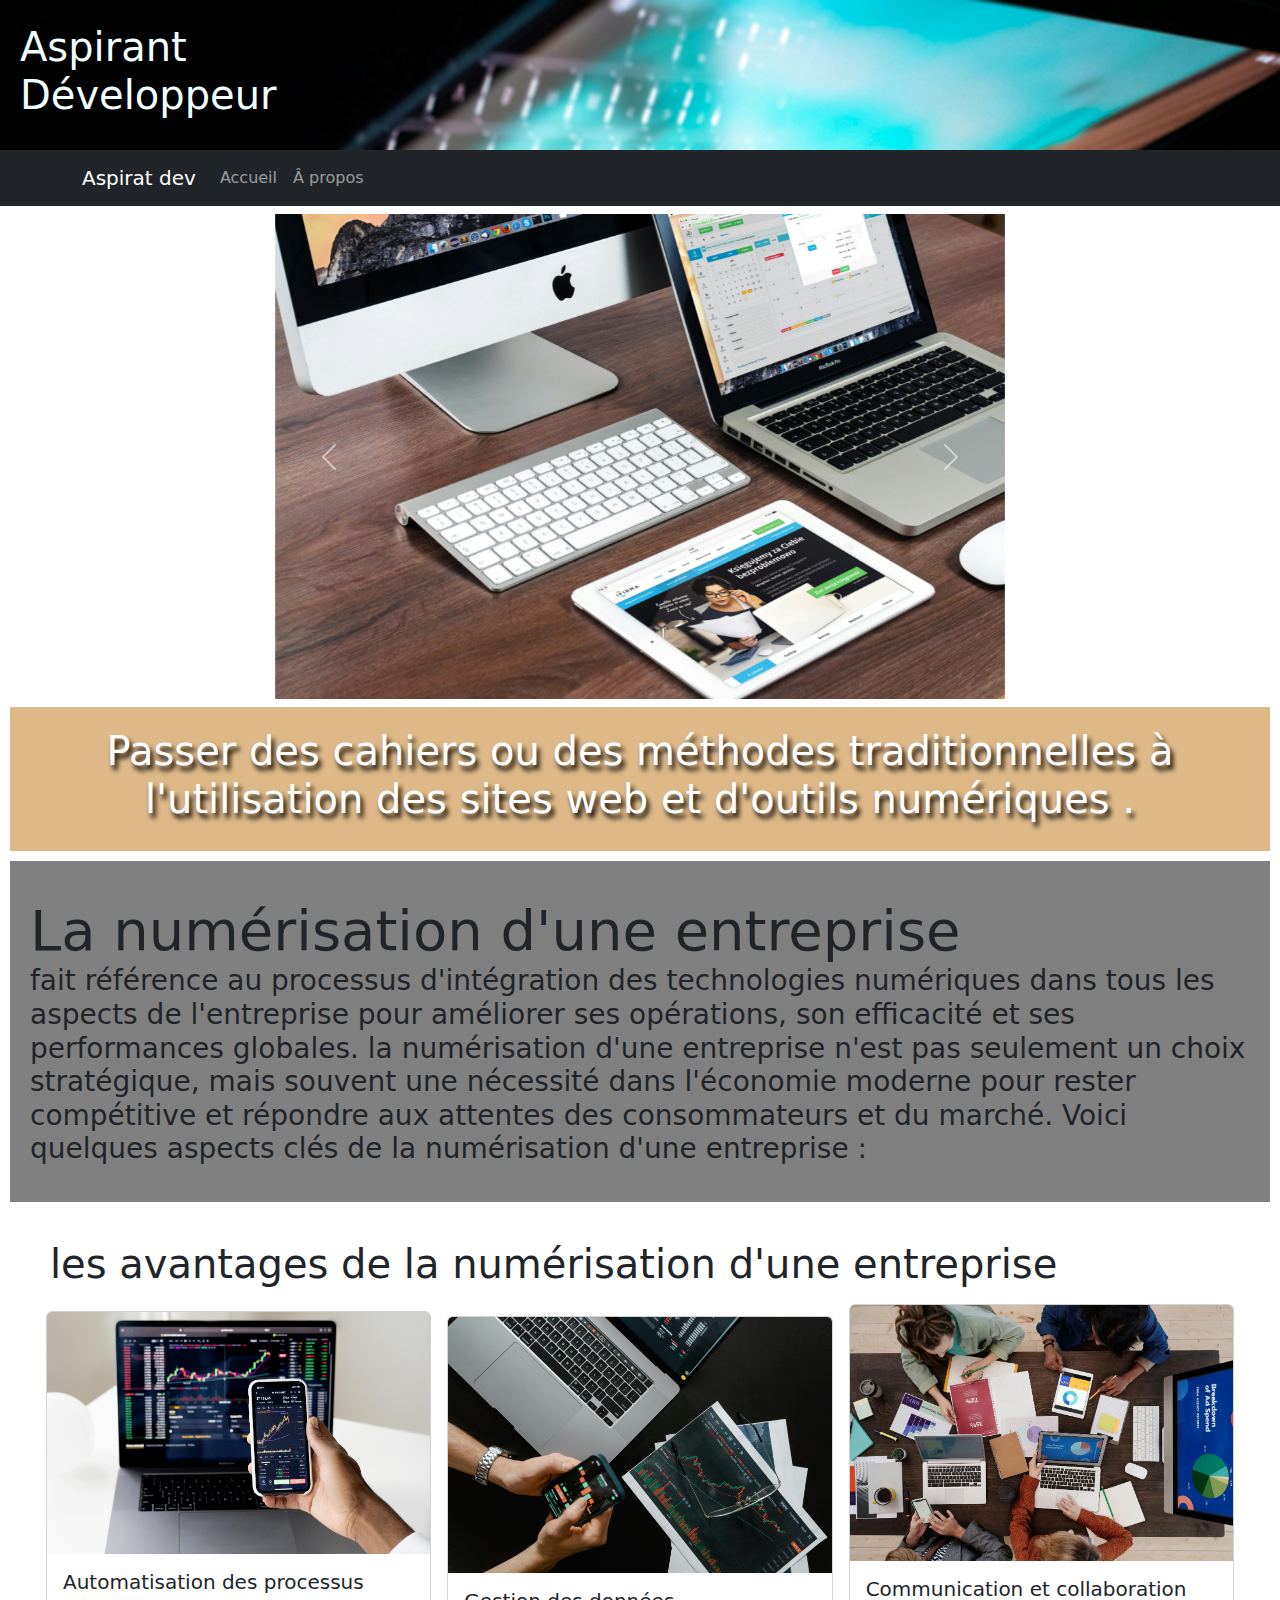
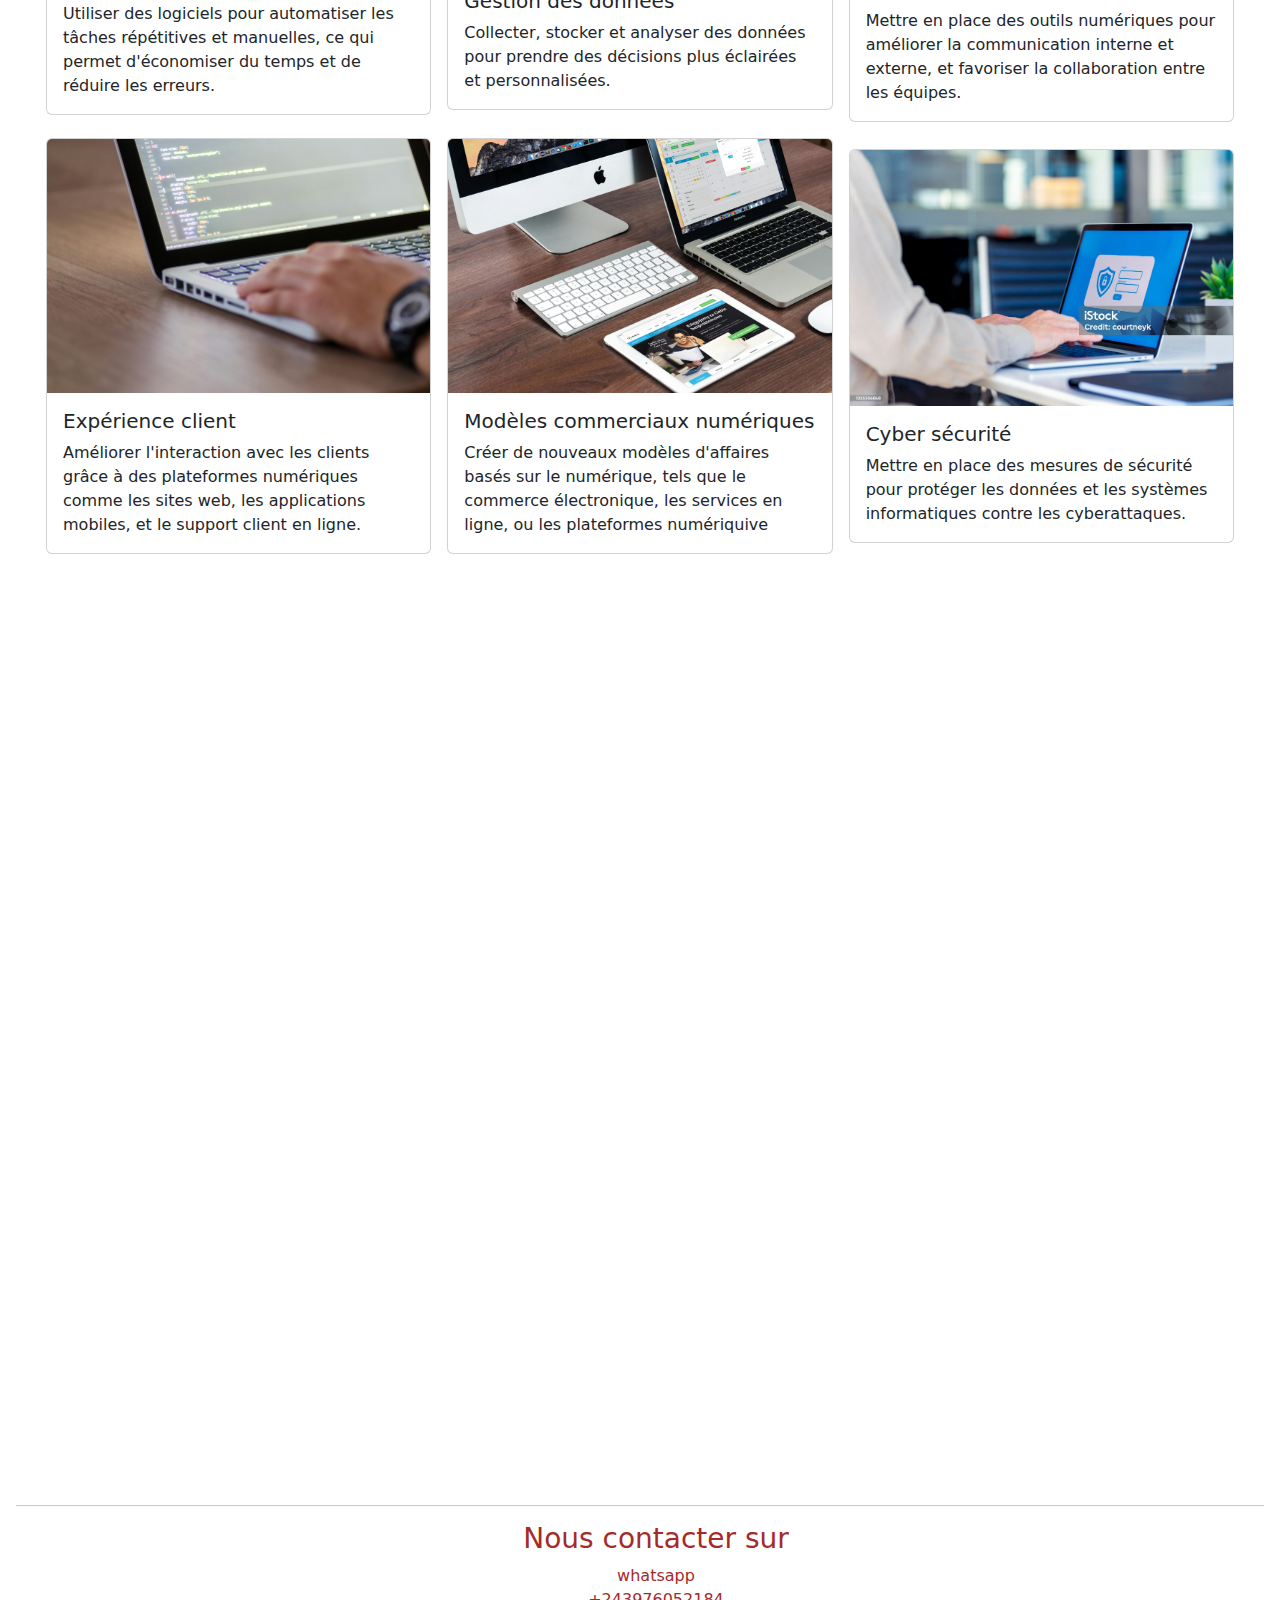
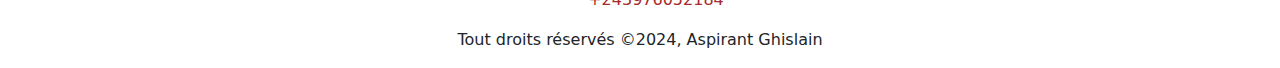
<file: index.html>
<!DOCTYPE html>
<html lang="fr">
<head>
    <meta charset="UTF-8">
    <meta name="viewport" content="width=device-width, initial-scale=1.0">
    <title>accueil</title>
    <link rel="stylesheet" href="bootstrap/bootstrap-5.3.3-dist/css/bootstrap.css">
    <link rel="stylesheet" href="styles.css">
    
</head>
<body>
    <header>
        <div id="image">
            <h1 class="aspirant">Aspirant <br> Développeur</h1>
        </div>
        <header>
            <nav class="navbar navbar-expand-lg navbar-dark bg-dark" aria-label="Eighth navbar example">
            <div class="container">
              <a class="navbar-brand" href="#">Aspirat dev</a>
              <button class="navbar-toggler" type="button" data-bs-toggle="collapse" data-bs-target="#navbarsExample07" aria-controls="navbarsExample07" aria-expanded="false" aria-label="Toggle navigation">
                <span class="navbar-toggler-icon"></span>
              </button>
        
              <div class="collapse navbar-collapse" id="navbarsExample07">
                <ul class="navbar-nav me-auto mb-2 mb-lg-0">
                  <li class="nav-item">
                    <a class="nav-link >" aria-current="page" href="index.php">Accueil</a>
                  </li>
                  <li class="nav-item">
                    <a class="nav-link " href="apropos.php">Â propos</a>
                  </li>
                  
                  
                
              </div>
            </div>
          </nav>
                 
        </header>
    </header>
    <main>
            <section class="carousel">
                <div class="col-md-7 p-2  ">
                    <div id="carouselExampleInterval justify-content-center" class="carousel slide" data-bs-ride="carousel">
                        <div class="carousel-inner">
                        <div class="carousel-item active" data-bs-interval="3000">
                            <img src="image/titre.jpg" class="d-block w-100"  alt="...">
                        </div>
                        <div class="carousel-item" data-bs-interval="3000">
                            <img src="image/un.jpg" class="d-block w-100" alt="...">
                        </div>
                        <div class="carousel-item">
                            <img src="image/deux.jpg" class="d-block w-100" alt="...">
                        </div>
                        <div class="carousel-item">
                            <img src="image/deux.jpg" class="d-block w-100" alt="...">
                        </div>
                        </div>
                        <button class="carousel-control-prev" type="button" data-bs-target="#carouselExampleInterval" data-bs-slide="prev">
                        <span class="carousel-control-prev-icon" aria-hidden="true"></span>
                        <span class="visually-hidden">Previous</span>
                        </button>
                        <button class="carousel-control-next" type="button" data-bs-target="#carouselExampleInterval" data-bs-slide="next">
                        <span class="carousel-control-next-icon" aria-hidden="true"></span>
                        <span class="visually-hidden">Next</span>
                        </button>
                    </div>
                </div>
            </section>
            <section id="photo1A">
                <h1 id="titre1A">Passer des cahiers ou des méthodes traditionnelles à   l'utilisation des sites web et d'outils numériques .</h1>
            </section>
            <section id="num">
                <p>
                    <h3> <span id="numérisation">La numérisation d'une entreprise </span><br>fait référence au processus d'intégration des technologies numériques dans tous les aspects de l'entreprise pour améliorer ses opérations, son efficacité et ses performances globales.
                    la numérisation d'une entreprise n'est pas seulement un choix stratégique, mais souvent une nécessité dans l'économie moderne pour rester compétitive et répondre aux attentes des consommateurs et du marché.
                    Voici quelques aspects clés de la numérisation d'une entreprise :</h3>
                </p> 
            </section>
            <div class="row m-2">
                <h1>les avantages de la numérisation d'une entreprise </h1>
                <div class="col-lg-4 p-2">
                    <div class="card" width="auto">
                        <img src="image/image/premier.jpg" class="card-img-top" alt="...">
                            <div class="card-body">
                                <h5 class="card-title">Automatisation des processus</h5>
                                <p class="card-text"> Utiliser des logiciels pour automatiser les tâches répétitives et manuelles, ce qui permet d'économiser du temps et de réduire les erreurs.</p>
                            </div>      
                    </div>
                </div>
                <div class="col-lg-4 p-2">
                    <div class="card" width="auto">
                        <img src="image/image/stock.jpg" class="card-img-top" alt="...">
                            <div class="card-body">
                                <h5 class="card-title">Gestion des données</h5>
                                <p class="card-text">Collecter, stocker et analyser des données pour prendre des décisions plus    éclairées et personnalisées.</p>
                            </div>
                    </div>
                </div>
                <div class="col-lg-4 p-2">
                    <div class="card" width="auto">
                        <img src="image/image/coll.jpg" class="card-img-top" alt="...">
                            <div class="card-body">
                                <h5 class="card-title">Communication et collaboration</h5>
                                <p class="card-text"> Mettre en place des outils numériques pour améliorer la communication interne et externe, et favoriser la collaboration entre les équipes.</p>
                            </div>
                    </div>
                </div>
                <div class="col-lg-4 p-2">
                    <div class="card" width="auto">
                        <img src="image/image/client.jpg" class="card-img-top" alt="...">
                            <div class="card-body">
                                <h5 class="card-title">Expérience client</h5>
                                <p class="card-text">Améliorer l'interaction avec les clients grâce à des plateformes numériques comme les sites web, les applications mobiles, et le support client en ligne.</p>
                            </div>
                    </div>
                </div>
                <div class="col-lg-4 p-2">
                    <div class="card" width="auto">
                        <img src="image/image/ooo.jpg" class="card-img-top" alt="...">
                            <div class="card-body">
                                <h5 class="card-title">Modèles commerciaux numériques</h5>
                                <p class="card-text"> Créer de nouveaux modèles d'affaires basés sur le numérique, tels que le commerce électronique, les services en ligne, ou les plateformes numériquive</p>
                            </div>
                    </div>
                </div>
                <div class="col-lg-4 p-2">
                    <div class="card" width="auto">
                        <img src="image/image/securiter.jpg" class="card-img-top" alt="...">
                            <div class="card-body">
                                <h5 class="card-title">Cyber sécurité</h5>
                                <p class="card-text">Mettre en place des mesures de sécurité pour protéger les données et les systèmes informatiques contre les cyberattaques.</p>
                            </div>
                    </div>
                </div>
            </div>
            <!-- <section id="avantage">
                <div class="row m-3">
                    <div class="card-md-6">
                        <div class="accordion" id="accordionExample">
                            <div class="accordion-item">
                                <h2 class="accordion-header" id="headingOne">
                                <button class="accordion-button" type="button" data-bs-toggle="collapse" data-bs-target="#collapseOne" aria-expanded="true" aria-controls="collapseOne">
                                    Automatisation des processus
                                </button>
                                </h2>
                                <div id="collapseOne" class="accordion-collapse collapse show" aria-labelledby="headingOne" data-bs-parent="#accordionExample">
                                <div class="accordion-body">
                                Utiliser des logiciels pour automatiser les tâches répétitives et manuelles, ce qui permet d'économiser du temps et de réduire les erreurs.
                                </div>
                                </div>
                            </div>
                            <div class="accordion-item">
                                <h2 class="accordion-header" id="headingTwo">
                                <button class="accordion-button collapsed" type="button" data-bs-toggle="collapse" data-bs-target="#collapseTwo" aria-expanded="false" aria-controls="collapseTwo">
                                    Gestion des données
                                </button>
                                </h2>
                                <div id="collapseTwo" class="accordion-collapse collapse" aria-labelledby="headingTwo" data-bs-parent="#accordionExample">
                                <div class="accordion-body">
                                    Collecter, stocker et analyser des données pour prendre des décisions plus    éclairées et personnalisées.
                                </div>
                                </div>
                            </div>
                            <div class="accordion-item">
                                <h2 class="accordion-header" id="headingThree">
                                <button class="accordion-button collapsed" type="button" data-bs-toggle="collapse" data-bs-target="#collapseThree" aria-expanded="false" aria-controls="collapseThree">
                                    Communication et collaboration
                                </button>
                                </h2>
                                <div id="collapseThree" class="accordion-collapse collapse" aria-labelledby="headingThree" data-bs-parent="#accordionExample">
                                <div class="accordion-body">
                                    Mettre en place des outils numériques pour améliorer la communication     interne et externe, et favoriser la collaboration entre les équipes.
                                </div>
                                </div>
                            </div>

                            <div class="accordion-item">
                                <h2 class="accordion-header" id="headingFour">
                                <button class="accordion-button collapsed" type="button" data-bs-toggle="collapse" data-bs-target="#collapseFour" aria-expanded="false" aria-controls="collapseFour">
                                    Expérience client
                                </button>
                                </h2>
                                <div id="collapseFour" class="accordion-collapse collapse" aria-labelledby="headingFour" data-bs-parent="#accordionExample">
                                <div class="accordion-body">
                                Améliorer l'interaction avec les clients grâce à des plateformes numériques comme les sites web, les applications mobiles, et le support client en ligne.
                                </div>
                                </div>
                            </div>

                            <div class="accordion-item">
                                <h2 class="accordion-header" id="headingFive">
                                <button class="accordion-button collapsed" type="button" data-bs-toggle="collapse" data-bs-target="#collapseFive" aria-expanded="false" aria-controls="collapseFive">
                                    Modèles commerciaux numériques
                                </button>
                                </h2>
                                <div id="collapseFive" class="accordion-collapse collapse" aria-labelledby="headingFive" data-bs-parent="#accordionExample">
                                <div class="accordion-body">
                                Créer de nouveaux modèles d'affaires basés sur le numérique, tels que le commerce électronique, les services en ligne, ou les plateformes numériquive
                                </div>
                                </div>
                            </div>

                            <div class="accordion-item">
                                <h2 class="accordion-header" id="headingSixe">
                                <button class="accordion-button collapsed" type="button" data-bs-toggle="collapse" data-bs-target="#collapseSixe" aria-expanded="false" aria-controls="collapseSixe">
                                    Cybersécurité
                                </button>
                                </h2>
                                <div id="collapseSixe" class="accordion-collapse collapse" aria-labelledby="headingSixe" data-bs-parent="#accordionExample">
                                <div class="accordion-body">
                                Mettre en place des mesures de sécurité pour protéger les données et les systèmes informatiques contre les cyberattaques.
                                </div>
                                </div>
                            </div>
                        </div>
                    </div>
                </div>
            </section> -->
            <center>
                <iframe src="https://docs.google.com/forms/d/e/1FAIpQLSfTiYYpoD9YL-UG-7HKyXA_aPn_OBRLWpnw07OHlhWHd93rjg/viewform?embedded=true" width="640" height="882" frameborder="0" marginheight="0" marginwidth="0">Chargement…</iframe>
            </center>
            
    </main>    
    <footer>
        <footer class="footer m-3 ">
            <hr> 
             
                  <div class="footercontact"> 
                      
                          
                      <ul>
                          <li><h3>Nous contacter sur</h3>  </li>
                          <li><a class="bi bi-whatsapp" href="https://wa.me/+243976052184">whatsapp</a></li>
                          <li><a class="bi bi-facebook" href="tel:+243976052184">+243976052184</a></li> 
                          
                          
                          
                      </ul>
                  </div>
             
              <div class="titrefooter text text-center">
                <p>Tout droits réservés &copy;2024, Aspirant Ghislain</p>
             </div>
      </footer>
    </footer>
    <script src="bootstrap/bootstrap-5.3.3-dist/js/bootstrap.js"></script>
</body>
</html>
</file>
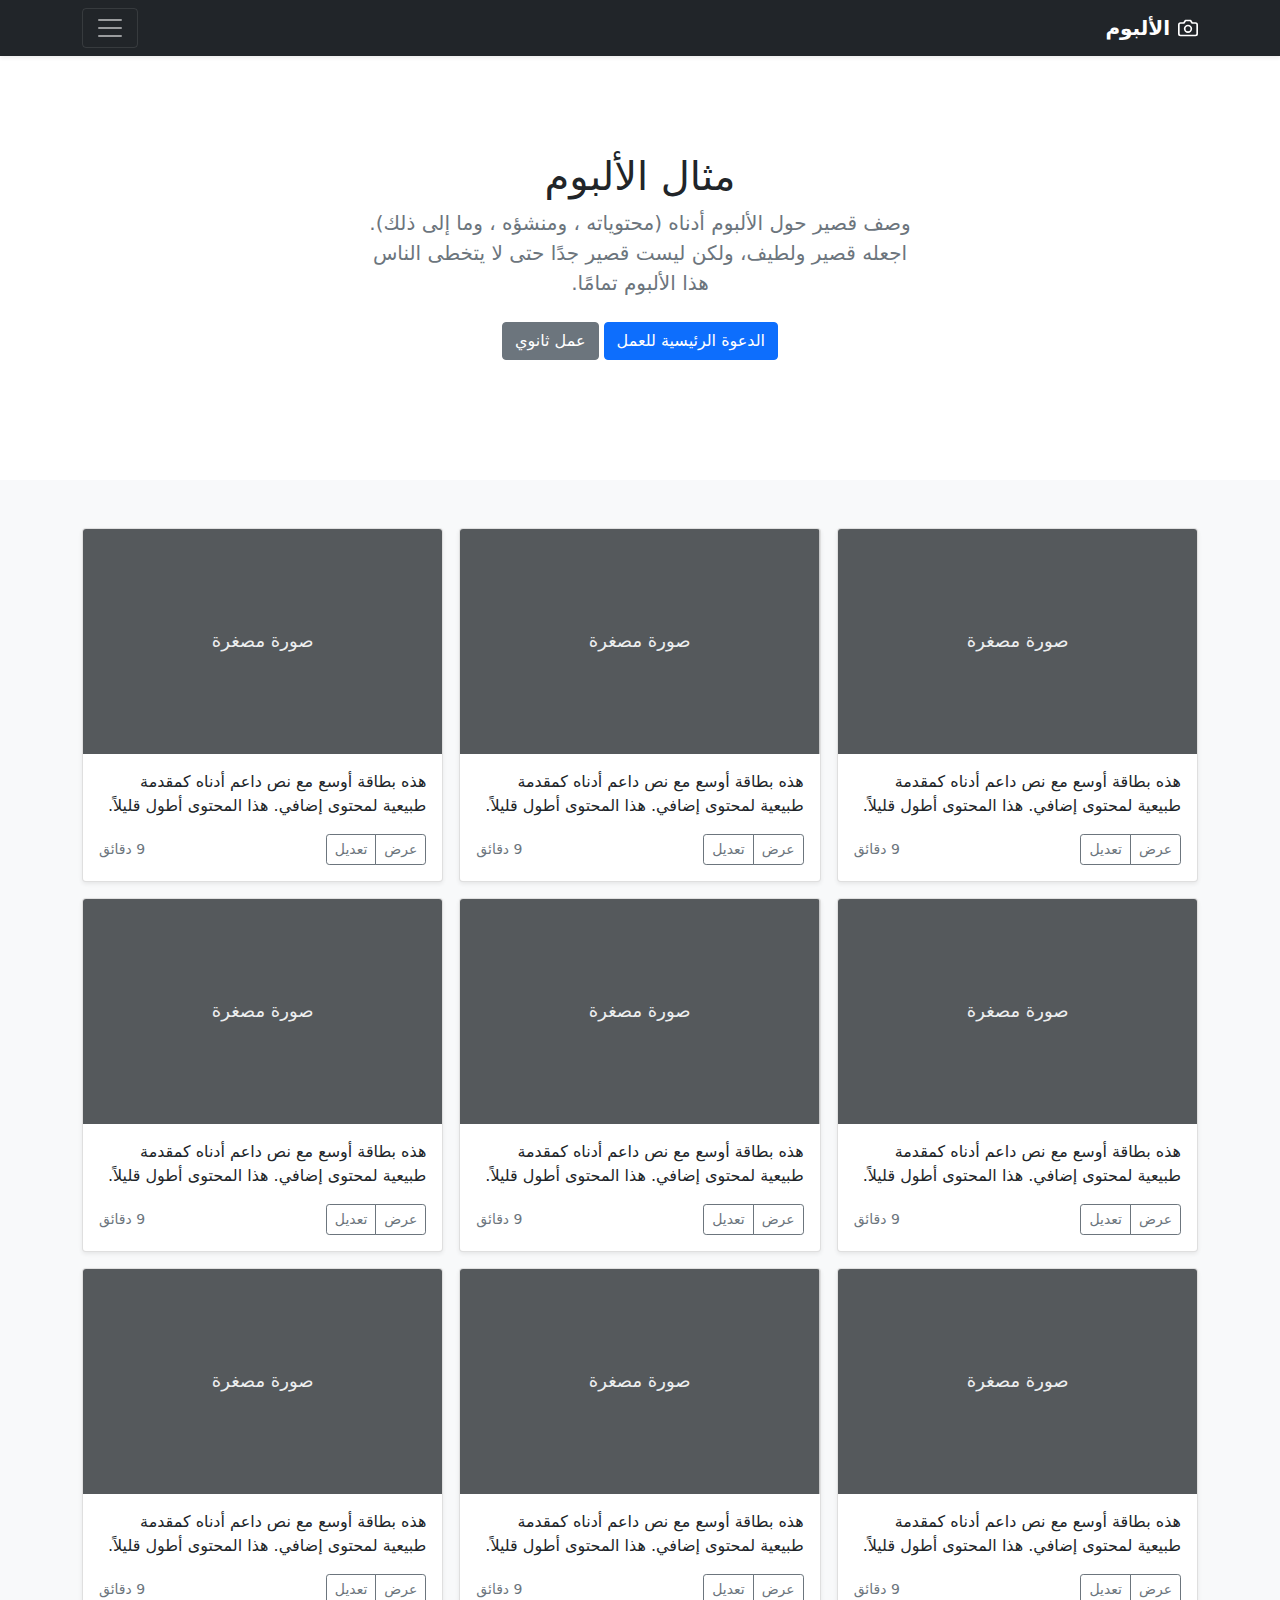
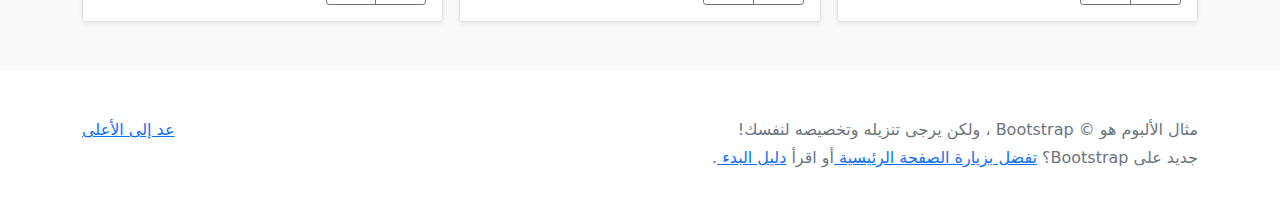
<file: bootstrap/bootstrap-5.0.2-examples/bootstrap-5.0.2-examples/album-rtl/index.html>
<!doctype html>
<html lang="ar" dir="rtl">
  <head>
    <meta charset="utf-8">
    <meta name="viewport" content="width=device-width, initial-scale=1">
    <meta name="description" content="">
    <meta name="author" content="Mark Otto, Jacob Thornton, and Bootstrap contributors">
    <meta name="generator" content="Hugo 0.84.0">
    <title>مثال الألبوم · Bootstrap v5.0</title>

    <link rel="canonical" href="https://getbootstrap.com/docs/5.0/examples/album-rtl/">

    

    <!-- Bootstrap core CSS -->
<link href="../assets/dist/css/bootstrap.rtl.min.css" rel="stylesheet">

    <style>
      .bd-placeholder-img {
        font-size: 1.125rem;
        text-anchor: middle;
        -webkit-user-select: none;
        -moz-user-select: none;
        user-select: none;
      }

      @media (min-width: 768px) {
        .bd-placeholder-img-lg {
          font-size: 3.5rem;
        }
      }
    </style>

    
  </head>
  <body>
    
<header>
  <div class="collapse bg-dark" id="navbarHeader">
    <div class="container">
      <div class="row">
        <div class="col-sm-8 col-md-7 py-4">
          <h4 class="text-white">حول</h4>
          <p class="text-muted">أضف بعض المعلومات حول الألبوم، المؤلف، أو أي سياق خلفية آخر. اجعلها بضع جمل حتى يتمكن الزوار من التقاط بعض التلميحات المفيدة. ثم اربطها ببعض مواقع التواصل الاجتماعي أو معلومات الاتصال.</p>
        </div>
        <div class="col-sm-4 offset-md-1 py-4">
          <h4 class="text-white">تواصل معي</h4>
          <ul class="list-unstyled">
            <li><a href="#" class="text-white">تابعني على تويتر</a></li>
            <li><a href="#" class="text-white">شاركني الإعجاب في فيسبوك</a></li>
            <li><a href="#" class="text-white">راسلني على البريد الإلكتروني</a></li>
          </ul>
        </div>
      </div>
    </div>
  </div>
  <div class="navbar navbar-dark bg-dark shadow-sm">
    <div class="container">
      <a href="#" class="navbar-brand d-flex align-items-center">
        <svg xmlns="http://www.w3.org/2000/svg" width="20" height="20" fill="none" stroke="currentColor" stroke-linecap="round" stroke-linejoin="round" stroke-width="2" aria-hidden="true" class="me-2" viewBox="0 0 24 24"><path d="M23 19a2 2 0 0 1-2 2H3a2 2 0 0 1-2-2V8a2 2 0 0 1 2-2h4l2-3h6l2 3h4a2 2 0 0 1 2 2z"/><circle cx="12" cy="13" r="4"/></svg>
        <strong>الألبوم</strong>
      </a>
      <button class="navbar-toggler" type="button" data-bs-toggle="collapse" data-bs-target="#navbarHeader" aria-controls="navbarHeader" aria-expanded="false" aria-label="تبديل التنقل">
        <span class="navbar-toggler-icon"></span>
      </button>
    </div>
  </div>
</header>

<main>

  <section class="py-5 text-center container">
    <div class="row py-lg-5">
      <div class="col-lg-6 col-md-8 mx-auto">
        <h1 class="fw-light">مثال الألبوم</h1>
        <p class="lead text-muted">وصف قصير حول الألبوم أدناه (محتوياته ، ومنشؤه ، وما إلى ذلك). اجعله قصير ولطيف، ولكن ليست قصير جدًا حتى لا يتخطى الناس هذا الألبوم تمامًا.</p>
        <p>
          <a href="#" class="btn btn-primary my-2">الدعوة الرئيسية للعمل</a>
          <a href="#" class="btn btn-secondary my-2">عمل ثانوي</a>
        </p>
      </div>
    </div>
  </section>

  <div class="album py-5 bg-light">
    <div class="container">

      <div class="row row-cols-1 row-cols-sm-2 row-cols-md-3 g-3">
        <div class="col">
          <div class="card shadow-sm">
            <svg class="bd-placeholder-img card-img-top" width="100%" height="225" xmlns="http://www.w3.org/2000/svg" role="img" aria-label="Placeholder: صورة مصغرة" preserveAspectRatio="xMidYMid slice" focusable="false"><title>Placeholder</title><rect width="100%" height="100%" fill="#55595c"/><text x="50%" y="50%" fill="#eceeef" dy=".3em">صورة مصغرة</text></svg>

            <div class="card-body">
              <p class="card-text">هذه بطاقة أوسع مع نص داعم أدناه كمقدمة طبيعية لمحتوى إضافي. هذا المحتوى أطول قليلاً.</p>
              <div class="d-flex justify-content-between align-items-center">
                <div class="btn-group">
                  <button type="button" class="btn btn-sm btn-outline-secondary">عرض</button>
                  <button type="button" class="btn btn-sm btn-outline-secondary">تعديل</button>
                </div>
                <small class="text-muted">9 دقائق</small>
              </div>
            </div>
          </div>
        </div>
        <div class="col">
          <div class="card shadow-sm">
            <svg class="bd-placeholder-img card-img-top" width="100%" height="225" xmlns="http://www.w3.org/2000/svg" role="img" aria-label="Placeholder: صورة مصغرة" preserveAspectRatio="xMidYMid slice" focusable="false"><title>Placeholder</title><rect width="100%" height="100%" fill="#55595c"/><text x="50%" y="50%" fill="#eceeef" dy=".3em">صورة مصغرة</text></svg>

            <div class="card-body">
              <p class="card-text">هذه بطاقة أوسع مع نص داعم أدناه كمقدمة طبيعية لمحتوى إضافي. هذا المحتوى أطول قليلاً.</p>
              <div class="d-flex justify-content-between align-items-center">
                <div class="btn-group">
                  <button type="button" class="btn btn-sm btn-outline-secondary">عرض</button>
                  <button type="button" class="btn btn-sm btn-outline-secondary">تعديل</button>
                </div>
                <small class="text-muted">9 دقائق</small>
              </div>
            </div>
          </div>
        </div>
        <div class="col">
          <div class="card shadow-sm">
            <svg class="bd-placeholder-img card-img-top" width="100%" height="225" xmlns="http://www.w3.org/2000/svg" role="img" aria-label="Placeholder: صورة مصغرة" preserveAspectRatio="xMidYMid slice" focusable="false"><title>Placeholder</title><rect width="100%" height="100%" fill="#55595c"/><text x="50%" y="50%" fill="#eceeef" dy=".3em">صورة مصغرة</text></svg>

            <div class="card-body">
              <p class="card-text">هذه بطاقة أوسع مع نص داعم أدناه كمقدمة طبيعية لمحتوى إضافي. هذا المحتوى أطول قليلاً.</p>
              <div class="d-flex justify-content-between align-items-center">
                <div class="btn-group">
                  <button type="button" class="btn btn-sm btn-outline-secondary">عرض</button>
                  <button type="button" class="btn btn-sm btn-outline-secondary">تعديل</button>
                </div>
                <small class="text-muted">9 دقائق</small>
              </div>
            </div>
          </div>
        </div>

        <div class="col">
          <div class="card shadow-sm">
            <svg class="bd-placeholder-img card-img-top" width="100%" height="225" xmlns="http://www.w3.org/2000/svg" role="img" aria-label="Placeholder: صورة مصغرة" preserveAspectRatio="xMidYMid slice" focusable="false"><title>Placeholder</title><rect width="100%" height="100%" fill="#55595c"/><text x="50%" y="50%" fill="#eceeef" dy=".3em">صورة مصغرة</text></svg>

            <div class="card-body">
              <p class="card-text">هذه بطاقة أوسع مع نص داعم أدناه كمقدمة طبيعية لمحتوى إضافي. هذا المحتوى أطول قليلاً.</p>
              <div class="d-flex justify-content-between align-items-center">
                <div class="btn-group">
                  <button type="button" class="btn btn-sm btn-outline-secondary">عرض</button>
                  <button type="button" class="btn btn-sm btn-outline-secondary">تعديل</button>
                </div>
                <small class="text-muted">9 دقائق</small>
              </div>
            </div>
          </div>
        </div>
        <div class="col">
          <div class="card shadow-sm">
            <svg class="bd-placeholder-img card-img-top" width="100%" height="225" xmlns="http://www.w3.org/2000/svg" role="img" aria-label="Placeholder: صورة مصغرة" preserveAspectRatio="xMidYMid slice" focusable="false"><title>Placeholder</title><rect width="100%" height="100%" fill="#55595c"/><text x="50%" y="50%" fill="#eceeef" dy=".3em">صورة مصغرة</text></svg>

            <div class="card-body">
              <p class="card-text">هذه بطاقة أوسع مع نص داعم أدناه كمقدمة طبيعية لمحتوى إضافي. هذا المحتوى أطول قليلاً.</p>
              <div class="d-flex justify-content-between align-items-center">
                <div class="btn-group">
                  <button type="button" class="btn btn-sm btn-outline-secondary">عرض</button>
                  <button type="button" class="btn btn-sm btn-outline-secondary">تعديل</button>
                </div>
                <small class="text-muted">9 دقائق</small>
              </div>
            </div>
          </div>
        </div>
        <div class="col">
          <div class="card shadow-sm">
            <svg class="bd-placeholder-img card-img-top" width="100%" height="225" xmlns="http://www.w3.org/2000/svg" role="img" aria-label="Placeholder: صورة مصغرة" preserveAspectRatio="xMidYMid slice" focusable="false"><title>Placeholder</title><rect width="100%" height="100%" fill="#55595c"/><text x="50%" y="50%" fill="#eceeef" dy=".3em">صورة مصغرة</text></svg>

            <div class="card-body">
              <p class="card-text">هذه بطاقة أوسع مع نص داعم أدناه كمقدمة طبيعية لمحتوى إضافي. هذا المحتوى أطول قليلاً.</p>
              <div class="d-flex justify-content-between align-items-center">
                <div class="btn-group">
                  <button type="button" class="btn btn-sm btn-outline-secondary">عرض</button>
                  <button type="button" class="btn btn-sm btn-outline-secondary">تعديل</button>
                </div>
                <small class="text-muted">9 دقائق</small>
              </div>
            </div>
          </div>
        </div>

        <div class="col">
          <div class="card shadow-sm">
            <svg class="bd-placeholder-img card-img-top" width="100%" height="225" xmlns="http://www.w3.org/2000/svg" role="img" aria-label="Placeholder: صورة مصغرة" preserveAspectRatio="xMidYMid slice" focusable="false"><title>Placeholder</title><rect width="100%" height="100%" fill="#55595c"/><text x="50%" y="50%" fill="#eceeef" dy=".3em">صورة مصغرة</text></svg>

            <div class="card-body">
              <p class="card-text">هذه بطاقة أوسع مع نص داعم أدناه كمقدمة طبيعية لمحتوى إضافي. هذا المحتوى أطول قليلاً.</p>
              <div class="d-flex justify-content-between align-items-center">
                <div class="btn-group">
                  <button type="button" class="btn btn-sm btn-outline-secondary">عرض</button>
                  <button type="button" class="btn btn-sm btn-outline-secondary">تعديل</button>
                </div>
                <small class="text-muted">9 دقائق</small>
              </div>
            </div>
          </div>
        </div>
        <div class="col">
          <div class="card shadow-sm">
            <svg class="bd-placeholder-img card-img-top" width="100%" height="225" xmlns="http://www.w3.org/2000/svg" role="img" aria-label="Placeholder: صورة مصغرة" preserveAspectRatio="xMidYMid slice" focusable="false"><title>Placeholder</title><rect width="100%" height="100%" fill="#55595c"/><text x="50%" y="50%" fill="#eceeef" dy=".3em">صورة مصغرة</text></svg>

            <div class="card-body">
              <p class="card-text">هذه بطاقة أوسع مع نص داعم أدناه كمقدمة طبيعية لمحتوى إضافي. هذا المحتوى أطول قليلاً.</p>
              <div class="d-flex justify-content-between align-items-center">
                <div class="btn-group">
                  <button type="button" class="btn btn-sm btn-outline-secondary">عرض</button>
                  <button type="button" class="btn btn-sm btn-outline-secondary">تعديل</button>
                </div>
                <small class="text-muted">9 دقائق</small>
              </div>
            </div>
          </div>
        </div>
        <div class="col">
          <div class="card shadow-sm">
            <svg class="bd-placeholder-img card-img-top" width="100%" height="225" xmlns="http://www.w3.org/2000/svg" role="img" aria-label="Placeholder: صورة مصغرة" preserveAspectRatio="xMidYMid slice" focusable="false"><title>Placeholder</title><rect width="100%" height="100%" fill="#55595c"/><text x="50%" y="50%" fill="#eceeef" dy=".3em">صورة مصغرة</text></svg>

            <div class="card-body">
              <p class="card-text">هذه بطاقة أوسع مع نص داعم أدناه كمقدمة طبيعية لمحتوى إضافي. هذا المحتوى أطول قليلاً.</p>
              <div class="d-flex justify-content-between align-items-center">
                <div class="btn-group">
                  <button type="button" class="btn btn-sm btn-outline-secondary">عرض</button>
                  <button type="button" class="btn btn-sm btn-outline-secondary">تعديل</button>
                </div>
                <small class="text-muted">9 دقائق</small>
              </div>
            </div>
          </div>
        </div>
      </div>
    </div>
  </div>

</main>

<footer class="text-muted py-5">
  <div class="container">
    <p class="float-end mb-1">
      <a href="#">عد إلى الأعلى</a>
    </p>
    <p class="mb-1">مثال الألبوم هو © Bootstrap ، ولكن يرجى تنزيله وتخصيصه لنفسك!</p>
    <p class="mb-0">جديد على Bootstrap؟ <a href="/"> تفضل بزيارة الصفحة الرئيسية </a> أو اقرأ <a href="../getting-started/introduction/ "> دليل البدء </a>.</p>
  </div>
</footer>


    <script src="../assets/dist/js/bootstrap.bundle.min.js"></script>

      
  </body>
</html>
</file>
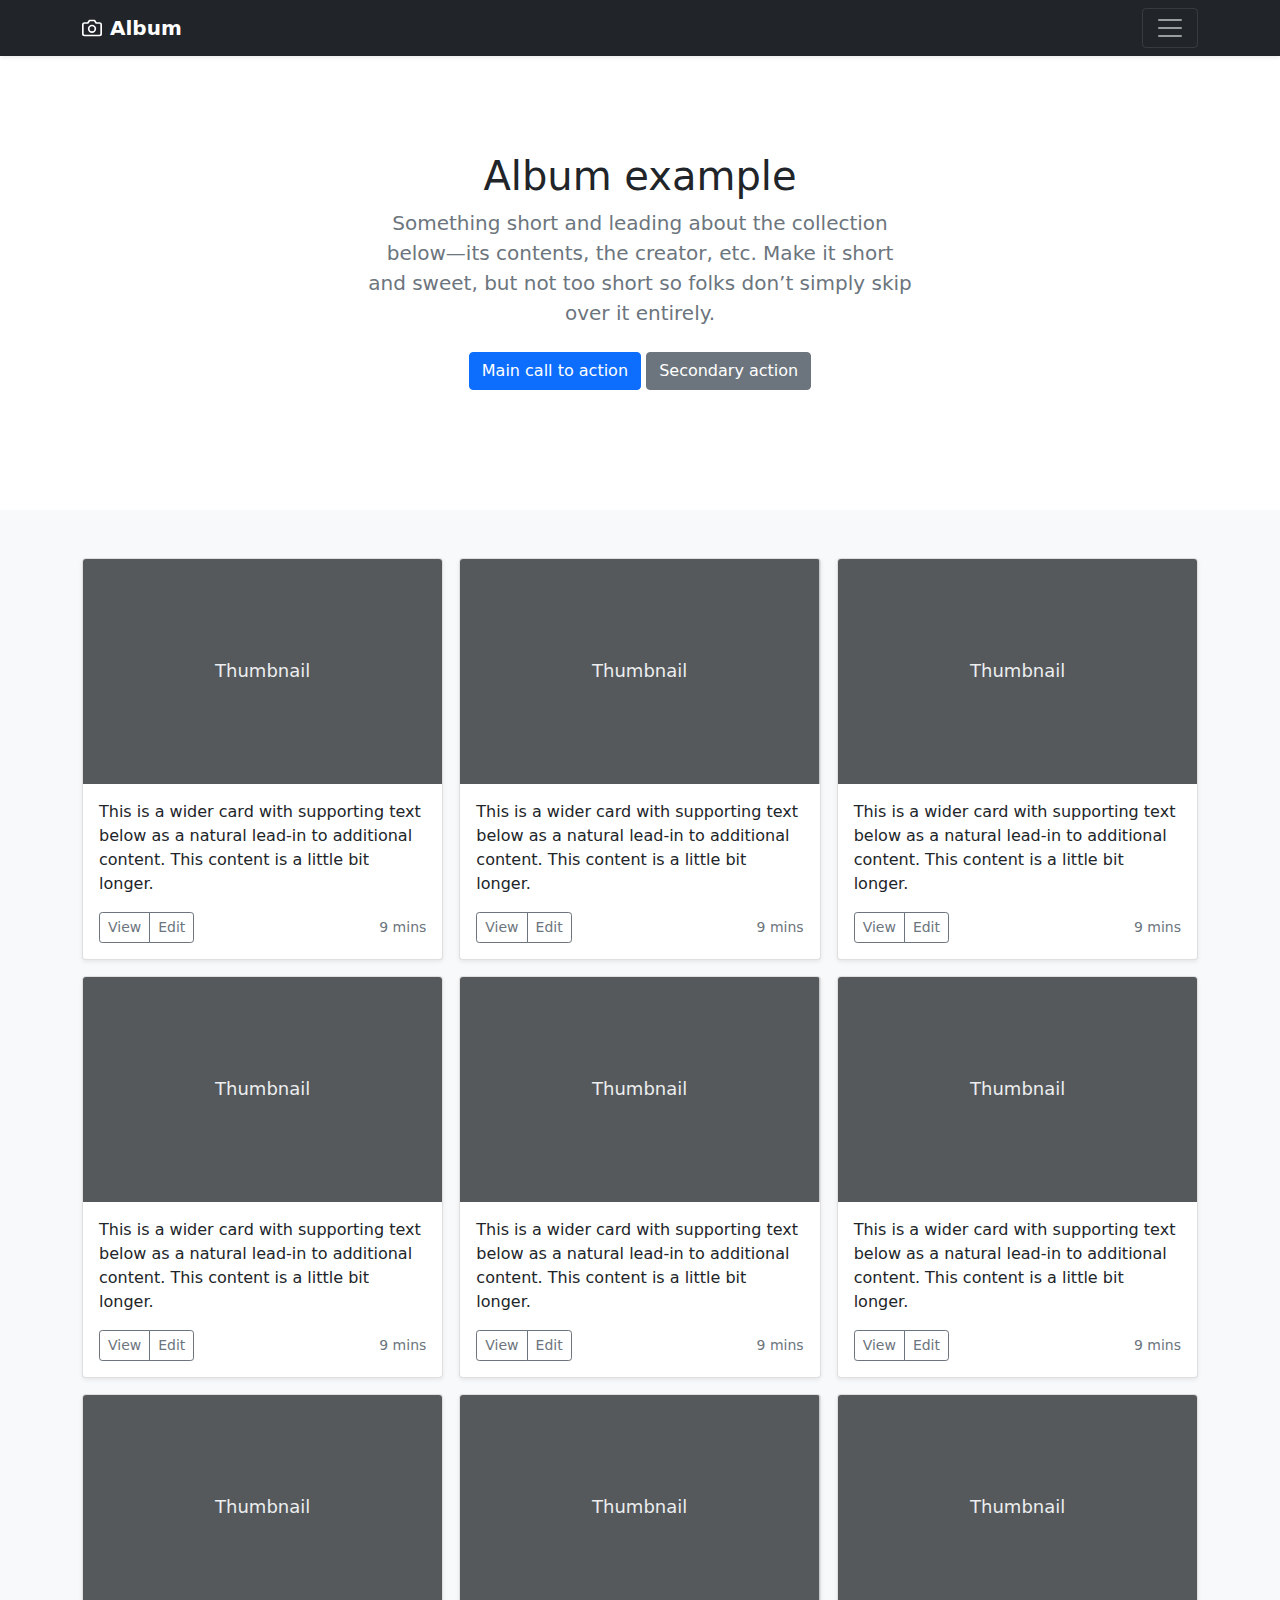
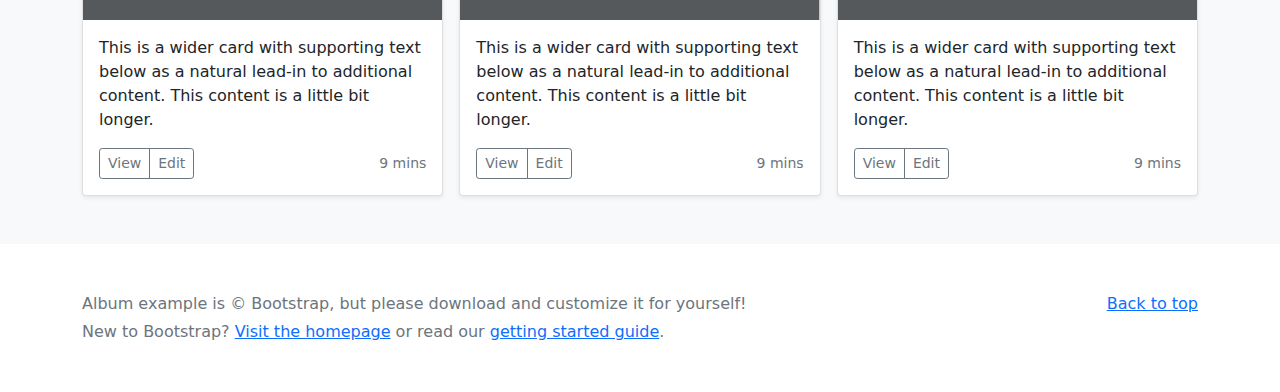
<file: bootstrap/bootstrap-5.0.2-examples/bootstrap-5.0.2-examples/album/index.html>
<!doctype html>
<html lang="en">
  <head>
    <meta charset="utf-8">
    <meta name="viewport" content="width=device-width, initial-scale=1">
    <meta name="description" content="">
    <meta name="author" content="Mark Otto, Jacob Thornton, and Bootstrap contributors">
    <meta name="generator" content="Hugo 0.84.0">
    <title>Album example · Bootstrap v5.0</title>

    <link rel="canonical" href="https://getbootstrap.com/docs/5.0/examples/album/">

    

    <!-- Bootstrap core CSS -->
<link href="../assets/dist/css/bootstrap.min.css" rel="stylesheet">

    <style>
      .bd-placeholder-img {
        font-size: 1.125rem;
        text-anchor: middle;
        -webkit-user-select: none;
        -moz-user-select: none;
        user-select: none;
      }

      @media (min-width: 768px) {
        .bd-placeholder-img-lg {
          font-size: 3.5rem;
        }
      }
    </style>

    
  </head>
  <body>
    
<header>
  <div class="collapse bg-dark" id="navbarHeader">
    <div class="container">
      <div class="row">
        <div class="col-sm-8 col-md-7 py-4">
          <h4 class="text-white">About</h4>
          <p class="text-muted">Add some information about the album below, the author, or any other background context. Make it a few sentences long so folks can pick up some informative tidbits. Then, link them off to some social networking sites or contact information.</p>
        </div>
        <div class="col-sm-4 offset-md-1 py-4">
          <h4 class="text-white">Contact</h4>
          <ul class="list-unstyled">
            <li><a href="#" class="text-white">Follow on Twitter</a></li>
            <li><a href="#" class="text-white">Like on Facebook</a></li>
            <li><a href="#" class="text-white">Email me</a></li>
          </ul>
        </div>
      </div>
    </div>
  </div>
  <div class="navbar navbar-dark bg-dark shadow-sm">
    <div class="container">
      <a href="#" class="navbar-brand d-flex align-items-center">
        <svg xmlns="http://www.w3.org/2000/svg" width="20" height="20" fill="none" stroke="currentColor" stroke-linecap="round" stroke-linejoin="round" stroke-width="2" aria-hidden="true" class="me-2" viewBox="0 0 24 24"><path d="M23 19a2 2 0 0 1-2 2H3a2 2 0 0 1-2-2V8a2 2 0 0 1 2-2h4l2-3h6l2 3h4a2 2 0 0 1 2 2z"/><circle cx="12" cy="13" r="4"/></svg>
        <strong>Album</strong>
      </a>
      <button class="navbar-toggler" type="button" data-bs-toggle="collapse" data-bs-target="#navbarHeader" aria-controls="navbarHeader" aria-expanded="false" aria-label="Toggle navigation">
        <span class="navbar-toggler-icon"></span>
      </button>
    </div>
  </div>
</header>

<main>

  <section class="py-5 text-center container">
    <div class="row py-lg-5">
      <div class="col-lg-6 col-md-8 mx-auto">
        <h1 class="fw-light">Album example</h1>
        <p class="lead text-muted">Something short and leading about the collection below—its contents, the creator, etc. Make it short and sweet, but not too short so folks don’t simply skip over it entirely.</p>
        <p>
          <a href="#" class="btn btn-primary my-2">Main call to action</a>
          <a href="#" class="btn btn-secondary my-2">Secondary action</a>
        </p>
      </div>
    </div>
  </section>

  <div class="album py-5 bg-light">
    <div class="container">

      <div class="row row-cols-1 row-cols-sm-2 row-cols-md-3 g-3">
        <div class="col">
          <div class="card shadow-sm">
            <svg class="bd-placeholder-img card-img-top" width="100%" height="225" xmlns="http://www.w3.org/2000/svg" role="img" aria-label="Placeholder: Thumbnail" preserveAspectRatio="xMidYMid slice" focusable="false"><title>Placeholder</title><rect width="100%" height="100%" fill="#55595c"/><text x="50%" y="50%" fill="#eceeef" dy=".3em">Thumbnail</text></svg>

            <div class="card-body">
              <p class="card-text">This is a wider card with supporting text below as a natural lead-in to additional content. This content is a little bit longer.</p>
              <div class="d-flex justify-content-between align-items-center">
                <div class="btn-group">
                  <button type="button" class="btn btn-sm btn-outline-secondary">View</button>
                  <button type="button" class="btn btn-sm btn-outline-secondary">Edit</button>
                </div>
                <small class="text-muted">9 mins</small>
              </div>
            </div>
          </div>
        </div>
        <div class="col">
          <div class="card shadow-sm">
            <svg class="bd-placeholder-img card-img-top" width="100%" height="225" xmlns="http://www.w3.org/2000/svg" role="img" aria-label="Placeholder: Thumbnail" preserveAspectRatio="xMidYMid slice" focusable="false"><title>Placeholder</title><rect width="100%" height="100%" fill="#55595c"/><text x="50%" y="50%" fill="#eceeef" dy=".3em">Thumbnail</text></svg>

            <div class="card-body">
              <p class="card-text">This is a wider card with supporting text below as a natural lead-in to additional content. This content is a little bit longer.</p>
              <div class="d-flex justify-content-between align-items-center">
                <div class="btn-group">
                  <button type="button" class="btn btn-sm btn-outline-secondary">View</button>
                  <button type="button" class="btn btn-sm btn-outline-secondary">Edit</button>
                </div>
                <small class="text-muted">9 mins</small>
              </div>
            </div>
          </div>
        </div>
        <div class="col">
          <div class="card shadow-sm">
            <svg class="bd-placeholder-img card-img-top" width="100%" height="225" xmlns="http://www.w3.org/2000/svg" role="img" aria-label="Placeholder: Thumbnail" preserveAspectRatio="xMidYMid slice" focusable="false"><title>Placeholder</title><rect width="100%" height="100%" fill="#55595c"/><text x="50%" y="50%" fill="#eceeef" dy=".3em">Thumbnail</text></svg>

            <div class="card-body">
              <p class="card-text">This is a wider card with supporting text below as a natural lead-in to additional content. This content is a little bit longer.</p>
              <div class="d-flex justify-content-between align-items-center">
                <div class="btn-group">
                  <button type="button" class="btn btn-sm btn-outline-secondary">View</button>
                  <button type="button" class="btn btn-sm btn-outline-secondary">Edit</button>
                </div>
                <small class="text-muted">9 mins</small>
              </div>
            </div>
          </div>
        </div>

        <div class="col">
          <div class="card shadow-sm">
            <svg class="bd-placeholder-img card-img-top" width="100%" height="225" xmlns="http://www.w3.org/2000/svg" role="img" aria-label="Placeholder: Thumbnail" preserveAspectRatio="xMidYMid slice" focusable="false"><title>Placeholder</title><rect width="100%" height="100%" fill="#55595c"/><text x="50%" y="50%" fill="#eceeef" dy=".3em">Thumbnail</text></svg>

            <div class="card-body">
              <p class="card-text">This is a wider card with supporting text below as a natural lead-in to additional content. This content is a little bit longer.</p>
              <div class="d-flex justify-content-between align-items-center">
                <div class="btn-group">
                  <button type="button" class="btn btn-sm btn-outline-secondary">View</button>
                  <button type="button" class="btn btn-sm btn-outline-secondary">Edit</button>
                </div>
                <small class="text-muted">9 mins</small>
              </div>
            </div>
          </div>
        </div>
        <div class="col">
          <div class="card shadow-sm">
            <svg class="bd-placeholder-img card-img-top" width="100%" height="225" xmlns="http://www.w3.org/2000/svg" role="img" aria-label="Placeholder: Thumbnail" preserveAspectRatio="xMidYMid slice" focusable="false"><title>Placeholder</title><rect width="100%" height="100%" fill="#55595c"/><text x="50%" y="50%" fill="#eceeef" dy=".3em">Thumbnail</text></svg>

            <div class="card-body">
              <p class="card-text">This is a wider card with supporting text below as a natural lead-in to additional content. This content is a little bit longer.</p>
              <div class="d-flex justify-content-between align-items-center">
                <div class="btn-group">
                  <button type="button" class="btn btn-sm btn-outline-secondary">View</button>
                  <button type="button" class="btn btn-sm btn-outline-secondary">Edit</button>
                </div>
                <small class="text-muted">9 mins</small>
              </div>
            </div>
          </div>
        </div>
        <div class="col">
          <div class="card shadow-sm">
            <svg class="bd-placeholder-img card-img-top" width="100%" height="225" xmlns="http://www.w3.org/2000/svg" role="img" aria-label="Placeholder: Thumbnail" preserveAspectRatio="xMidYMid slice" focusable="false"><title>Placeholder</title><rect width="100%" height="100%" fill="#55595c"/><text x="50%" y="50%" fill="#eceeef" dy=".3em">Thumbnail</text></svg>

            <div class="card-body">
              <p class="card-text">This is a wider card with supporting text below as a natural lead-in to additional content. This content is a little bit longer.</p>
              <div class="d-flex justify-content-between align-items-center">
                <div class="btn-group">
                  <button type="button" class="btn btn-sm btn-outline-secondary">View</button>
                  <button type="button" class="btn btn-sm btn-outline-secondary">Edit</button>
                </div>
                <small class="text-muted">9 mins</small>
              </div>
            </div>
          </div>
        </div>

        <div class="col">
          <div class="card shadow-sm">
            <svg class="bd-placeholder-img card-img-top" width="100%" height="225" xmlns="http://www.w3.org/2000/svg" role="img" aria-label="Placeholder: Thumbnail" preserveAspectRatio="xMidYMid slice" focusable="false"><title>Placeholder</title><rect width="100%" height="100%" fill="#55595c"/><text x="50%" y="50%" fill="#eceeef" dy=".3em">Thumbnail</text></svg>

            <div class="card-body">
              <p class="card-text">This is a wider card with supporting text below as a natural lead-in to additional content. This content is a little bit longer.</p>
              <div class="d-flex justify-content-between align-items-center">
                <div class="btn-group">
                  <button type="button" class="btn btn-sm btn-outline-secondary">View</button>
                  <button type="button" class="btn btn-sm btn-outline-secondary">Edit</button>
                </div>
                <small class="text-muted">9 mins</small>
              </div>
            </div>
          </div>
        </div>
        <div class="col">
          <div class="card shadow-sm">
            <svg class="bd-placeholder-img card-img-top" width="100%" height="225" xmlns="http://www.w3.org/2000/svg" role="img" aria-label="Placeholder: Thumbnail" preserveAspectRatio="xMidYMid slice" focusable="false"><title>Placeholder</title><rect width="100%" height="100%" fill="#55595c"/><text x="50%" y="50%" fill="#eceeef" dy=".3em">Thumbnail</text></svg>

            <div class="card-body">
              <p class="card-text">This is a wider card with supporting text below as a natural lead-in to additional content. This content is a little bit longer.</p>
              <div class="d-flex justify-content-between align-items-center">
                <div class="btn-group">
                  <button type="button" class="btn btn-sm btn-outline-secondary">View</button>
                  <button type="button" class="btn btn-sm btn-outline-secondary">Edit</button>
                </div>
                <small class="text-muted">9 mins</small>
              </div>
            </div>
          </div>
        </div>
        <div class="col">
          <div class="card shadow-sm">
            <svg class="bd-placeholder-img card-img-top" width="100%" height="225" xmlns="http://www.w3.org/2000/svg" role="img" aria-label="Placeholder: Thumbnail" preserveAspectRatio="xMidYMid slice" focusable="false"><title>Placeholder</title><rect width="100%" height="100%" fill="#55595c"/><text x="50%" y="50%" fill="#eceeef" dy=".3em">Thumbnail</text></svg>

            <div class="card-body">
              <p class="card-text">This is a wider card with supporting text below as a natural lead-in to additional content. This content is a little bit longer.</p>
              <div class="d-flex justify-content-between align-items-center">
                <div class="btn-group">
                  <button type="button" class="btn btn-sm btn-outline-secondary">View</button>
                  <button type="button" class="btn btn-sm btn-outline-secondary">Edit</button>
                </div>
                <small class="text-muted">9 mins</small>
              </div>
            </div>
          </div>
        </div>
      </div>
    </div>
  </div>

</main>

<footer class="text-muted py-5">
  <div class="container">
    <p class="float-end mb-1">
      <a href="#">Back to top</a>
    </p>
    <p class="mb-1">Album example is &copy; Bootstrap, but please download and customize it for yourself!</p>
    <p class="mb-0">New to Bootstrap? <a href="/">Visit the homepage</a> or read our <a href="../getting-started/introduction/">getting started guide</a>.</p>
  </div>
</footer>


    <script src="../assets/dist/js/bootstrap.bundle.min.js"></script>

      
  </body>
</html>
</file>
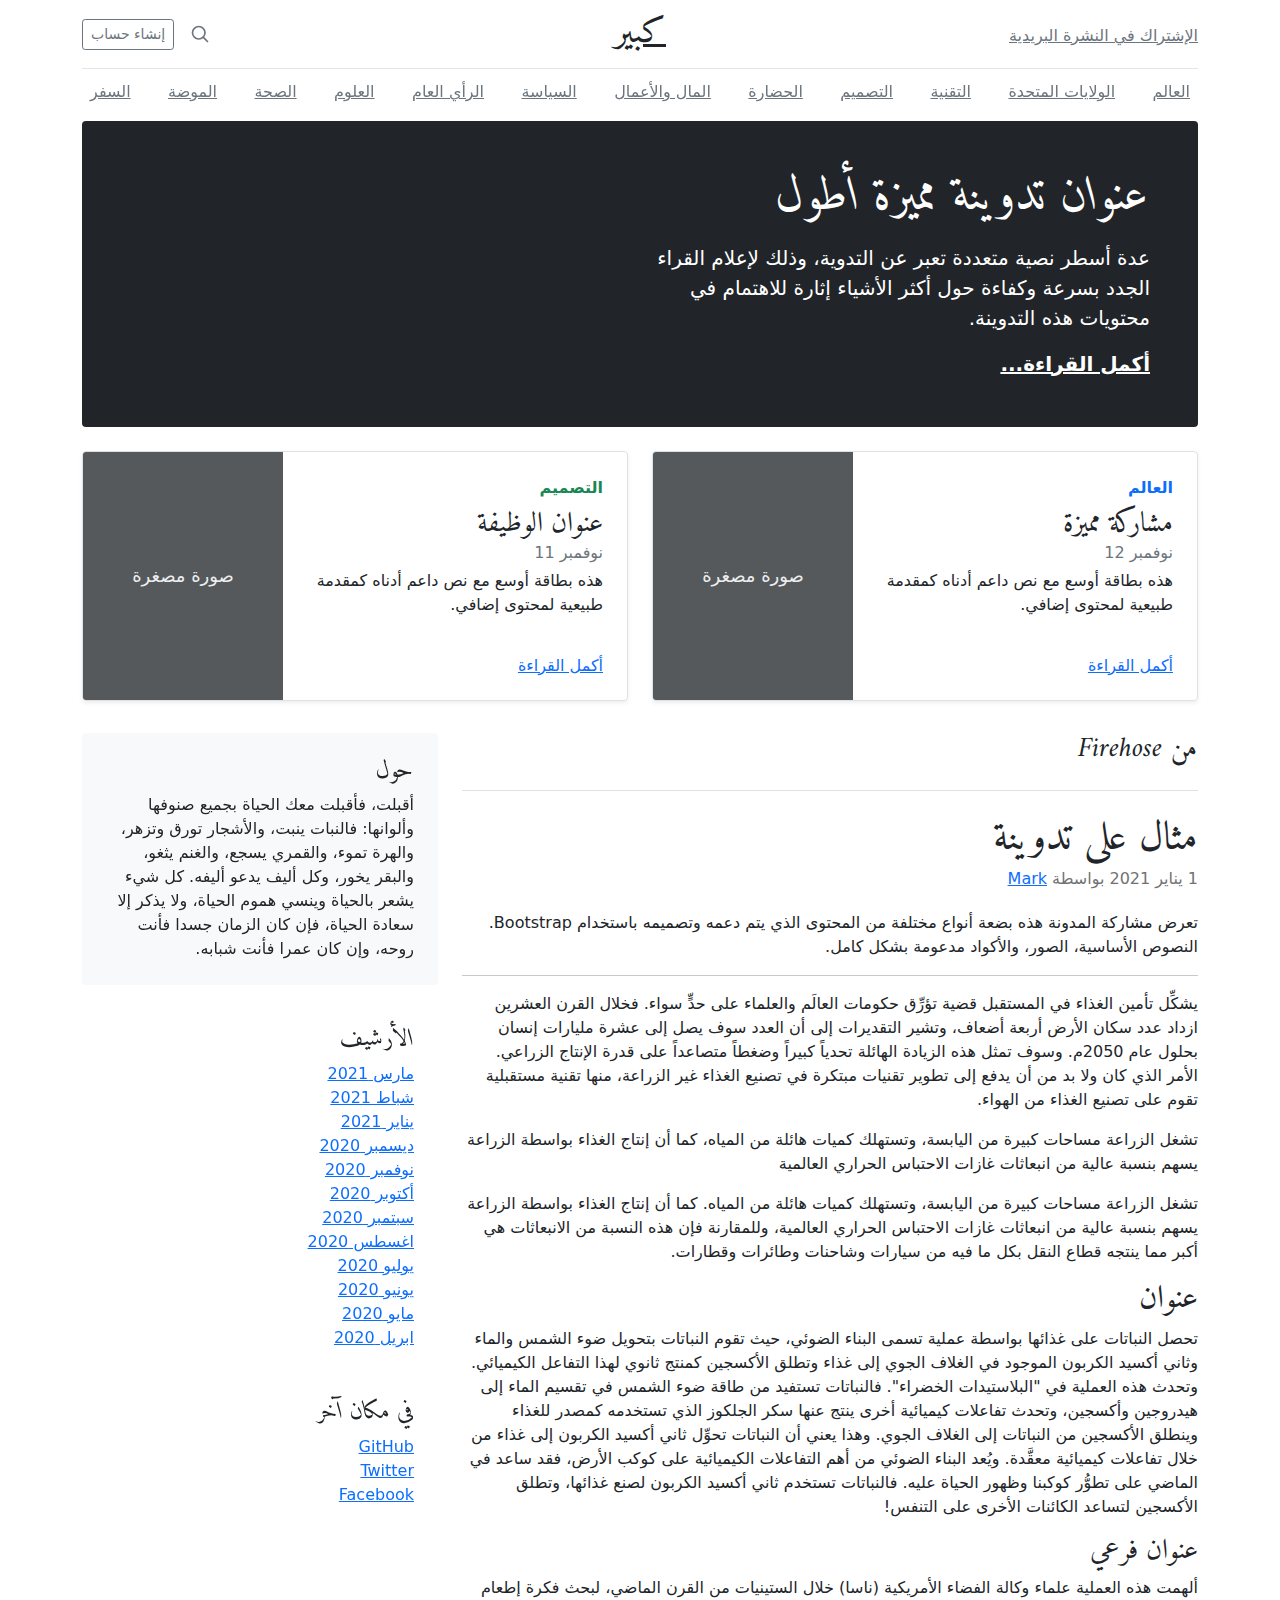
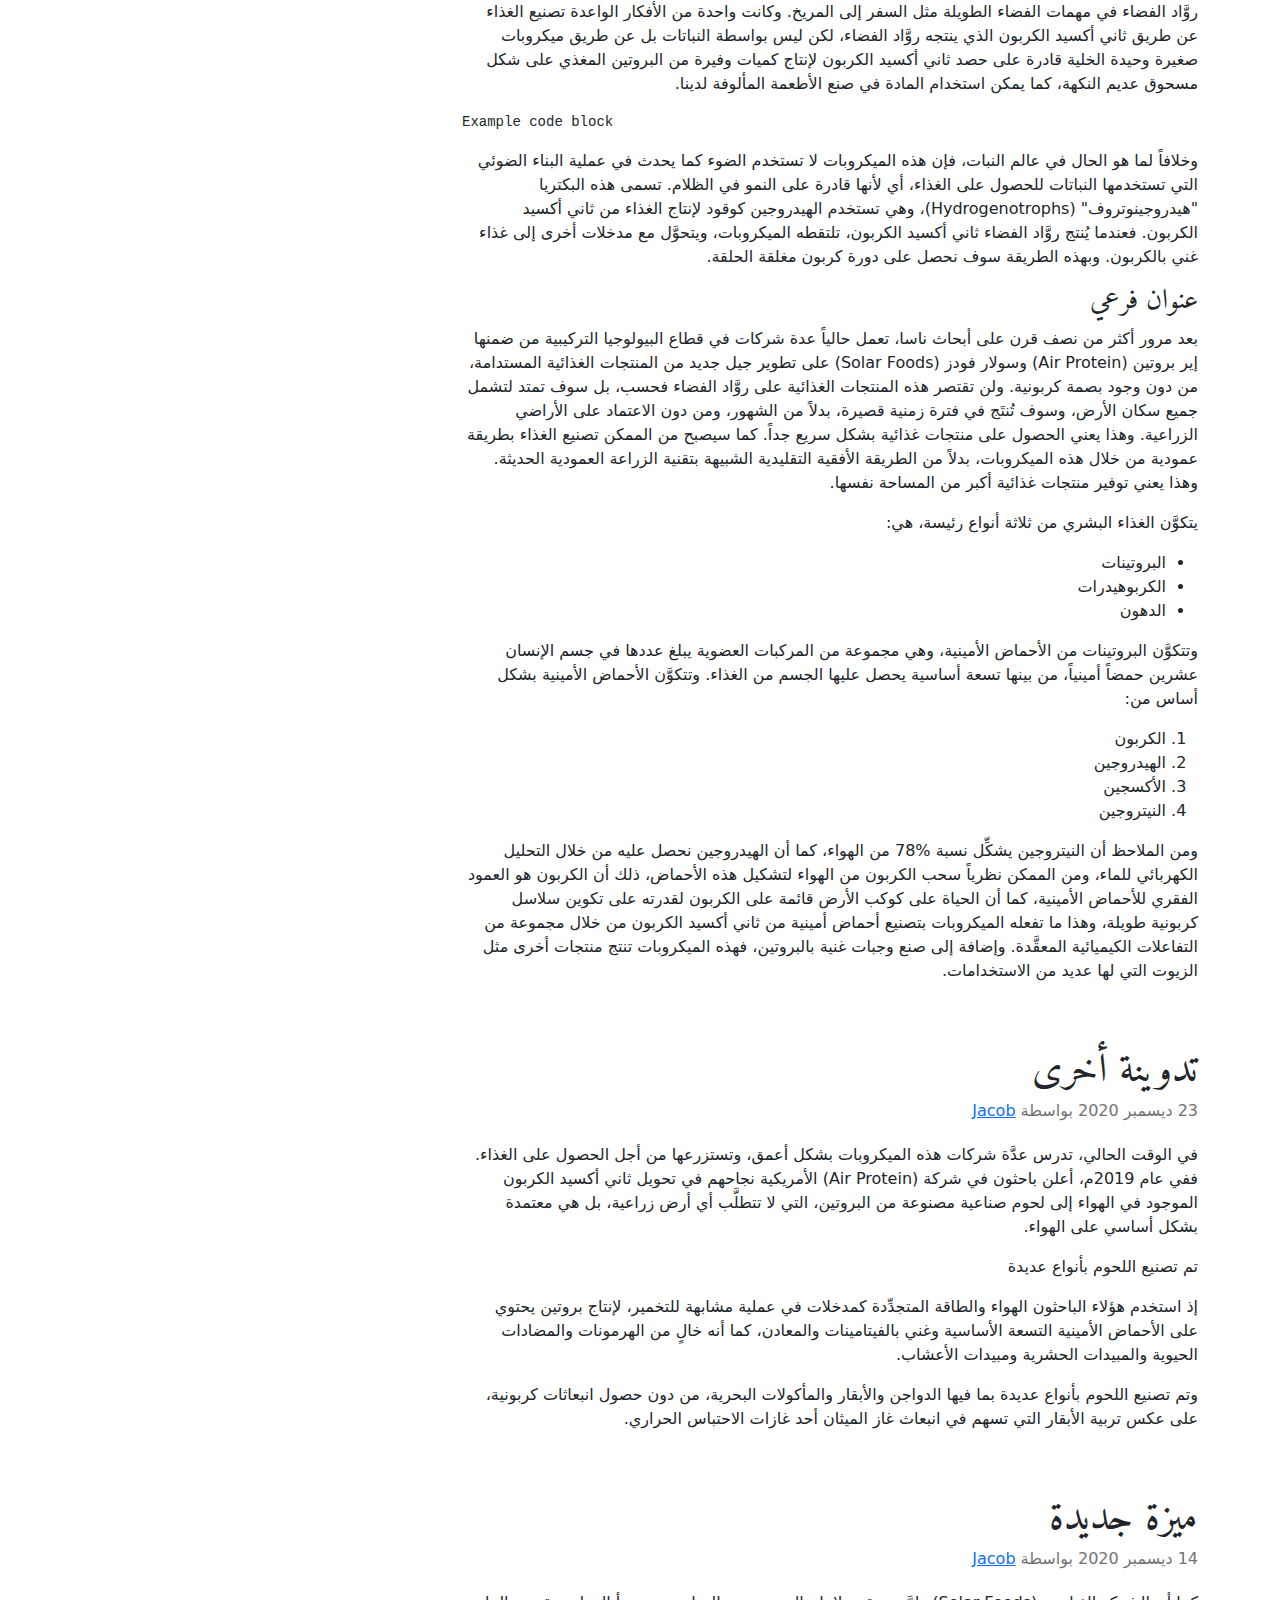
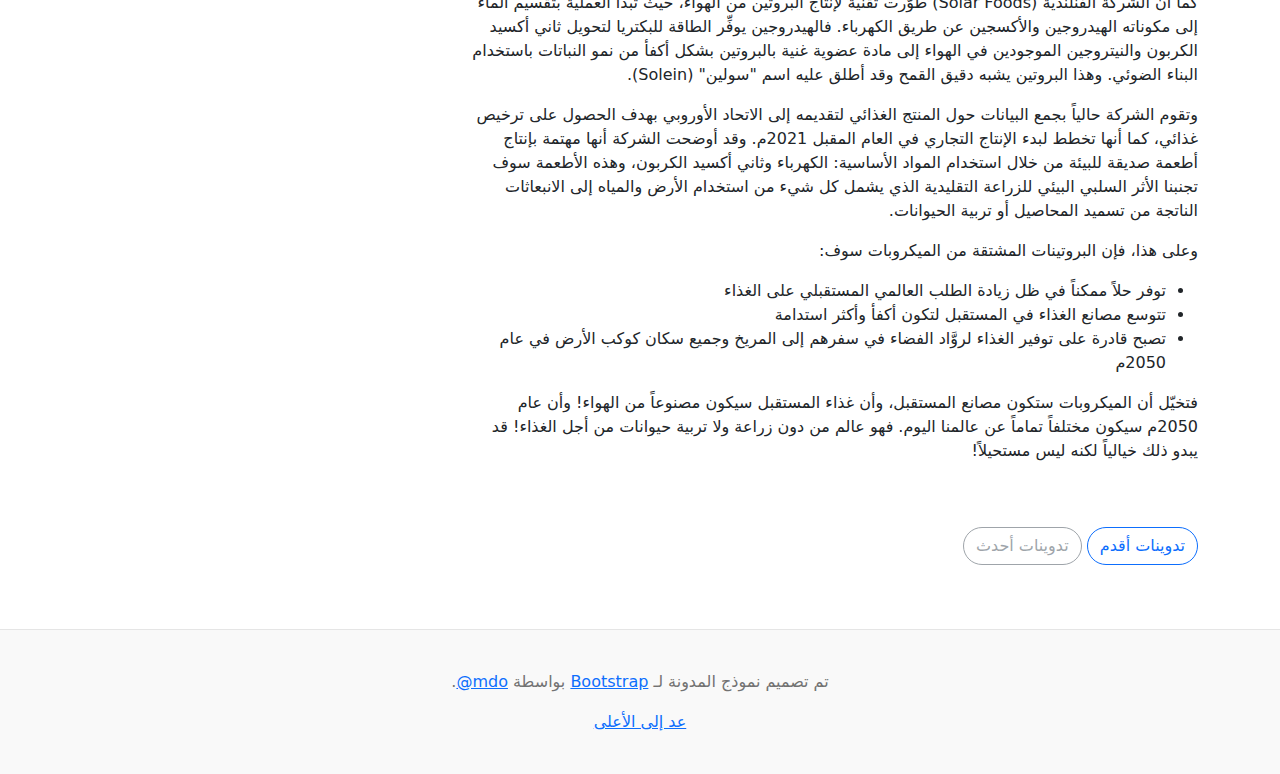
<file: bootstrap/bootstrap-5.0.2-examples/bootstrap-5.0.2-examples/blog-rtl/index.html>
<!doctype html>
<html lang="ar" dir="rtl">
  <head>
    <meta charset="utf-8">
    <meta name="viewport" content="width=device-width, initial-scale=1">
    <meta name="description" content="">
    <meta name="author" content="Mark Otto, Jacob Thornton, and Bootstrap contributors">
    <meta name="generator" content="Hugo 0.84.0">
    <title>قالب المدونة · Bootstrap v5.0</title>

    <link rel="canonical" href="https://getbootstrap.com/docs/5.0/examples/blog-rtl/">

    

    <!-- Bootstrap core CSS -->
<link href="../assets/dist/css/bootstrap.rtl.min.css" rel="stylesheet">

    <style>
      .bd-placeholder-img {
        font-size: 1.125rem;
        text-anchor: middle;
        -webkit-user-select: none;
        -moz-user-select: none;
        user-select: none;
      }

      @media (min-width: 768px) {
        .bd-placeholder-img-lg {
          font-size: 3.5rem;
        }
      }
    </style>

    
    <!-- Custom styles for this template -->
    <link href="https://fonts.googleapis.com/css?family=Amiri:wght@400;700&amp;display=swap" rel="stylesheet">
    <!-- Custom styles for this template -->
    <link href="../blog/blog.rtl.css" rel="stylesheet">
  </head>
  <body>
    
<div class="container">
  <header class="blog-header py-3">
    <div class="row flex-nowrap justify-content-between align-items-center">
      <div class="col-4 pt-1">
        <a class="link-secondary" href="#">الإشتراك في النشرة البريدية</a>
      </div>
      <div class="col-4 text-center">
        <a class="blog-header-logo text-dark" href="#">كبير</a>
      </div>
      <div class="col-4 d-flex justify-content-end align-items-center">
        <a class="link-secondary" href="#" aria-label="بحث">
          <svg xmlns="http://www.w3.org/2000/svg" width="20" height="20" fill="none" stroke="currentColor" stroke-linecap="round" stroke-linejoin="round" stroke-width="2" class="mx-3" role="img" viewBox="0 0 24 24"><title>بحث</title><circle cx="10.5" cy="10.5" r="7.5"/><path d="M21 21l-5.2-5.2"/></svg>
        </a>
        <a class="btn btn-sm btn-outline-secondary" href="#">إنشاء حساب</a>
      </div>
    </div>
  </header>

  <div class="nav-scroller py-1 mb-2">
    <nav class="nav d-flex justify-content-between">
      <a class="p-2 link-secondary" href="#">العالم</a>
      <a class="p-2 link-secondary" href="#">الولايات المتحدة</a>
      <a class="p-2 link-secondary" href="#">التقنية</a>
      <a class="p-2 link-secondary" href="#">التصميم</a>
      <a class="p-2 link-secondary" href="#">الحضارة</a>
      <a class="p-2 link-secondary" href="#">المال والأعمال</a>
      <a class="p-2 link-secondary" href="#">السياسة</a>
      <a class="p-2 link-secondary" href="#">الرأي العام</a>
      <a class="p-2 link-secondary" href="#">العلوم</a>
      <a class="p-2 link-secondary" href="#">الصحة</a>
      <a class="p-2 link-secondary" href="#">الموضة</a>
      <a class="p-2 link-secondary" href="#">السفر</a>
    </nav>
  </div>
</div>

<main class="container">
  <div class="p-4 p-md-5 mb-4 text-white rounded bg-dark">
    <div class="col-md-6 px-0">
      <h1 class="display-4 fst-italic">عنوان تدوينة مميزة أطول</h1>
      <p class="lead my-3">عدة أسطر نصية متعددة تعبر عن التدوية، وذلك لإعلام القراء الجدد بسرعة وكفاءة حول أكثر الأشياء إثارة للاهتمام في محتويات هذه التدوينة.</p>
      <p class="lead mb-0"><a href="#" class="text-white fw-bold">أكمل القراءة...</a></p>
    </div>
  </div>

  <div class="row mb-2">
    <div class="col-md-6">
      <div class="row g-0 border rounded overflow-hidden flex-md-row mb-4 shadow-sm h-md-250 position-relative">
        <div class="col p-4 d-flex flex-column position-static">
          <strong class="d-inline-block mb-2 text-primary">العالم</strong>
          <h3 class="mb-0">مشاركة مميزة</h3>
          <div class="mb-1 text-muted">نوفمبر 12</div>
          <p class="card-text mb-auto">هذه بطاقة أوسع مع نص داعم أدناه كمقدمة طبيعية لمحتوى إضافي.</p>
          <a href="#" class="stretched-link">أكمل القراءة</a>
        </div>
        <div class="col-auto d-none d-lg-block">
          <svg class="bd-placeholder-img" width="200" height="250" xmlns="http://www.w3.org/2000/svg" role="img" aria-label="Placeholder: صورة مصغرة" preserveAspectRatio="xMidYMid slice" focusable="false"><title>Placeholder</title><rect width="100%" height="100%" fill="#55595c"/><text x="50%" y="50%" fill="#eceeef" dy=".3em">صورة مصغرة</text></svg>

        </div>
      </div>
    </div>
    <div class="col-md-6">
      <div class="row g-0 border rounded overflow-hidden flex-md-row mb-4 shadow-sm h-md-250 position-relative">
        <div class="col p-4 d-flex flex-column position-static">
          <strong class="d-inline-block mb-2 text-success">التصميم</strong>
          <h3 class="mb-0">عنوان الوظيفة</h3>
          <div class="mb-1 text-muted">نوفمبر 11</div>
          <p class="mb-auto">هذه بطاقة أوسع مع نص داعم أدناه كمقدمة طبيعية لمحتوى إضافي.</p>
          <a href="#" class="stretched-link">أكمل القراءة</a>
        </div>
        <div class="col-auto d-none d-lg-block">
          <svg class="bd-placeholder-img" width="200" height="250" xmlns="http://www.w3.org/2000/svg" role="img" aria-label="Placeholder: صورة مصغرة" preserveAspectRatio="xMidYMid slice" focusable="false"><title>Placeholder</title><rect width="100%" height="100%" fill="#55595c"/><text x="50%" y="50%" fill="#eceeef" dy=".3em">صورة مصغرة</text></svg>

        </div>
      </div>
    </div>
  </div>

  <div class="row">
    <div class="col-md-8">
      <h3 class="pb-4 mb-4 fst-italic border-bottom">
        من Firehose
      </h3>

      <article class="blog-post">
        <h2 class="blog-post-title">مثال على تدوينة</h2>
        <p class="blog-post-meta">1 يناير 2021 بواسطة <a href="#"> Mark </a></p>

        <p>تعرض مشاركة المدونة هذه بضعة أنواع مختلفة من المحتوى الذي يتم دعمه وتصميمه باستخدام Bootstrap. النصوص الأساسية، الصور، والأكواد مدعومة بشكل كامل.</p>
        <hr>
        <p>يشكِّل تأمين الغذاء في المستقبل قضية تؤرِّق حكومات العالَم والعلماء على حدٍّ سواء. فخلال القرن العشرين ازداد عدد سكان الأرض أربعة أضعاف، وتشير التقديرات إلى أن العدد سوف يصل إلى عشرة مليارات إنسان بحلول عام 2050م. وسوف تمثل هذه الزيادة الهائلة تحدياً كبيراً وضغطاً متصاعداً على قدرة الإنتاج الزراعي. الأمر الذي كان ولا بد من أن يدفع إلى تطوير تقنيات مبتكرة في تصنيع الغذاء غير الزراعة، منها تقنية مستقبلية تقوم على تصنيع الغذاء من الهواء.</p>
        <blockquote>
          <p>تشغل الزراعة مساحات كبيرة من اليابسة، وتستهلك كميات هائلة من المياه، كما أن إنتاج الغذاء بواسطة الزراعة يسهم بنسبة عالية من انبعاثات غازات الاحتباس الحراري العالمية</p>
        </blockquote>
        <p>تشغل الزراعة مساحات كبيرة من اليابسة، وتستهلك كميات هائلة من المياه. كما أن إنتاج الغذاء بواسطة الزراعة يسهم بنسبة عالية من انبعاثات غازات الاحتباس الحراري العالمية، وللمقارنة فإن هذه النسبة من الانبعاثات هي أكبر مما ينتجه قطاع النقل بكل ما فيه من سيارات وشاحنات وطائرات وقطارات.</p>
        <h2>عنوان</h2>
        <p>تحصل النباتات على غذائها بواسطة عملية تسمى البناء الضوئي، حيث تقوم النباتات بتحويل ضوء الشمس والماء وثاني أكسيد الكربون الموجود في الغلاف الجوي إلى غذاء وتطلق الأكسجين كمنتج ثانوي لهذا التفاعل الكيميائي. وتحدث هذه العملية في "البلاستيدات الخضراء". فالنباتات تستفيد من طاقة ضوء الشمس في تقسيم الماء إلى هيدروجين وأكسجين، وتحدث تفاعلات كيميائية أخرى ينتج عنها سكر الجلكوز الذي تستخدمه كمصدر للغذاء وينطلق الأكسجين من النباتات إلى الغلاف الجوي. وهذا يعني أن النباتات تحوِّل ثاني أكسيد الكربون إلى غذاء من خلال تفاعلات كيميائية معقَّدة. ويُعد البناء الضوئي من أهم التفاعلات الكيميائية على كوكب الأرض، فقد ساعد في الماضي على تطوُّر كوكبنا وظهور الحياة عليه. فالنباتات تستخدم ثاني أكسيد الكربون لصنع غذائها، وتطلق الأكسجين لتساعد الكائنات الأخرى على التنفس!</p>
        <h3>عنوان فرعي</h3>
        <p>ألهمت هذه العملية علماء وكالة الفضاء الأمريكية (ناسا) خلال الستينيات من القرن الماضي، لبحث فكرة إطعام روَّاد الفضاء في مهمات الفضاء الطويلة مثل السفر إلى المريخ. وكانت واحدة من الأفكار الواعدة تصنيع الغذاء عن طريق ثاني أكسيد الكربون الذي ينتجه روَّاد الفضاء، لكن ليس بواسطة النباتات بل عن طريق ميكروبات صغيرة وحيدة الخلية قادرة على حصد ثاني أكسيد الكربون لإنتاج كميات وفيرة من البروتين المغذي على شكل مسحوق عديم النكهة، كما يمكن استخدام المادة في صنع الأطعمة المألوفة لدينا.</p>
        <pre><code>Example code block</code></pre>
        <p>وخلافاً لما هو الحال في عالم النبات، فإن هذه الميكروبات لا تستخدم الضوء كما يحدث في عملية البناء الضوئي التي تستخدمها النباتات للحصول على الغذاء، أي لأنها قادرة على النمو في الظلام. تسمى هذه البكتريا "هيدروجينوتروف" (Hydrogenotrophs)، وهي تستخدم الهيدروجين كوقود لإنتاج الغذاء من ثاني أكسيد الكربون. فعندما يُنتج روَّاد الفضاء ثاني أكسيد الكربون، تلتقطه الميكروبات، ويتحوَّل مع مدخلات أخرى إلى غذاء غني بالكربون. وبهذه الطريقة سوف نحصل على دورة كربون مغلقة الحلقة.</p>
        <h3>عنوان فرعي</h3>
        <p>بعد مرور أكثر من نصف قرن على أبحاث ناسا، تعمل حالياً عدة شركات في قطاع البيولوجيا التركيبية من ضمنها إير بروتين (Air Protein) وسولار فودز (Solar Foods) على تطوير جيل جديد من المنتجات الغذائية المستدامة، من دون وجود بصمة كربونية. ولن تقتصر هذه المنتجات الغذائية على روَّاد الفضاء فحسب، بل سوف تمتد لتشمل جميع سكان الأرض، وسوف تُنتَج في فترة زمنية قصيرة، بدلاً من الشهور، ومن دون الاعتماد على الأراضي الزراعية. وهذا يعني الحصول على منتجات غذائية بشكل سريع جداً. كما سيصبح من الممكن تصنيع الغذاء بطريقة عمودية من خلال هذه الميكروبات، بدلاً من الطريقة الأفقية التقليدية الشبيهة بتقنية الزراعة العمودية الحديثة. وهذا يعني توفير منتجات غذائية أكبر من المساحة نفسها.</p>
        <p>يتكوَّن الغذاء البشري من ثلاثة أنواع رئيسة، هي:</p>
        <ul>
          <li>البروتينات</li>
          <li>الكربوهيدرات</li>
          <li>الدهون</li>
        </ul>
        <p>وتتكوَّن البروتينات من الأحماض الأمينية، وهي مجموعة من المركبات العضوية يبلغ عددها في جسم الإنسان عشرين حمضاً أمينياً، من بينها تسعة أساسية يحصل عليها الجسم من الغذاء. وتتكوَّن الأحماض الأمينية بشكل أساس من:</p>
        <ol>
          <li>الكربون</li>
          <li>الهيدروجين</li>
          <li>الأكسجين</li>
          <li>النيتروجين</li>
        </ol>
        <p>ومن الملاحظ أن النيتروجين يشكِّل نسبة %78 من الهواء، كما أن الهيدروجين نحصل عليه من خلال التحليل الكهربائي للماء، ومن الممكن نظرياً سحب الكربون من الهواء لتشكيل هذه الأحماض، ذلك أن الكربون هو العمود الفقري للأحماض الأمينية، كما أن الحياة على كوكب الأرض قائمة على الكربون لقدرته على تكوين سلاسل كربونية طويلة، وهذا ما تفعله الميكروبات بتصنيع أحماض أمينية من ثاني أكسيد الكربون من خلال مجموعة من التفاعلات الكيميائية المعقَّدة. وإضافة إلى صنع وجبات غنية بالبروتين، فهذه الميكروبات تنتج منتجات أخرى مثل الزيوت التي لها عديد من الاستخدامات.</p>
      </article>

      <article class="blog-post">
        <h2 class="blog-post-title">تدوينة أخرى</h2>
        <p class="blog-post-meta">23 ديسمبر 2020 بواسطة <a href="#">Jacob</a></p>

        <p>في الوقت الحالي، تدرس عدَّة شركات هذه الميكروبات بشكل أعمق، وتستزرعها من أجل الحصول على الغذاء. ففي عام 2019م، أعلن باحثون في شركة (Air Protein) الأمريكية نجاحهم في تحويل ثاني أكسيد الكربون الموجود في الهواء إلى لحوم صناعية مصنوعة من البروتين، التي لا تتطلَّب أي أرض زراعية، بل هي معتمدة بشكل أساسي على الهواء.</p>
        <blockquote>
          <p>تم تصنيع اللحوم بأنواع عديدة</p>
        </blockquote>
        <p>إذ استخدم هؤلاء الباحثون الهواء والطاقة المتجدِّدة كمدخلات في عملية مشابهة للتخمير، لإنتاج بروتين يحتوي على الأحماض الأمينية التسعة الأساسية وغني بالفيتامينات والمعادن، كما أنه خالٍ من الهرمونات والمضادات الحيوية والمبيدات الحشرية ومبيدات الأعشاب.</p>
        <p> وتم تصنيع اللحوم بأنواع عديدة بما فيها الدواجن والأبقار والمأكولات البحرية، من دون حصول انبعاثات كربونية، على عكس تربية الأبقار التي تسهم في انبعاث غاز الميثان أحد غازات الاحتباس الحراري.</p>
      </article>

      <article class="blog-post">
        <h2 class="blog-post-title">ميزة جديدة</h2>
        <p class="blog-post-meta">14 ديسمبر 2020 بواسطة <a href="#">Jacob</a></p>

        <p>كما أن الشركة الفنلندية (Solar Foods) طوَّرت تقنية لإنتاج البروتين من الهواء، حيث تبدأ العملية بتقسيم الماء إلى مكوناته الهيدروجين والأكسجين عن طريق الكهرباء. فالهيدروجين يوفِّر الطاقة للبكتريا لتحويل ثاني أكسيد الكربون والنيتروجين الموجودين في الهواء إلى مادة عضوية غنية بالبروتين بشكل أكفأ من نمو النباتات باستخدام البناء الضوئي. وهذا البروتين يشبه دقيق القمح وقد أطلق عليه اسم "سولين" (Solein).</p>
        <p>وتقوم الشركة حالياً بجمع البيانات حول المنتج الغذائي لتقديمه إلى الاتحاد الأوروبي بهدف الحصول على ترخيص غذائي، كما أنها تخطط لبدء الإنتاج التجاري في العام المقبل 2021م. وقد أوضحت الشركة أنها مهتمة بإنتاج أطعمة صديقة للبيئة من خلال استخدام المواد الأساسية: الكهرباء وثاني أكسيد الكربون، وهذه الأطعمة سوف تجنبنا الأثر السلبي البيئي للزراعة التقليدية الذي يشمل كل شيء من استخدام الأرض والمياه إلى الانبعاثات الناتجة من تسميد المحاصيل أو تربية الحيوانات.</p>
        <p>وعلى هذا، فإن البروتينات المشتقة من الميكروبات سوف:</p>
        <ul>
          <li>توفر حلاً ممكناً في ظل زيادة الطلب العالمي المستقبلي على الغذاء</li>
          <li>تتوسع مصانع الغذاء في المستقبل لتكون أكفأ وأكثر استدامة</li>
          <li>تصبح قادرة على توفير الغذاء لروَّاد الفضاء في سفرهم إلى المريخ وجميع سكان كوكب الأرض في عام 2050م</li>
        </ul>
        <p>فتخيّل أن الميكروبات ستكون مصانع المستقبل، وأن غذاء المستقبل سيكون مصنوعاً من الهواء! وأن عام 2050م سيكون مختلفاً تماماً عن عالمنا اليوم. فهو عالم من دون زراعة ولا تربية حيوانات من أجل الغذاء! قد يبدو ذلك خيالياً لكنه ليس مستحيلاً!</p>
      </article>

      <nav class="blog-pagination" aria-label="Pagination">
        <a class="btn btn-outline-primary" href="#">تدوينات أقدم</a>
        <a class="btn btn-outline-secondary disabled" href="#" tabindex="-1" aria-disabled="true">تدوينات أحدث</a>
      </nav>

    </div>

    <div class="col-md-4">
      <div class="position-sticky" style="top: 2rem;">
        <div class="p-4 mb-3 bg-light rounded">
          <h4 class="fst-italic">حول</h4>
          <p class="mb-0">أقبلت، فأقبلت معك الحياة بجميع صنوفها وألوانها: فالنبات ينبت، والأشجار تورق وتزهر، والهرة تموء، والقمري يسجع، والغنم يثغو، والبقر يخور، وكل أليف يدعو أليفه. كل شيء يشعر بالحياة وينسي هموم الحياة، ولا يذكر إلا سعادة الحياة، فإن كان الزمان جسدا فأنت روحه، وإن كان عمرا فأنت شبابه.</p>
        </div>

        <div class="p-4">
          <h4 class="fst-italic">الأرشيف</h4>
          <ol class="list-unstyled mb-0">
            <li><a href="#">مارس 2021</a></li>
            <li><a href="#">شباط 2021</a></li>
            <li><a href="#">يناير 2021</a></li>
            <li><a href="#">ديسمبر 2020</a></li>
            <li><a href="#">نوفمبر 2020</a></li>
            <li><a href="#">أكتوبر 2020</a></li>
            <li><a href="#">سبتمبر 2020</a></li>
            <li><a href="#">اغسطس 2020</a></li>
            <li><a href="#">يوليو 2020</a></li>
            <li><a href="#">يونيو 2020</a></li>
            <li><a href="#">مايو 2020</a></li>
            <li><a href="#">ابريل 2020</a></li>
          </ol>
        </div>

        <div class="p-4">
          <h4 class="fst-italic">في مكان آخر</h4>
          <ol class="list-unstyled">
            <li><a href="#">GitHub</a></li>
            <li><a href="#">Twitter</a></li>
            <li><a href="#">Facebook</a></li>
          </ol>
        </div>
      </div>
    </div>
  </div>

</main>

<footer class="blog-footer">
  <p>تم تصميم نموذج المدونة لـ <a href="https://getbootstrap.com/">Bootstrap</a> بواسطة <a href="https://twitter.com/mdo"><bdi lang="en" dir="ltr">@mdo</bdi></a>.</p>
  <p>
    <a href="#">عد إلى الأعلى</a>
  </p>
</footer>


    
  </body>
</html>
</file>
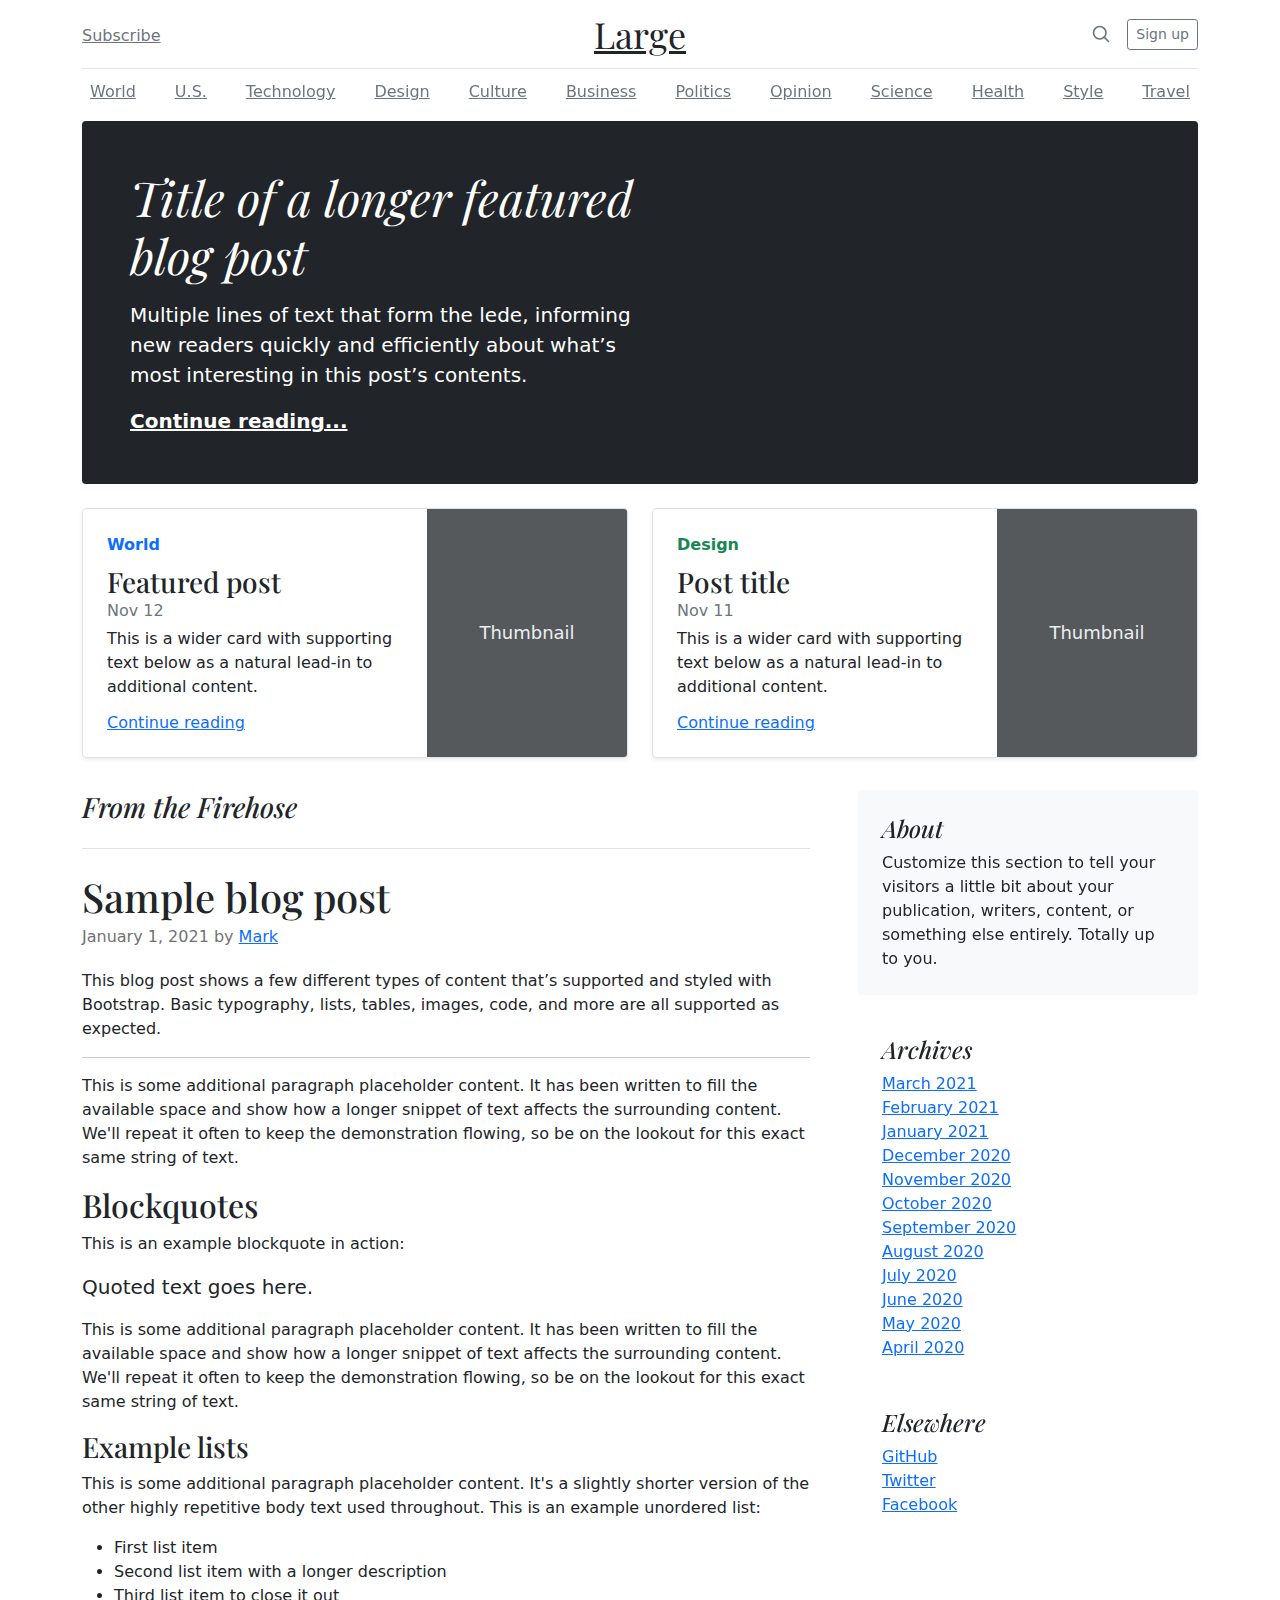
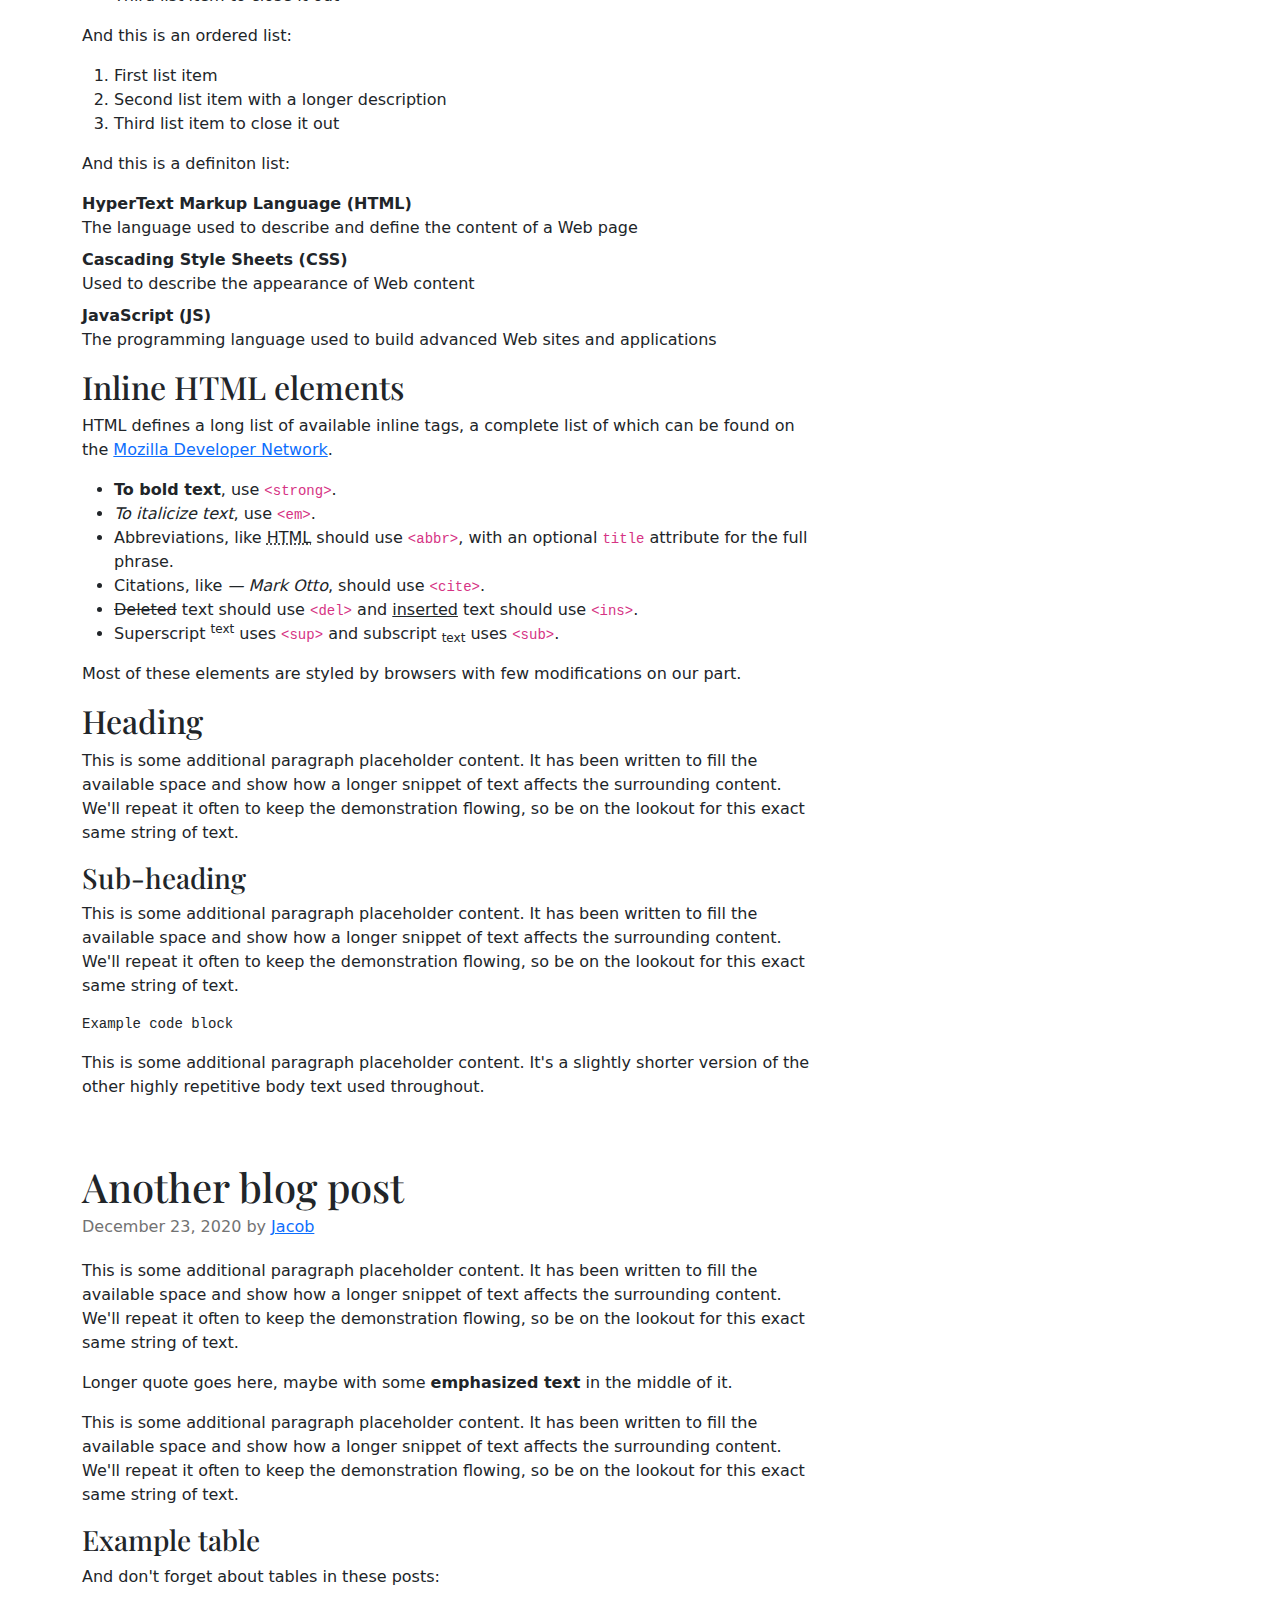
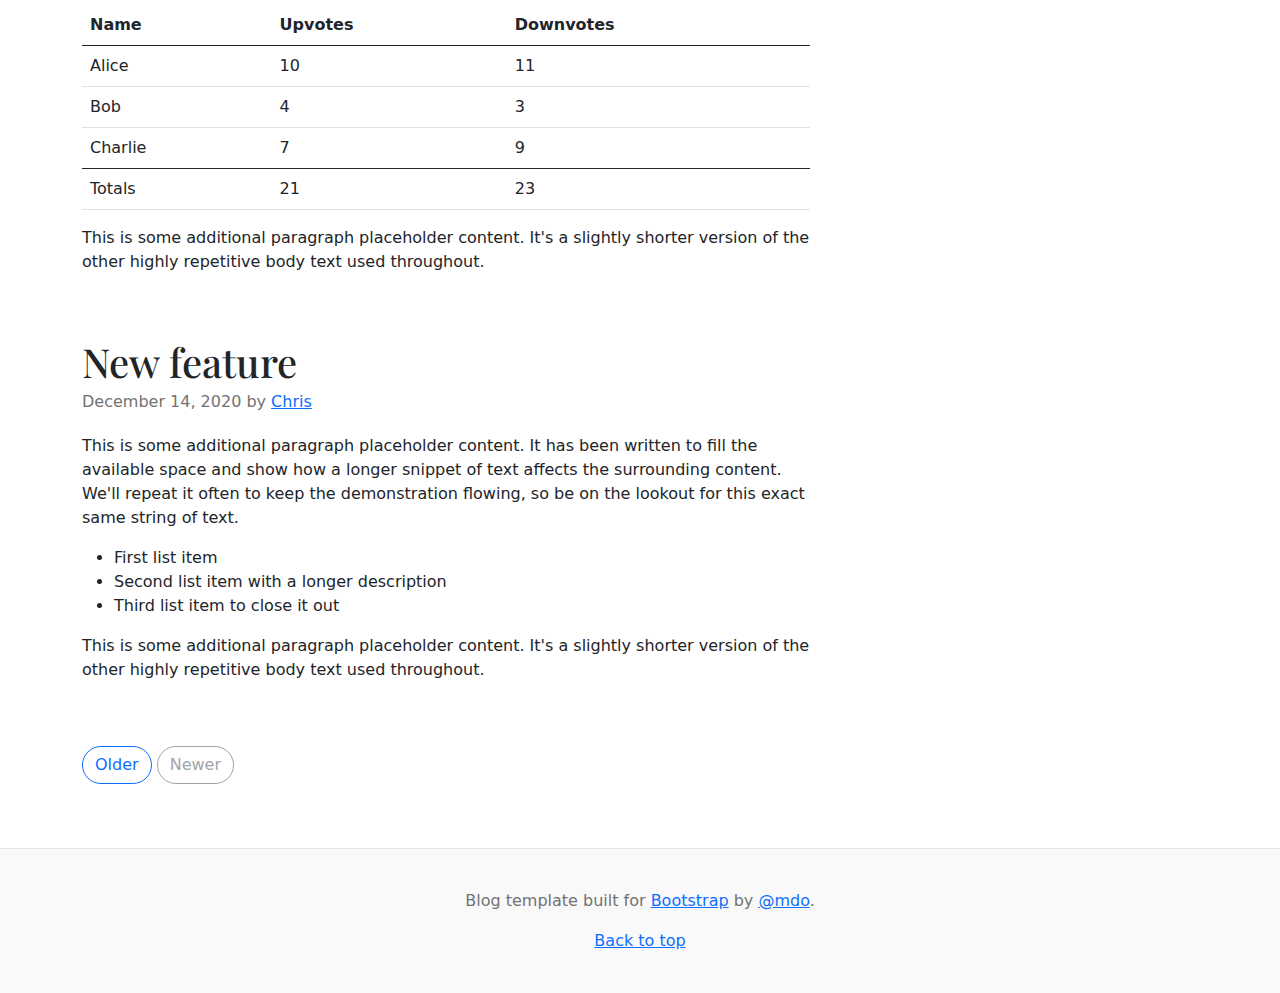
<file: bootstrap/bootstrap-5.0.2-examples/bootstrap-5.0.2-examples/blog/index.html>
<!doctype html>
<html lang="en">
  <head>
    <meta charset="utf-8">
    <meta name="viewport" content="width=device-width, initial-scale=1">
    <meta name="description" content="">
    <meta name="author" content="Mark Otto, Jacob Thornton, and Bootstrap contributors">
    <meta name="generator" content="Hugo 0.84.0">
    <title>Blog Template · Bootstrap v5.0</title>

    <link rel="canonical" href="https://getbootstrap.com/docs/5.0/examples/blog/">

    

    <!-- Bootstrap core CSS -->
<link href="../assets/dist/css/bootstrap.min.css" rel="stylesheet">

    <style>
      .bd-placeholder-img {
        font-size: 1.125rem;
        text-anchor: middle;
        -webkit-user-select: none;
        -moz-user-select: none;
        user-select: none;
      }

      @media (min-width: 768px) {
        .bd-placeholder-img-lg {
          font-size: 3.5rem;
        }
      }
    </style>

    
    <!-- Custom styles for this template -->
    <link href="https://fonts.googleapis.com/css?family=Playfair&#43;Display:700,900&amp;display=swap" rel="stylesheet">
    <!-- Custom styles for this template -->
    <link href="blog.css" rel="stylesheet">
  </head>
  <body>
    
<div class="container">
  <header class="blog-header py-3">
    <div class="row flex-nowrap justify-content-between align-items-center">
      <div class="col-4 pt-1">
        <a class="link-secondary" href="#">Subscribe</a>
      </div>
      <div class="col-4 text-center">
        <a class="blog-header-logo text-dark" href="#">Large</a>
      </div>
      <div class="col-4 d-flex justify-content-end align-items-center">
        <a class="link-secondary" href="#" aria-label="Search">
          <svg xmlns="http://www.w3.org/2000/svg" width="20" height="20" fill="none" stroke="currentColor" stroke-linecap="round" stroke-linejoin="round" stroke-width="2" class="mx-3" role="img" viewBox="0 0 24 24"><title>Search</title><circle cx="10.5" cy="10.5" r="7.5"/><path d="M21 21l-5.2-5.2"/></svg>
        </a>
        <a class="btn btn-sm btn-outline-secondary" href="#">Sign up</a>
      </div>
    </div>
  </header>

  <div class="nav-scroller py-1 mb-2">
    <nav class="nav d-flex justify-content-between">
      <a class="p-2 link-secondary" href="#">World</a>
      <a class="p-2 link-secondary" href="#">U.S.</a>
      <a class="p-2 link-secondary" href="#">Technology</a>
      <a class="p-2 link-secondary" href="#">Design</a>
      <a class="p-2 link-secondary" href="#">Culture</a>
      <a class="p-2 link-secondary" href="#">Business</a>
      <a class="p-2 link-secondary" href="#">Politics</a>
      <a class="p-2 link-secondary" href="#">Opinion</a>
      <a class="p-2 link-secondary" href="#">Science</a>
      <a class="p-2 link-secondary" href="#">Health</a>
      <a class="p-2 link-secondary" href="#">Style</a>
      <a class="p-2 link-secondary" href="#">Travel</a>
    </nav>
  </div>
</div>

<main class="container">
  <div class="p-4 p-md-5 mb-4 text-white rounded bg-dark">
    <div class="col-md-6 px-0">
      <h1 class="display-4 fst-italic">Title of a longer featured blog post</h1>
      <p class="lead my-3">Multiple lines of text that form the lede, informing new readers quickly and efficiently about what’s most interesting in this post’s contents.</p>
      <p class="lead mb-0"><a href="#" class="text-white fw-bold">Continue reading...</a></p>
    </div>
  </div>

  <div class="row mb-2">
    <div class="col-md-6">
      <div class="row g-0 border rounded overflow-hidden flex-md-row mb-4 shadow-sm h-md-250 position-relative">
        <div class="col p-4 d-flex flex-column position-static">
          <strong class="d-inline-block mb-2 text-primary">World</strong>
          <h3 class="mb-0">Featured post</h3>
          <div class="mb-1 text-muted">Nov 12</div>
          <p class="card-text mb-auto">This is a wider card with supporting text below as a natural lead-in to additional content.</p>
          <a href="#" class="stretched-link">Continue reading</a>
        </div>
        <div class="col-auto d-none d-lg-block">
          <svg class="bd-placeholder-img" width="200" height="250" xmlns="http://www.w3.org/2000/svg" role="img" aria-label="Placeholder: Thumbnail" preserveAspectRatio="xMidYMid slice" focusable="false"><title>Placeholder</title><rect width="100%" height="100%" fill="#55595c"/><text x="50%" y="50%" fill="#eceeef" dy=".3em">Thumbnail</text></svg>

        </div>
      </div>
    </div>
    <div class="col-md-6">
      <div class="row g-0 border rounded overflow-hidden flex-md-row mb-4 shadow-sm h-md-250 position-relative">
        <div class="col p-4 d-flex flex-column position-static">
          <strong class="d-inline-block mb-2 text-success">Design</strong>
          <h3 class="mb-0">Post title</h3>
          <div class="mb-1 text-muted">Nov 11</div>
          <p class="mb-auto">This is a wider card with supporting text below as a natural lead-in to additional content.</p>
          <a href="#" class="stretched-link">Continue reading</a>
        </div>
        <div class="col-auto d-none d-lg-block">
          <svg class="bd-placeholder-img" width="200" height="250" xmlns="http://www.w3.org/2000/svg" role="img" aria-label="Placeholder: Thumbnail" preserveAspectRatio="xMidYMid slice" focusable="false"><title>Placeholder</title><rect width="100%" height="100%" fill="#55595c"/><text x="50%" y="50%" fill="#eceeef" dy=".3em">Thumbnail</text></svg>

        </div>
      </div>
    </div>
  </div>

  <div class="row g-5">
    <div class="col-md-8">
      <h3 class="pb-4 mb-4 fst-italic border-bottom">
        From the Firehose
      </h3>

      <article class="blog-post">
        <h2 class="blog-post-title">Sample blog post</h2>
        <p class="blog-post-meta">January 1, 2021 by <a href="#">Mark</a></p>

        <p>This blog post shows a few different types of content that’s supported and styled with Bootstrap. Basic typography, lists, tables, images, code, and more are all supported as expected.</p>
        <hr>
        <p>This is some additional paragraph placeholder content. It has been written to fill the available space and show how a longer snippet of text affects the surrounding content. We'll repeat it often to keep the demonstration flowing, so be on the lookout for this exact same string of text.</p>
        <h2>Blockquotes</h2>
        <p>This is an example blockquote in action:</p>
        <blockquote class="blockquote">
          <p>Quoted text goes here.</p>
        </blockquote>
        <p>This is some additional paragraph placeholder content. It has been written to fill the available space and show how a longer snippet of text affects the surrounding content. We'll repeat it often to keep the demonstration flowing, so be on the lookout for this exact same string of text.</p>
        <h3>Example lists</h3>
        <p>This is some additional paragraph placeholder content. It's a slightly shorter version of the other highly repetitive body text used throughout. This is an example unordered list:</p>
        <ul>
          <li>First list item</li>
          <li>Second list item with a longer description</li>
          <li>Third list item to close it out</li>
        </ul>
        <p>And this is an ordered list:</p>
        <ol>
          <li>First list item</li>
          <li>Second list item with a longer description</li>
          <li>Third list item to close it out</li>
        </ol>
        <p>And this is a definiton list:</p>
        <dl>
          <dt>HyperText Markup Language (HTML)</dt>
          <dd>The language used to describe and define the content of a Web page</dd>
          <dt>Cascading Style Sheets (CSS)</dt>
          <dd>Used to describe the appearance of Web content</dd>
          <dt>JavaScript (JS)</dt>
          <dd>The programming language used to build advanced Web sites and applications</dd>
        </dl>
        <h2>Inline HTML elements</h2>
        <p>HTML defines a long list of available inline tags, a complete list of which can be found on the <a href="https://developer.mozilla.org/en-US/docs/Web/HTML/Element">Mozilla Developer Network</a>.</p>
        <ul>
          <li><strong>To bold text</strong>, use <code class="language-plaintext highlighter-rouge">&lt;strong&gt;</code>.</li>
          <li><em>To italicize text</em>, use <code class="language-plaintext highlighter-rouge">&lt;em&gt;</code>.</li>
          <li>Abbreviations, like <abbr title="HyperText Markup Langage">HTML</abbr> should use <code class="language-plaintext highlighter-rouge">&lt;abbr&gt;</code>, with an optional <code class="language-plaintext highlighter-rouge">title</code> attribute for the full phrase.</li>
          <li>Citations, like <cite>— Mark Otto</cite>, should use <code class="language-plaintext highlighter-rouge">&lt;cite&gt;</code>.</li>
          <li><del>Deleted</del> text should use <code class="language-plaintext highlighter-rouge">&lt;del&gt;</code> and <ins>inserted</ins> text should use <code class="language-plaintext highlighter-rouge">&lt;ins&gt;</code>.</li>
          <li>Superscript <sup>text</sup> uses <code class="language-plaintext highlighter-rouge">&lt;sup&gt;</code> and subscript <sub>text</sub> uses <code class="language-plaintext highlighter-rouge">&lt;sub&gt;</code>.</li>
        </ul>
        <p>Most of these elements are styled by browsers with few modifications on our part.</p>
        <h2>Heading</h2>
        <p>This is some additional paragraph placeholder content. It has been written to fill the available space and show how a longer snippet of text affects the surrounding content. We'll repeat it often to keep the demonstration flowing, so be on the lookout for this exact same string of text.</p>
        <h3>Sub-heading</h3>
        <p>This is some additional paragraph placeholder content. It has been written to fill the available space and show how a longer snippet of text affects the surrounding content. We'll repeat it often to keep the demonstration flowing, so be on the lookout for this exact same string of text.</p>
        <pre><code>Example code block</code></pre>
        <p>This is some additional paragraph placeholder content. It's a slightly shorter version of the other highly repetitive body text used throughout.</p>
      </article>

      <article class="blog-post">
        <h2 class="blog-post-title">Another blog post</h2>
        <p class="blog-post-meta">December 23, 2020 by <a href="#">Jacob</a></p>

        <p>This is some additional paragraph placeholder content. It has been written to fill the available space and show how a longer snippet of text affects the surrounding content. We'll repeat it often to keep the demonstration flowing, so be on the lookout for this exact same string of text.</p>
        <blockquote>
          <p>Longer quote goes here, maybe with some <strong>emphasized text</strong> in the middle of it.</p>
        </blockquote>
        <p>This is some additional paragraph placeholder content. It has been written to fill the available space and show how a longer snippet of text affects the surrounding content. We'll repeat it often to keep the demonstration flowing, so be on the lookout for this exact same string of text.</p>
        <h3>Example table</h3>
        <p>And don't forget about tables in these posts:</p>
        <table class="table">
          <thead>
            <tr>
              <th>Name</th>
              <th>Upvotes</th>
              <th>Downvotes</th>
            </tr>
          </thead>
          <tbody>
            <tr>
              <td>Alice</td>
              <td>10</td>
              <td>11</td>
            </tr>
            <tr>
              <td>Bob</td>
              <td>4</td>
              <td>3</td>
            </tr>
            <tr>
              <td>Charlie</td>
              <td>7</td>
              <td>9</td>
            </tr>
          </tbody>
          <tfoot>
            <tr>
              <td>Totals</td>
              <td>21</td>
              <td>23</td>
            </tr>
          </tfoot>
        </table>

        <p>This is some additional paragraph placeholder content. It's a slightly shorter version of the other highly repetitive body text used throughout.</p>
      </article>

      <article class="blog-post">
        <h2 class="blog-post-title">New feature</h2>
        <p class="blog-post-meta">December 14, 2020 by <a href="#">Chris</a></p>

        <p>This is some additional paragraph placeholder content. It has been written to fill the available space and show how a longer snippet of text affects the surrounding content. We'll repeat it often to keep the demonstration flowing, so be on the lookout for this exact same string of text.</p>
        <ul>
          <li>First list item</li>
          <li>Second list item with a longer description</li>
          <li>Third list item to close it out</li>
        </ul>
        <p>This is some additional paragraph placeholder content. It's a slightly shorter version of the other highly repetitive body text used throughout.</p>
      </article>

      <nav class="blog-pagination" aria-label="Pagination">
        <a class="btn btn-outline-primary" href="#">Older</a>
        <a class="btn btn-outline-secondary disabled" href="#" tabindex="-1" aria-disabled="true">Newer</a>
      </nav>

    </div>

    <div class="col-md-4">
      <div class="position-sticky" style="top: 2rem;">
        <div class="p-4 mb-3 bg-light rounded">
          <h4 class="fst-italic">About</h4>
          <p class="mb-0">Customize this section to tell your visitors a little bit about your publication, writers, content, or something else entirely. Totally up to you.</p>
        </div>

        <div class="p-4">
          <h4 class="fst-italic">Archives</h4>
          <ol class="list-unstyled mb-0">
            <li><a href="#">March 2021</a></li>
            <li><a href="#">February 2021</a></li>
            <li><a href="#">January 2021</a></li>
            <li><a href="#">December 2020</a></li>
            <li><a href="#">November 2020</a></li>
            <li><a href="#">October 2020</a></li>
            <li><a href="#">September 2020</a></li>
            <li><a href="#">August 2020</a></li>
            <li><a href="#">July 2020</a></li>
            <li><a href="#">June 2020</a></li>
            <li><a href="#">May 2020</a></li>
            <li><a href="#">April 2020</a></li>
          </ol>
        </div>

        <div class="p-4">
          <h4 class="fst-italic">Elsewhere</h4>
          <ol class="list-unstyled">
            <li><a href="#">GitHub</a></li>
            <li><a href="#">Twitter</a></li>
            <li><a href="#">Facebook</a></li>
          </ol>
        </div>
      </div>
    </div>
  </div>

</main>

<footer class="blog-footer">
  <p>Blog template built for <a href="https://getbootstrap.com/">Bootstrap</a> by <a href="https://twitter.com/mdo">@mdo</a>.</p>
  <p>
    <a href="#">Back to top</a>
  </p>
</footer>


    
  </body>
</html>
</file>
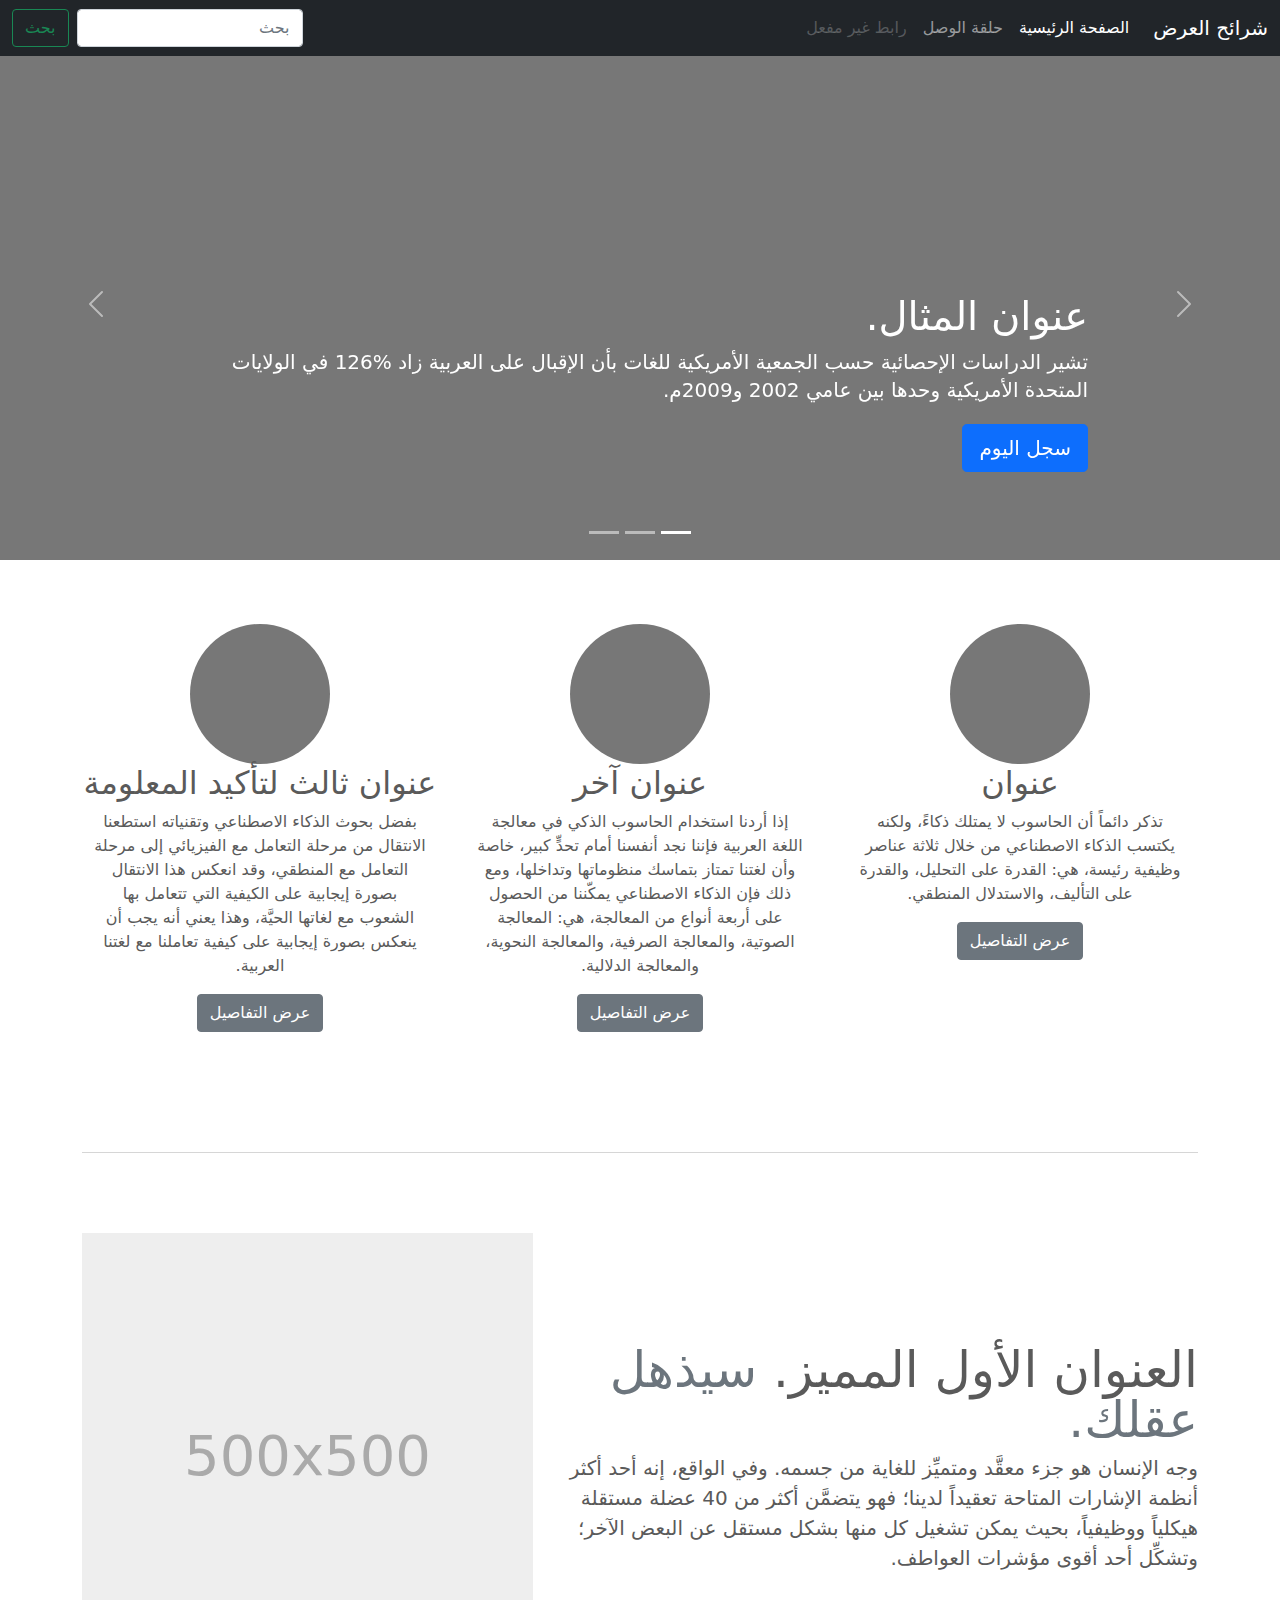
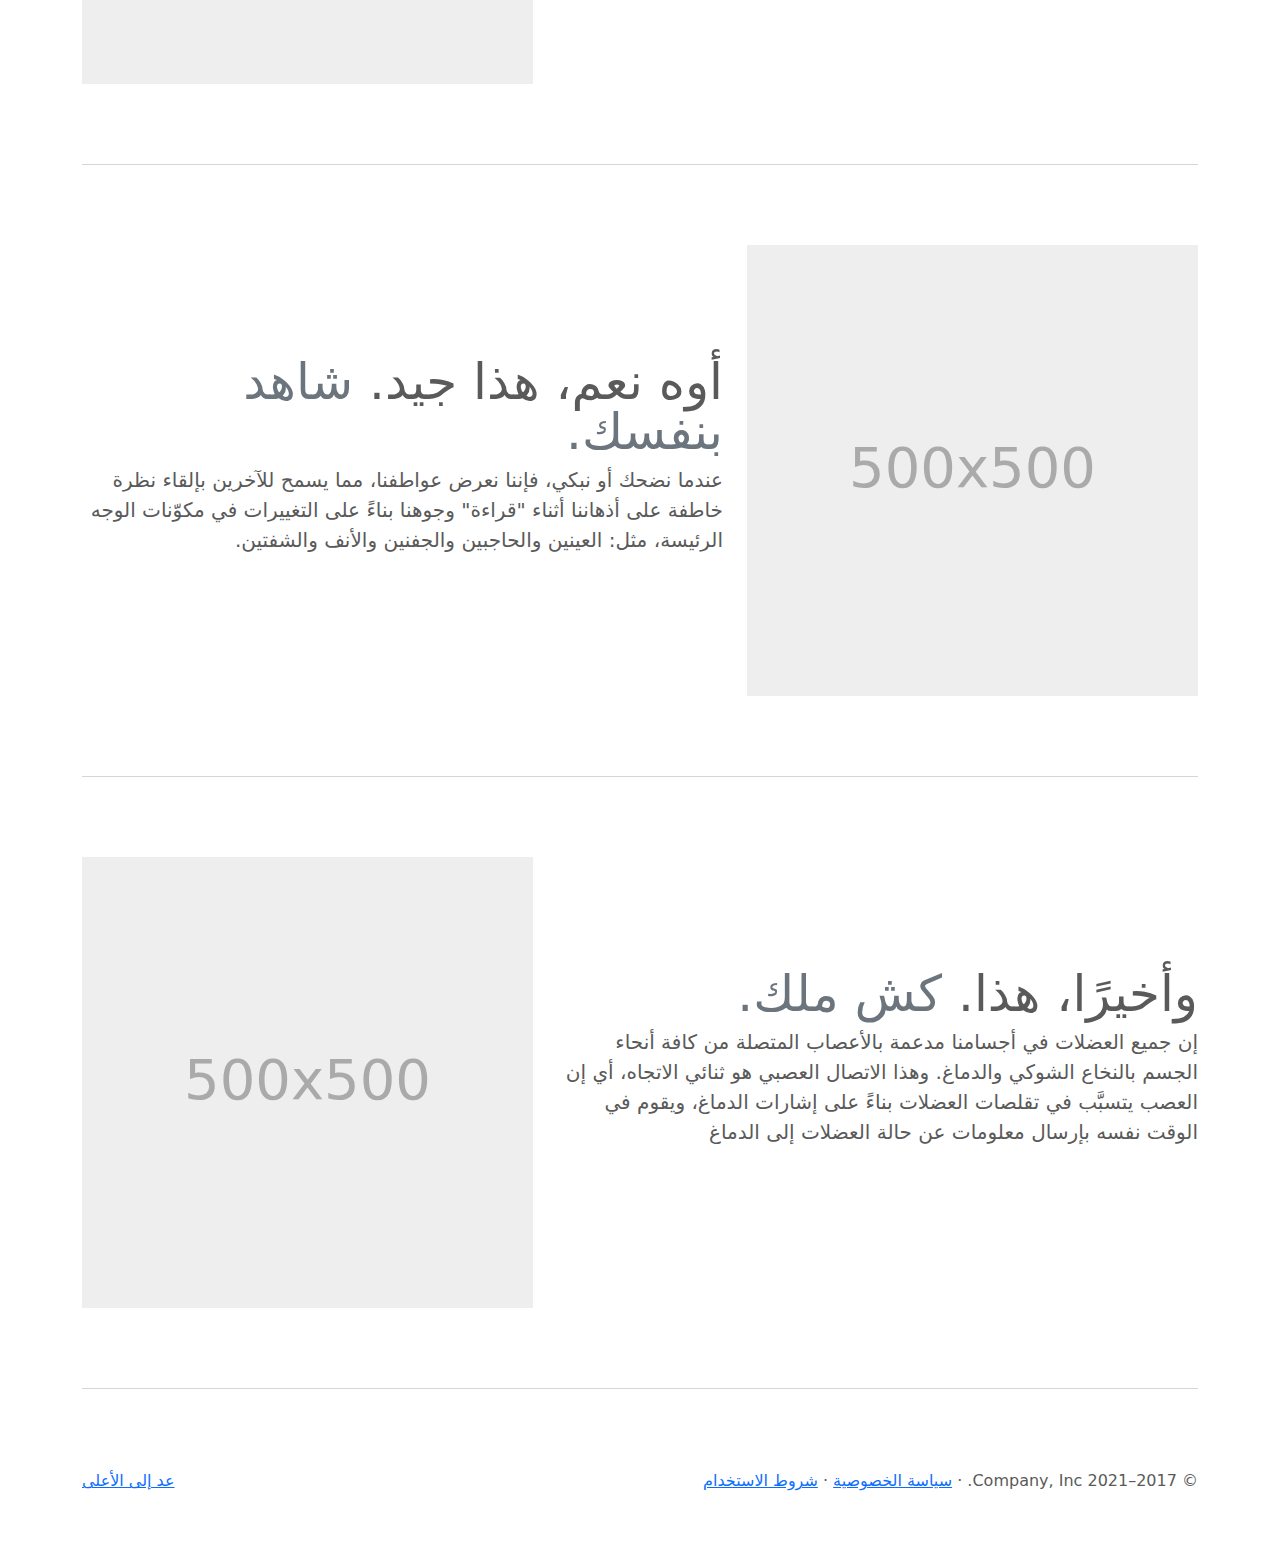
<file: bootstrap/bootstrap-5.0.2-examples/bootstrap-5.0.2-examples/carousel-rtl/index.html>
<!doctype html>
<html lang="ar" dir="rtl">
  <head>
    <meta charset="utf-8">
    <meta name="viewport" content="width=device-width, initial-scale=1">
    <meta name="description" content="">
    <meta name="author" content="Mark Otto, Jacob Thornton, and Bootstrap contributors">
    <meta name="generator" content="Hugo 0.84.0">
    <title>قالب  شرائح العرض · Bootstrap v5.0</title>

    <link rel="canonical" href="https://getbootstrap.com/docs/5.0/examples/carousel-rtl/">

    

    <!-- Bootstrap core CSS -->
<link href="../assets/dist/css/bootstrap.rtl.min.css" rel="stylesheet">

    <style>
      .bd-placeholder-img {
        font-size: 1.125rem;
        text-anchor: middle;
        -webkit-user-select: none;
        -moz-user-select: none;
        user-select: none;
      }

      @media (min-width: 768px) {
        .bd-placeholder-img-lg {
          font-size: 3.5rem;
        }
      }
    </style>

    
    <!-- Custom styles for this template -->
    <link href="../carousel/carousel.rtl.css" rel="stylesheet">
  </head>
  <body>
    
<header>
  <nav class="navbar navbar-expand-md navbar-dark fixed-top bg-dark">
    <div class="container-fluid">
      <a class="navbar-brand" href="#">شرائح العرض</a>
      <button class="navbar-toggler" type="button" data-bs-toggle="collapse" data-bs-target="#navbarCollapse" aria-controls="navbarCollapse" aria-expanded="false" aria-label="تبديل التنقل">
        <span class="navbar-toggler-icon"></span>
      </button>
      <div class="collapse navbar-collapse" id="navbarCollapse">
        <ul class="navbar-nav me-auto mb-2 mb-md-0">
          <li class="nav-item">
            <a class="nav-link active" aria-current="page" href="#">الصفحة الرئيسية</a>
          </li>
          <li class="nav-item">
            <a class="nav-link" href="#">حلقة الوصل</a>
          </li>
          <li class="nav-item">
            <a class="nav-link disabled" href="#" tabindex="-1" aria-disabled="true">رابط غير مفعل</a>
          </li>
        </ul>
        <form class="d-flex">
          <input class="form-control me-2" type="search" placeholder="بحث" aria-label="بحث">
          <button class="btn btn-outline-success" type="submit">بحث</button>
        </form>
      </div>
    </div>
  </nav>
</header>

<main>

  <div id="myCarousel" class="carousel slide" data-bs-ride="carousel">
    <div class="carousel-indicators">
      <button type="button" data-bs-target="#myCarousel" data-bs-slide-to="0" class="active" aria-current="true" aria-label="Slide 1"></button>
      <button type="button" data-bs-target="#myCarousel" data-bs-slide-to="1" aria-label="Slide 2"></button>
      <button type="button" data-bs-target="#myCarousel" data-bs-slide-to="2" aria-label="Slide 3"></button>
    </div>
    <div class="carousel-inner">
      <div class="carousel-item active">
        <svg class="bd-placeholder-img" width="100%" height="100%" xmlns="http://www.w3.org/2000/svg" aria-hidden="true" preserveAspectRatio="xMidYMid slice" focusable="false"><rect width="100%" height="100%" fill="#777"/></svg>

        <div class="container">
          <div class="carousel-caption text-start">
            <h1>عنوان المثال.</h1>
            <p>تشير الدراسات الإحصائية حسب الجمعية الأمريكية للغات بأن الإقبال على العربية زاد %126 في الولايات المتحدة الأمريكية وحدها بين عامي 2002 و2009م.</p>
            <p><a class="btn btn-lg btn-primary" href="#">سجل اليوم</a></p>
          </div>
        </div>
      </div>
      <div class="carousel-item">
        <svg class="bd-placeholder-img" width="100%" height="100%" xmlns="http://www.w3.org/2000/svg" aria-hidden="true" preserveAspectRatio="xMidYMid slice" focusable="false"><rect width="100%" height="100%" fill="#777"/></svg>

        <div class="container">
          <div class="carousel-caption">
            <h1>عنوان مثال آخر.</h1>
            <p>حسب المجلس الثقافي البريطاني فإن تعليم الإنجليزية داخل بريطانيا يسهم في تعزيز اقتصادها بما يتجاوز ملياري جنيه سنوياً، كما أنه وفر أكثر من 26 ألف وظيفة.</p>
            <p><a class="btn btn-lg btn-primary" href="#">أعرف أكثر</a></p>
          </div>
        </div>
      </div>
      <div class="carousel-item">
        <svg class="bd-placeholder-img" width="100%" height="100%" xmlns="http://www.w3.org/2000/svg" aria-hidden="true" preserveAspectRatio="xMidYMid slice" focusable="false"><rect width="100%" height="100%" fill="#777"/></svg>

        <div class="container">
          <div class="carousel-caption text-end">
            <h1>واحد أكثر لقياس جيد.</h1>
            <p>الإحصاءات لحجم الاستثمار اللغوي خارج بريطانيا تتفاوت من سنة لأخرى إلا أن المدير التنفيذي للمجلس الثقافي البريطاني إدي بايرز يرى أن استثمار تعليم الإنجليزية في الخارج لا يحسب على المستوى المالي فحسب بل على المستوى السياسي أيضاً.</p>
            <p><a class="btn btn-lg btn-primary" href="#">تصفح المعرض</a></p>
          </div>
        </div>
      </div>
    </div>
    <button class="carousel-control-prev" type="button" data-bs-target="#myCarousel" data-bs-slide="prev">
      <span class="carousel-control-prev-icon" aria-hidden="true"></span>
      <span class="visually-hidden">السابق</span>
    </button>
    <button class="carousel-control-next" type="button" data-bs-target="#myCarousel" data-bs-slide="next">
      <span class="carousel-control-next-icon" aria-hidden="true"></span>
      <span class="visually-hidden">التالي</span>
    </button>
  </div>


  <!-- Marketing messaging and featurettes
  ================================================== -->
  <!-- Wrap the rest of the page in another container to center all the content. -->

  <div class="container marketing">

    <!-- Three columns of text below the carousel -->
    <div class="row">
      <div class="col-lg-4">
        <svg class="bd-placeholder-img rounded-circle" width="140" height="140" xmlns="http://www.w3.org/2000/svg" role="img" aria-label="Placeholder: 140x140" preserveAspectRatio="xMidYMid slice" focusable="false"><title>Placeholder</title><rect width="100%" height="100%" fill="#777"/><text x="50%" y="50%" fill="#777" dy=".3em">140x140</text></svg>

        <h2>عنوان</h2>
        <p>تذكر دائماً أن الحاسوب لا يمتلك ذكاءً، ولكنه يكتسب الذكاء الاصطناعي من خلال ثلاثة عناصر وظيفية رئيسة، هي: القدرة على التحليل، والقدرة على التأليف، والاستدلال المنطقي.</p>
        <p><a class="btn btn-secondary" href="#">عرض التفاصيل</a></p>
      </div><!-- /.col-lg-4 -->
      <div class="col-lg-4">
        <svg class="bd-placeholder-img rounded-circle" width="140" height="140" xmlns="http://www.w3.org/2000/svg" role="img" aria-label="Placeholder: 140x140" preserveAspectRatio="xMidYMid slice" focusable="false"><title>Placeholder</title><rect width="100%" height="100%" fill="#777"/><text x="50%" y="50%" fill="#777" dy=".3em">140x140</text></svg>

        <h2>عنوان آخر</h2>
        <p>إذا أردنا استخدام الحاسوب الذكي في معالجة اللغة العربية فإننا نجد أنفسنا أمام تحدٍّ كبير، خاصة وأن لغتنا تمتاز بتماسك منظوماتها وتداخلها، ومع ذلك فإن الذكاء الاصطناعي يمكّننا من الحصول على أربعة أنواع من المعالجة، هي: المعالجة الصوتية، والمعالجة الصرفية، والمعالجة النحوية، والمعالجة الدلالية.</p>
        <p><a class="btn btn-secondary" href="#">عرض التفاصيل</a></p>
      </div><!-- /.col-lg-4 -->
      <div class="col-lg-4">
        <svg class="bd-placeholder-img rounded-circle" width="140" height="140" xmlns="http://www.w3.org/2000/svg" role="img" aria-label="Placeholder: 140x140" preserveAspectRatio="xMidYMid slice" focusable="false"><title>Placeholder</title><rect width="100%" height="100%" fill="#777"/><text x="50%" y="50%" fill="#777" dy=".3em">140x140</text></svg>

        <h2>عنوان ثالث لتأكيد المعلومة</h2>
        <p>بفضل بحوث الذكاء الاصطناعي وتقنياته استطعنا الانتقال من مرحلة التعامل مع الفيزيائي إلى مرحلة التعامل مع المنطقي، وقد انعكس هذا الانتقال بصورة إيجابية على الكيفية التي تتعامل بها الشعوب مع لغاتها الحيَّة، وهذا يعني أنه يجب أن ينعكس بصورة إيجابية على كيفية تعاملنا مع لغتنا العربية.</p>
        <p><a class="btn btn-secondary" href="#">عرض التفاصيل</a></p>
      </div><!-- /.col-lg-4 -->
    </div><!-- /.row -->


    <!-- START THE FEATURETTES -->

    <hr class="featurette-divider">

    <div class="row featurette">
      <div class="col-md-7">
        <h2 class="featurette-heading">العنوان الأول المميز. <span class="text-muted"> سيذهل عقلك. </span></h2>
        <p class="lead">وجه الإنسان هو جزء معقَّد ومتميِّز للغاية من جسمه. وفي الواقع، إنه أحد أكثر أنظمة الإشارات المتاحة تعقيداً لدينا؛ فهو يتضمَّن أكثر من 40 عضلة مستقلة هيكلياً ووظيفياً، بحيث يمكن تشغيل كل منها بشكل مستقل عن البعض الآخر؛ وتشكِّل أحد أقوى مؤشرات العواطف.</p>
      </div>
      <div class="col-md-5">
        <svg class="bd-placeholder-img bd-placeholder-img-lg featurette-image img-fluid mx-auto" width="500" height="500" xmlns="http://www.w3.org/2000/svg" role="img" aria-label="Placeholder: 500x500" preserveAspectRatio="xMidYMid slice" focusable="false"><title>Placeholder</title><rect width="100%" height="100%" fill="#eee"/><text x="50%" y="50%" fill="#aaa" dy=".3em">500x500</text></svg>

      </div>
    </div>

    <hr class="featurette-divider">

    <div class="row featurette">
      <div class="col-md-7 order-md-2">
        <h2 class="featurette-heading">أوه نعم، هذا جيد. <span class="text-muted"> شاهد بنفسك. </span></h2>
        <p class="lead">عندما نضحك أو نبكي، فإننا نعرض عواطفنا، مما يسمح للآخرين بإلقاء نظرة خاطفة على أذهاننا أثناء "قراءة" وجوهنا بناءً على التغييرات في مكوّنات الوجه الرئيسة، مثل: العينين والحاجبين والجفنين والأنف والشفتين.</p>
      </div>
      <div class="col-md-5 order-md-1">
        <svg class="bd-placeholder-img bd-placeholder-img-lg featurette-image img-fluid mx-auto" width="500" height="500" xmlns="http://www.w3.org/2000/svg" role="img" aria-label="Placeholder: 500x500" preserveAspectRatio="xMidYMid slice" focusable="false"><title>Placeholder</title><rect width="100%" height="100%" fill="#eee"/><text x="50%" y="50%" fill="#aaa" dy=".3em">500x500</text></svg>

      </div>
    </div>

    <hr class="featurette-divider">

    <div class="row featurette">
      <div class="col-md-7">
        <h2 class="featurette-heading">وأخيرًا، هذا. <span class="text-muted"> كش ملك. </span></h2>
        <p class="lead">إن جميع العضلات في أجسامنا مدعمة بالأعصاب المتصلة من كافة أنحاء الجسم بالنخاع الشوكي والدماغ. وهذا الاتصال العصبي هو ثنائي الاتجاه، أي إن العصب يتسبَّب في تقلصات العضلات بناءً على إشارات الدماغ، ويقوم في الوقت نفسه بإرسال معلومات عن حالة العضلات إلى الدماغ</p>
      </div>
      <div class="col-md-5">
        <svg class="bd-placeholder-img bd-placeholder-img-lg featurette-image img-fluid mx-auto" width="500" height="500" xmlns="http://www.w3.org/2000/svg" role="img" aria-label="Placeholder: 500x500" preserveAspectRatio="xMidYMid slice" focusable="false"><title>Placeholder</title><rect width="100%" height="100%" fill="#eee"/><text x="50%" y="50%" fill="#aaa" dy=".3em">500x500</text></svg>

      </div>
    </div>

    <hr class="featurette-divider">

    <!-- /END THE FEATURETTES -->

  </div><!-- /.container -->


  <!-- FOOTER -->
  <footer class="container">
    <p class="float-end"><a href="#">عد إلى الأعلى</a></p>
    <p>&copy; 2017–2021 Company, Inc. &middot; <a href="#">سياسة الخصوصية</a> &middot; <a href="#">شروط الاستخدام</a></p>
  </footer>
</main>


    <script src="../assets/dist/js/bootstrap.bundle.min.js"></script>

      
  </body>
</html>
</file>
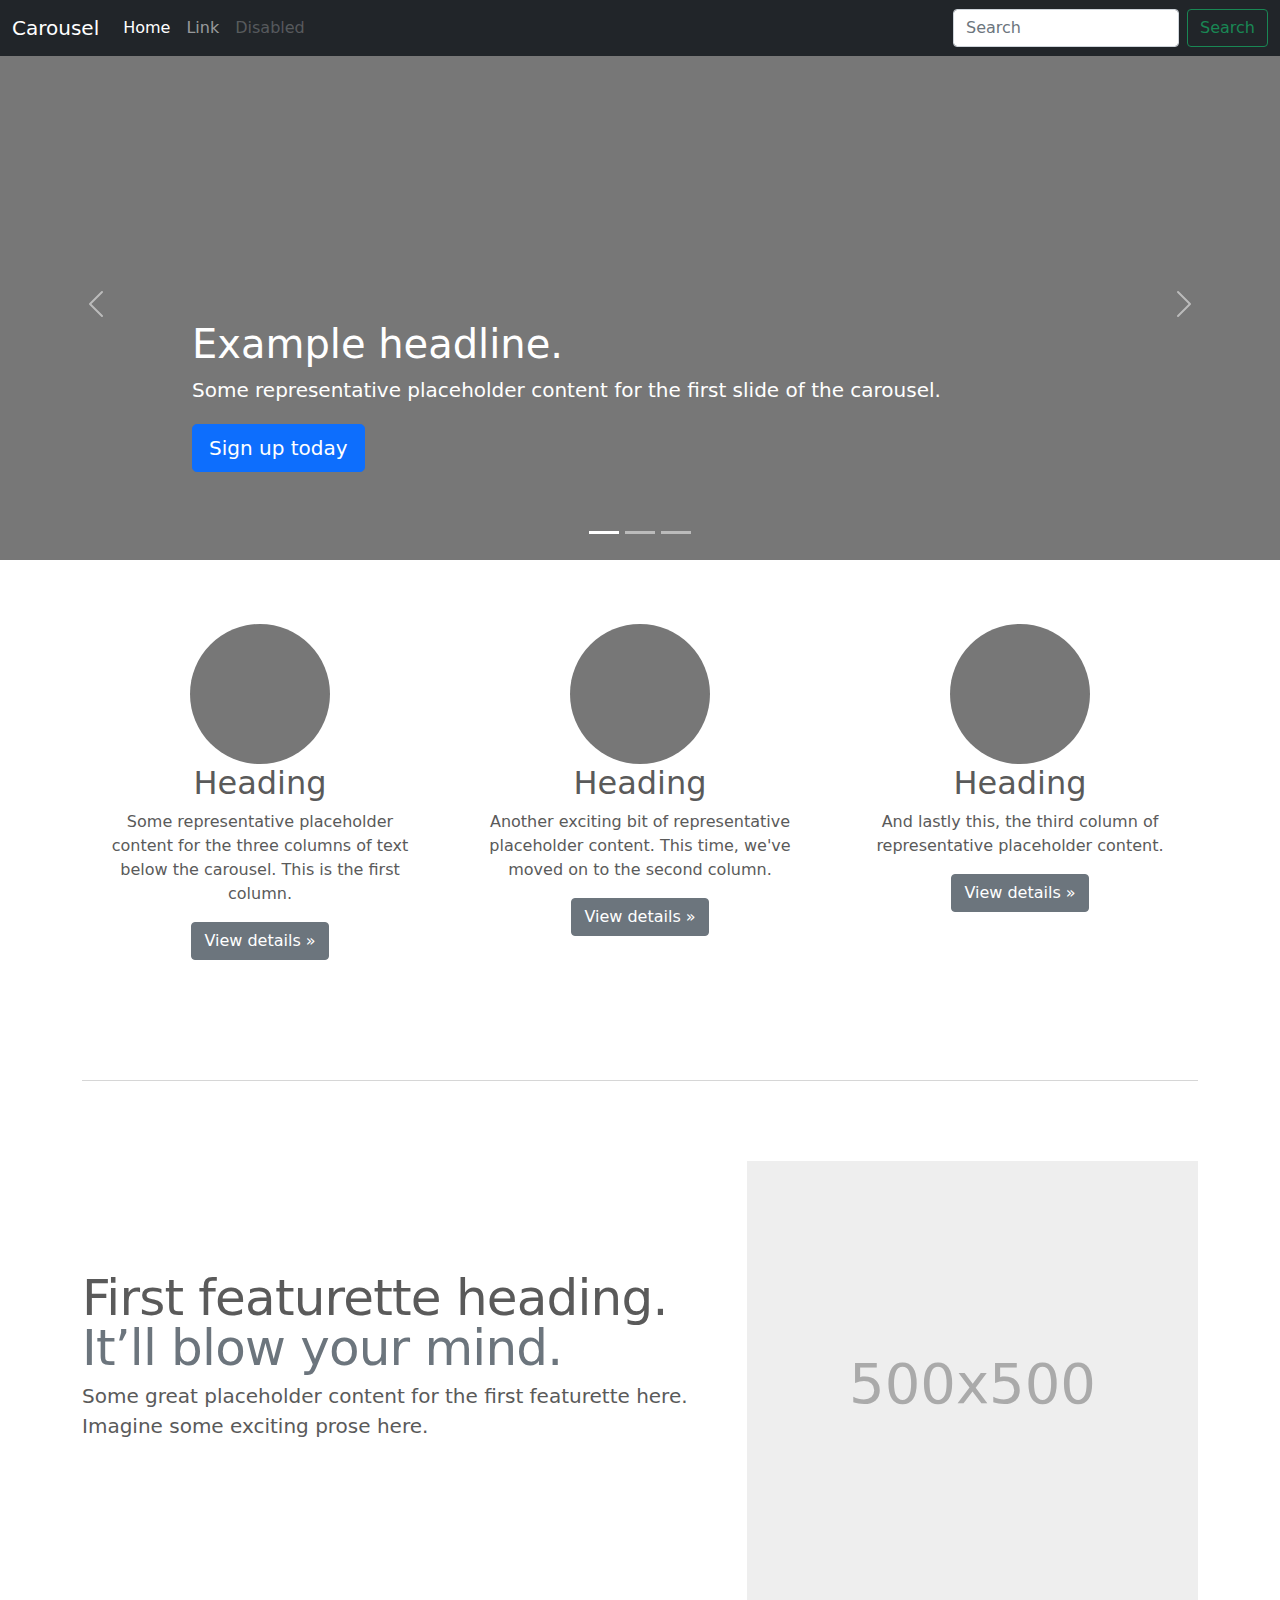
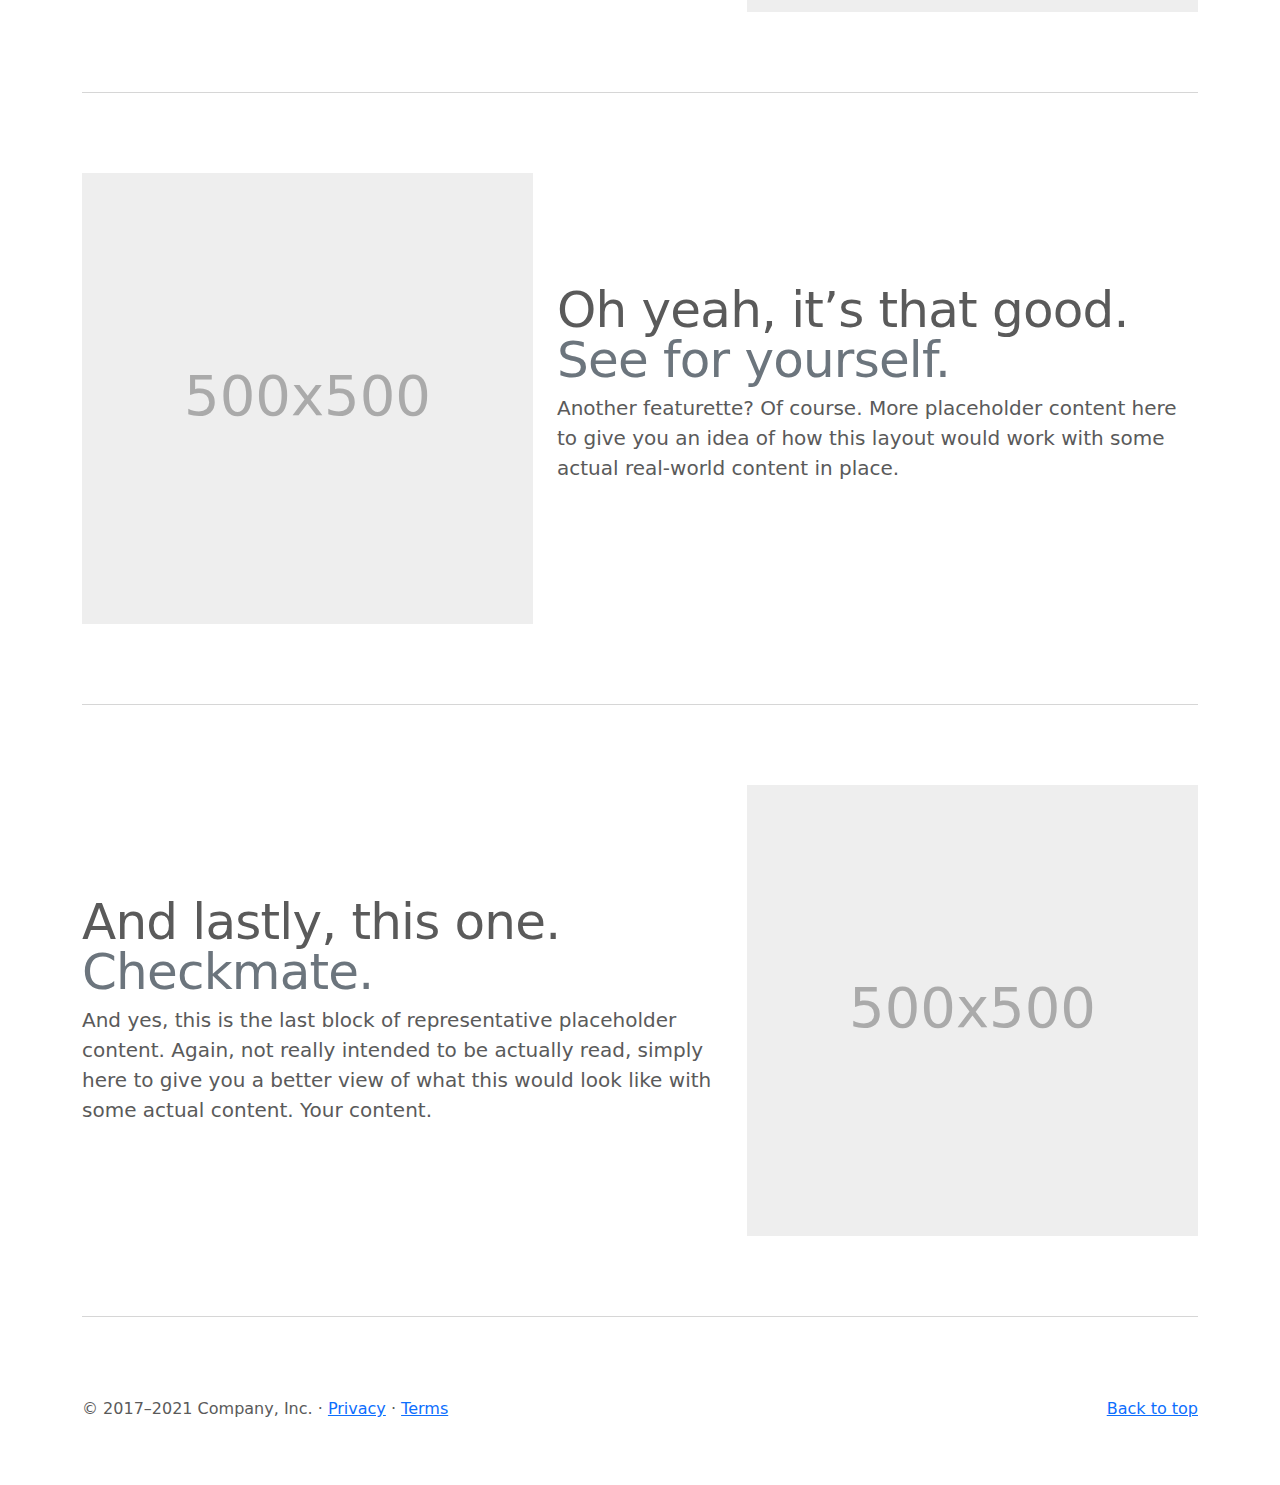
<file: bootstrap/bootstrap-5.0.2-examples/bootstrap-5.0.2-examples/carousel/index.html>
<!doctype html>
<html lang="en">
  <head>
    <meta charset="utf-8">
    <meta name="viewport" content="width=device-width, initial-scale=1">
    <meta name="description" content="">
    <meta name="author" content="Mark Otto, Jacob Thornton, and Bootstrap contributors">
    <meta name="generator" content="Hugo 0.84.0">
    <title>Carousel Template · Bootstrap v5.0</title>

    <link rel="canonical" href="https://getbootstrap.com/docs/5.0/examples/carousel/">

    

    <!-- Bootstrap core CSS -->
<link href="../assets/dist/css/bootstrap.min.css" rel="stylesheet">

    <style>
      .bd-placeholder-img {
        font-size: 1.125rem;
        text-anchor: middle;
        -webkit-user-select: none;
        -moz-user-select: none;
        user-select: none;
      }

      @media (min-width: 768px) {
        .bd-placeholder-img-lg {
          font-size: 3.5rem;
        }
      }
    </style>

    
    <!-- Custom styles for this template -->
    <link href="carousel.css" rel="stylesheet">
  </head>
  <body>
    
<header>
  <nav class="navbar navbar-expand-md navbar-dark fixed-top bg-dark">
    <div class="container-fluid">
      <a class="navbar-brand" href="#">Carousel</a>
      <button class="navbar-toggler" type="button" data-bs-toggle="collapse" data-bs-target="#navbarCollapse" aria-controls="navbarCollapse" aria-expanded="false" aria-label="Toggle navigation">
        <span class="navbar-toggler-icon"></span>
      </button>
      <div class="collapse navbar-collapse" id="navbarCollapse">
        <ul class="navbar-nav me-auto mb-2 mb-md-0">
          <li class="nav-item">
            <a class="nav-link active" aria-current="page" href="#">Home</a>
          </li>
          <li class="nav-item">
            <a class="nav-link" href="#">Link</a>
          </li>
          <li class="nav-item">
            <a class="nav-link disabled" href="#" tabindex="-1" aria-disabled="true">Disabled</a>
          </li>
        </ul>
        <form class="d-flex">
          <input class="form-control me-2" type="search" placeholder="Search" aria-label="Search">
          <button class="btn btn-outline-success" type="submit">Search</button>
        </form>
      </div>
    </div>
  </nav>
</header>

<main>

  <div id="myCarousel" class="carousel slide" data-bs-ride="carousel">
    <div class="carousel-indicators">
      <button type="button" data-bs-target="#myCarousel" data-bs-slide-to="0" class="active" aria-current="true" aria-label="Slide 1"></button>
      <button type="button" data-bs-target="#myCarousel" data-bs-slide-to="1" aria-label="Slide 2"></button>
      <button type="button" data-bs-target="#myCarousel" data-bs-slide-to="2" aria-label="Slide 3"></button>
    </div>
    <div class="carousel-inner">
      <div class="carousel-item active">
        <svg class="bd-placeholder-img" width="100%" height="100%" xmlns="http://www.w3.org/2000/svg" aria-hidden="true" preserveAspectRatio="xMidYMid slice" focusable="false"><rect width="100%" height="100%" fill="#777"/></svg>

        <div class="container">
          <div class="carousel-caption text-start">
            <h1>Example headline.</h1>
            <p>Some representative placeholder content for the first slide of the carousel.</p>
            <p><a class="btn btn-lg btn-primary" href="#">Sign up today</a></p>
          </div>
        </div>
      </div>
      <div class="carousel-item">
        <svg class="bd-placeholder-img" width="100%" height="100%" xmlns="http://www.w3.org/2000/svg" aria-hidden="true" preserveAspectRatio="xMidYMid slice" focusable="false"><rect width="100%" height="100%" fill="#777"/></svg>

        <div class="container">
          <div class="carousel-caption">
            <h1>Another example headline.</h1>
            <p>Some representative placeholder content for the second slide of the carousel.</p>
            <p><a class="btn btn-lg btn-primary" href="#">Learn more</a></p>
          </div>
        </div>
      </div>
      <div class="carousel-item">
        <svg class="bd-placeholder-img" width="100%" height="100%" xmlns="http://www.w3.org/2000/svg" aria-hidden="true" preserveAspectRatio="xMidYMid slice" focusable="false"><rect width="100%" height="100%" fill="#777"/></svg>

        <div class="container">
          <div class="carousel-caption text-end">
            <h1>One more for good measure.</h1>
            <p>Some representative placeholder content for the third slide of this carousel.</p>
            <p><a class="btn btn-lg btn-primary" href="#">Browse gallery</a></p>
          </div>
        </div>
      </div>
    </div>
    <button class="carousel-control-prev" type="button" data-bs-target="#myCarousel" data-bs-slide="prev">
      <span class="carousel-control-prev-icon" aria-hidden="true"></span>
      <span class="visually-hidden">Previous</span>
    </button>
    <button class="carousel-control-next" type="button" data-bs-target="#myCarousel" data-bs-slide="next">
      <span class="carousel-control-next-icon" aria-hidden="true"></span>
      <span class="visually-hidden">Next</span>
    </button>
  </div>


  <!-- Marketing messaging and featurettes
  ================================================== -->
  <!-- Wrap the rest of the page in another container to center all the content. -->

  <div class="container marketing">

    <!-- Three columns of text below the carousel -->
    <div class="row">
      <div class="col-lg-4">
        <svg class="bd-placeholder-img rounded-circle" width="140" height="140" xmlns="http://www.w3.org/2000/svg" role="img" aria-label="Placeholder: 140x140" preserveAspectRatio="xMidYMid slice" focusable="false"><title>Placeholder</title><rect width="100%" height="100%" fill="#777"/><text x="50%" y="50%" fill="#777" dy=".3em">140x140</text></svg>

        <h2>Heading</h2>
        <p>Some representative placeholder content for the three columns of text below the carousel. This is the first column.</p>
        <p><a class="btn btn-secondary" href="#">View details &raquo;</a></p>
      </div><!-- /.col-lg-4 -->
      <div class="col-lg-4">
        <svg class="bd-placeholder-img rounded-circle" width="140" height="140" xmlns="http://www.w3.org/2000/svg" role="img" aria-label="Placeholder: 140x140" preserveAspectRatio="xMidYMid slice" focusable="false"><title>Placeholder</title><rect width="100%" height="100%" fill="#777"/><text x="50%" y="50%" fill="#777" dy=".3em">140x140</text></svg>

        <h2>Heading</h2>
        <p>Another exciting bit of representative placeholder content. This time, we've moved on to the second column.</p>
        <p><a class="btn btn-secondary" href="#">View details &raquo;</a></p>
      </div><!-- /.col-lg-4 -->
      <div class="col-lg-4">
        <svg class="bd-placeholder-img rounded-circle" width="140" height="140" xmlns="http://www.w3.org/2000/svg" role="img" aria-label="Placeholder: 140x140" preserveAspectRatio="xMidYMid slice" focusable="false"><title>Placeholder</title><rect width="100%" height="100%" fill="#777"/><text x="50%" y="50%" fill="#777" dy=".3em">140x140</text></svg>

        <h2>Heading</h2>
        <p>And lastly this, the third column of representative placeholder content.</p>
        <p><a class="btn btn-secondary" href="#">View details &raquo;</a></p>
      </div><!-- /.col-lg-4 -->
    </div><!-- /.row -->


    <!-- START THE FEATURETTES -->

    <hr class="featurette-divider">

    <div class="row featurette">
      <div class="col-md-7">
        <h2 class="featurette-heading">First featurette heading. <span class="text-muted">It’ll blow your mind.</span></h2>
        <p class="lead">Some great placeholder content for the first featurette here. Imagine some exciting prose here.</p>
      </div>
      <div class="col-md-5">
        <svg class="bd-placeholder-img bd-placeholder-img-lg featurette-image img-fluid mx-auto" width="500" height="500" xmlns="http://www.w3.org/2000/svg" role="img" aria-label="Placeholder: 500x500" preserveAspectRatio="xMidYMid slice" focusable="false"><title>Placeholder</title><rect width="100%" height="100%" fill="#eee"/><text x="50%" y="50%" fill="#aaa" dy=".3em">500x500</text></svg>

      </div>
    </div>

    <hr class="featurette-divider">

    <div class="row featurette">
      <div class="col-md-7 order-md-2">
        <h2 class="featurette-heading">Oh yeah, it’s that good. <span class="text-muted">See for yourself.</span></h2>
        <p class="lead">Another featurette? Of course. More placeholder content here to give you an idea of how this layout would work with some actual real-world content in place.</p>
      </div>
      <div class="col-md-5 order-md-1">
        <svg class="bd-placeholder-img bd-placeholder-img-lg featurette-image img-fluid mx-auto" width="500" height="500" xmlns="http://www.w3.org/2000/svg" role="img" aria-label="Placeholder: 500x500" preserveAspectRatio="xMidYMid slice" focusable="false"><title>Placeholder</title><rect width="100%" height="100%" fill="#eee"/><text x="50%" y="50%" fill="#aaa" dy=".3em">500x500</text></svg>

      </div>
    </div>

    <hr class="featurette-divider">

    <div class="row featurette">
      <div class="col-md-7">
        <h2 class="featurette-heading">And lastly, this one. <span class="text-muted">Checkmate.</span></h2>
        <p class="lead">And yes, this is the last block of representative placeholder content. Again, not really intended to be actually read, simply here to give you a better view of what this would look like with some actual content. Your content.</p>
      </div>
      <div class="col-md-5">
        <svg class="bd-placeholder-img bd-placeholder-img-lg featurette-image img-fluid mx-auto" width="500" height="500" xmlns="http://www.w3.org/2000/svg" role="img" aria-label="Placeholder: 500x500" preserveAspectRatio="xMidYMid slice" focusable="false"><title>Placeholder</title><rect width="100%" height="100%" fill="#eee"/><text x="50%" y="50%" fill="#aaa" dy=".3em">500x500</text></svg>

      </div>
    </div>

    <hr class="featurette-divider">

    <!-- /END THE FEATURETTES -->

  </div><!-- /.container -->


  <!-- FOOTER -->
  <footer class="container">
    <p class="float-end"><a href="#">Back to top</a></p>
    <p>&copy; 2017–2021 Company, Inc. &middot; <a href="#">Privacy</a> &middot; <a href="#">Terms</a></p>
  </footer>
</main>


    <script src="../assets/dist/js/bootstrap.bundle.min.js"></script>

      
  </body>
</html>
</file>
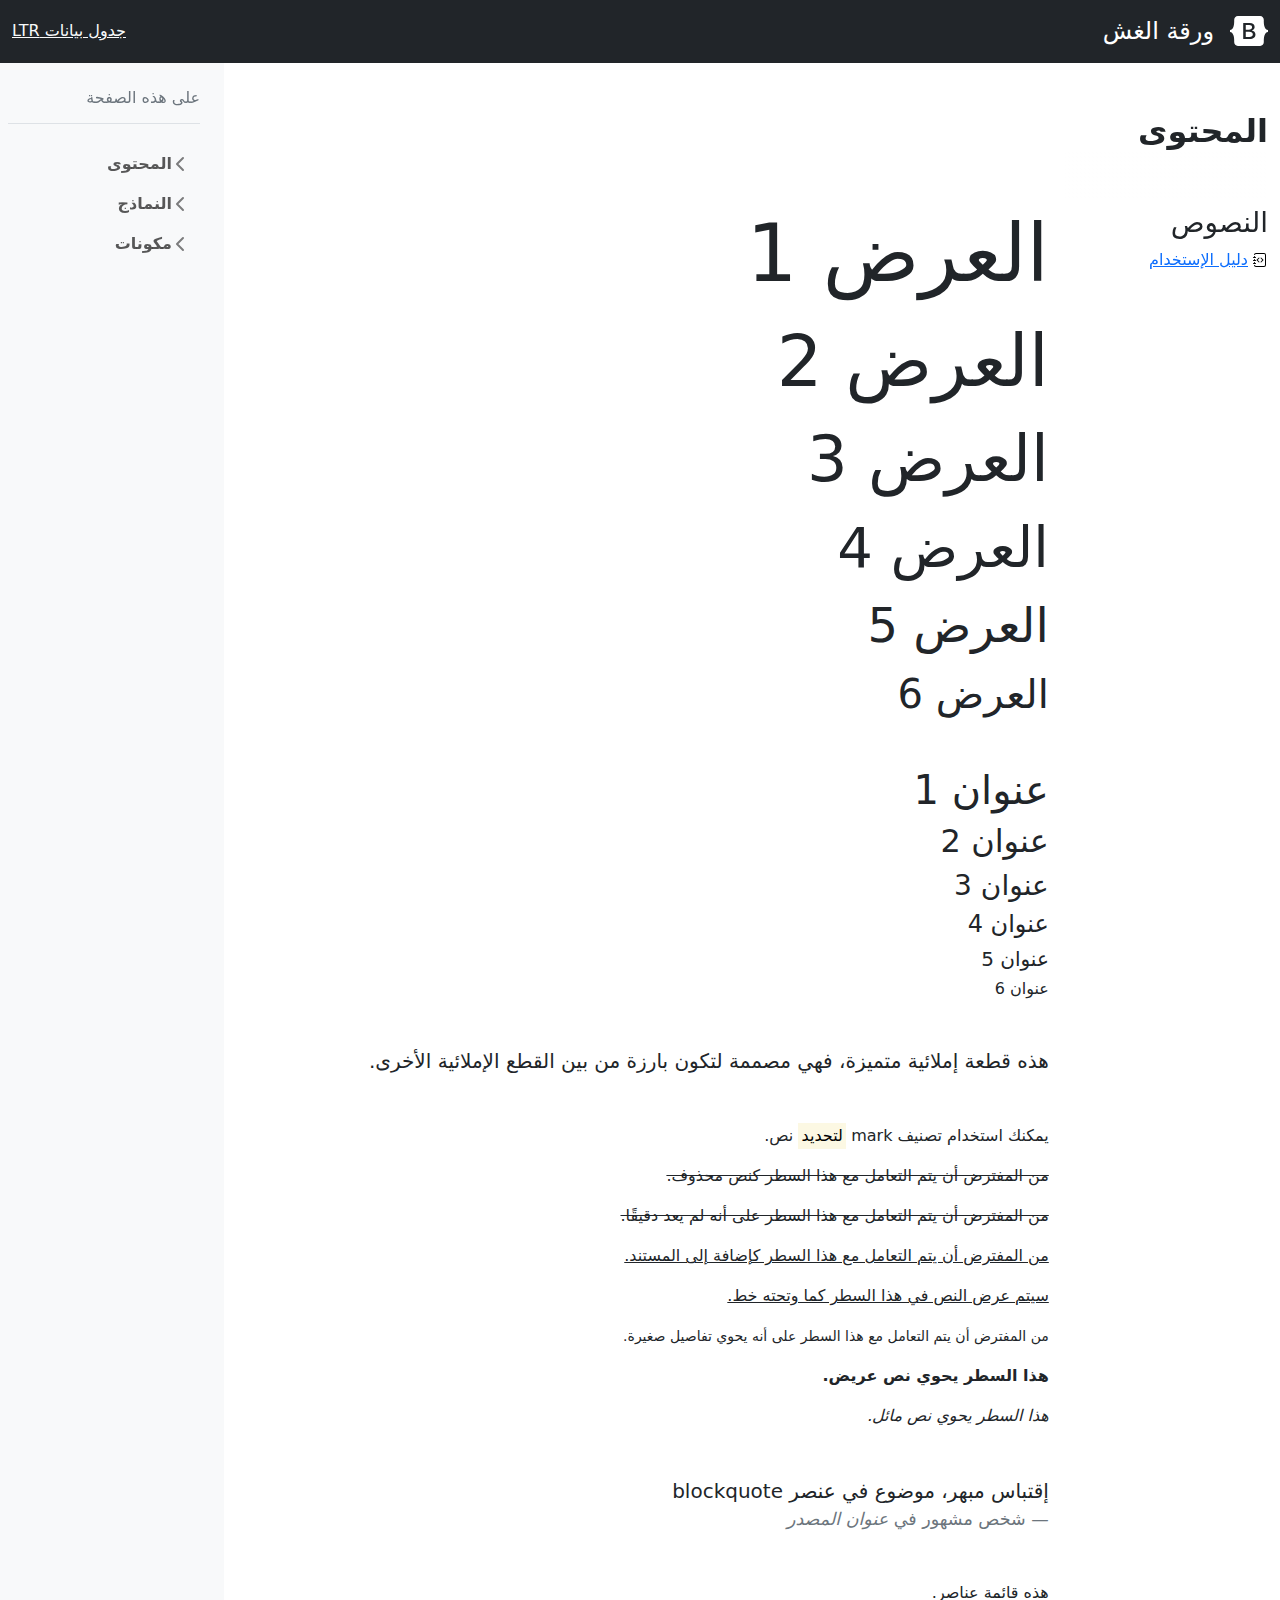
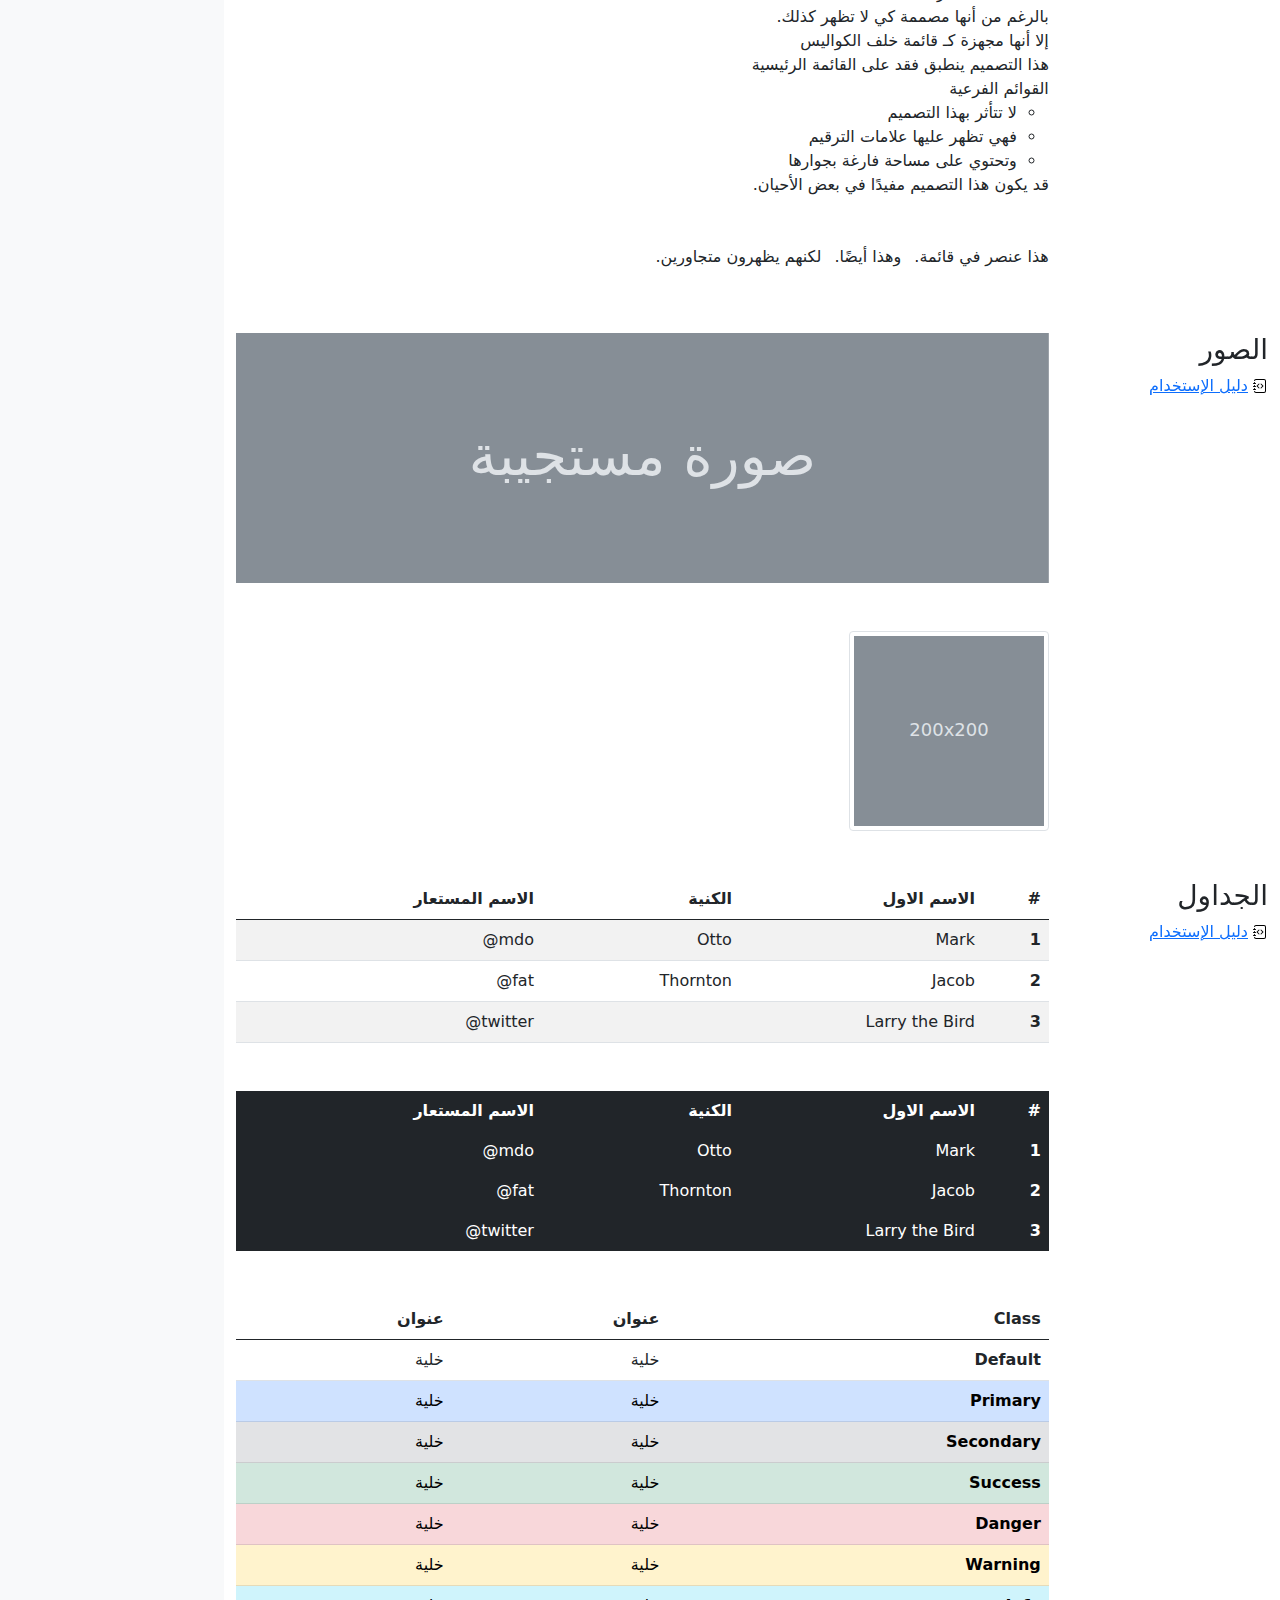
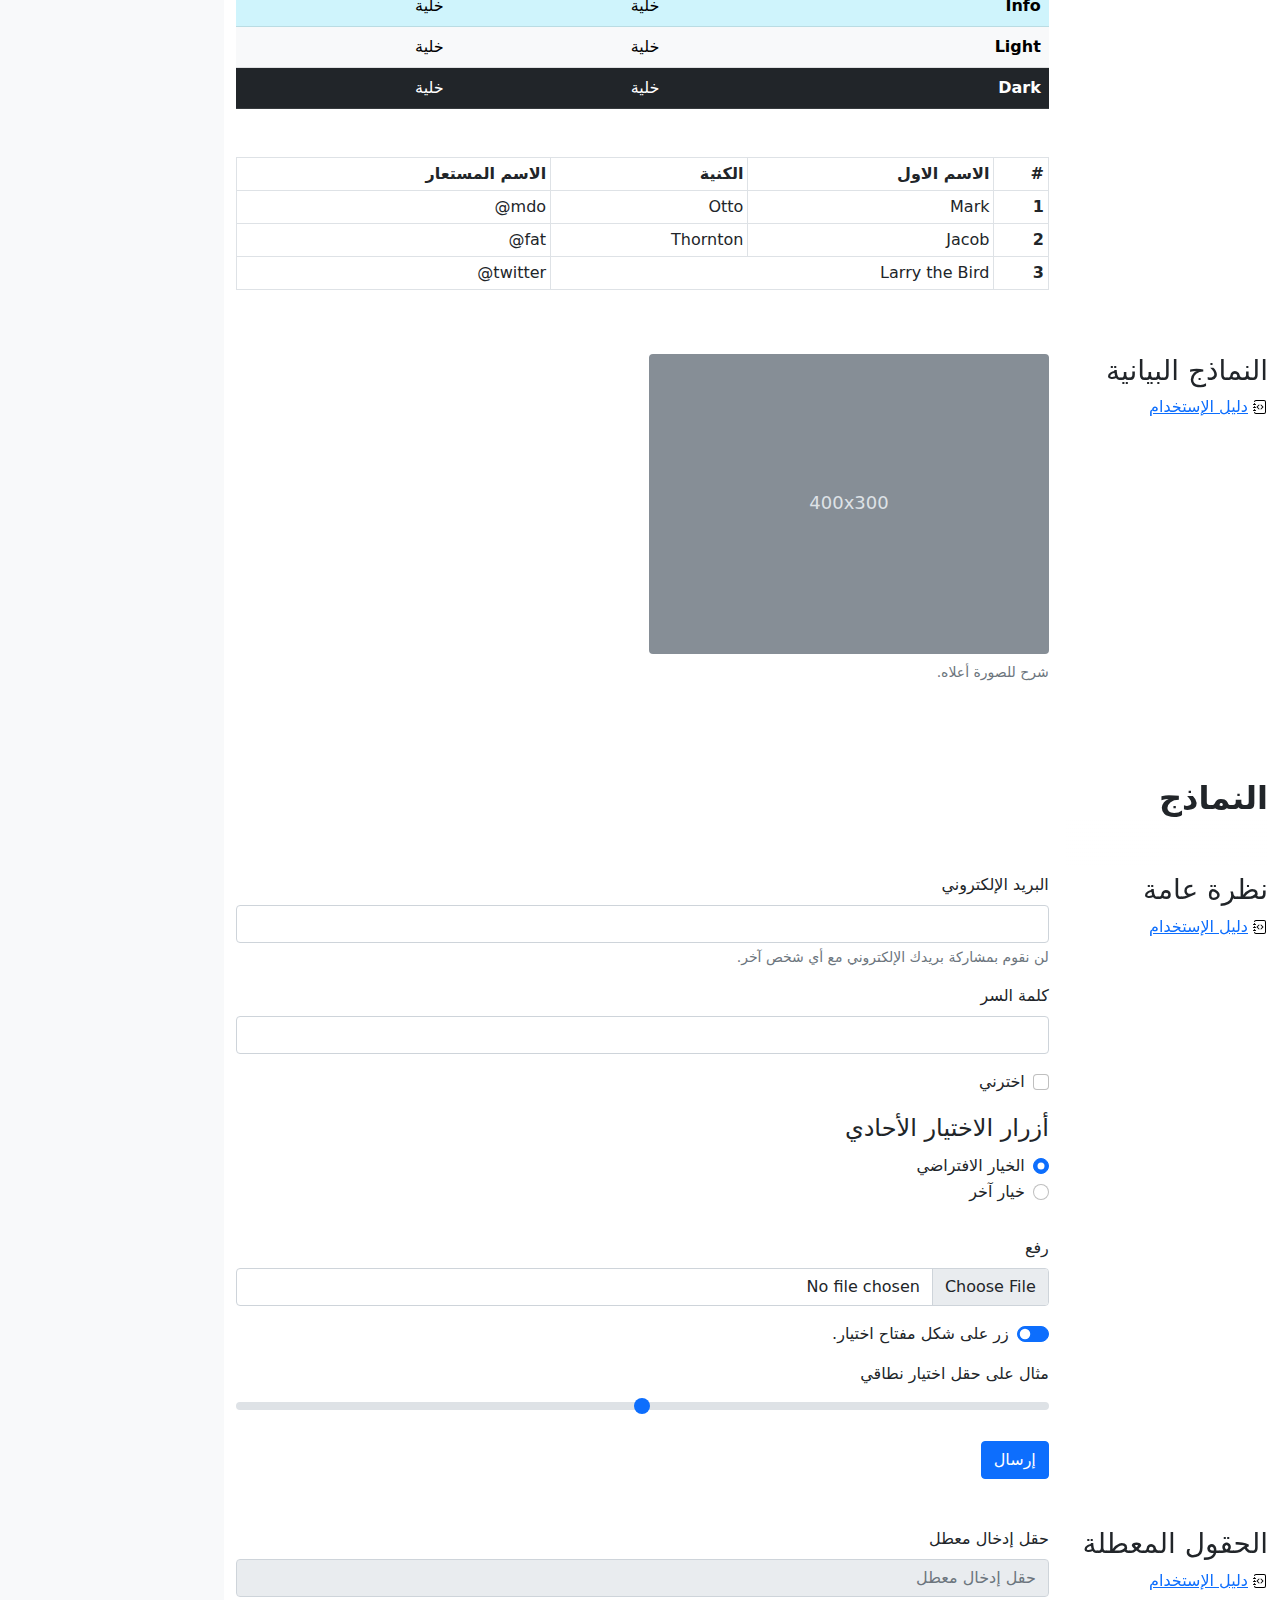
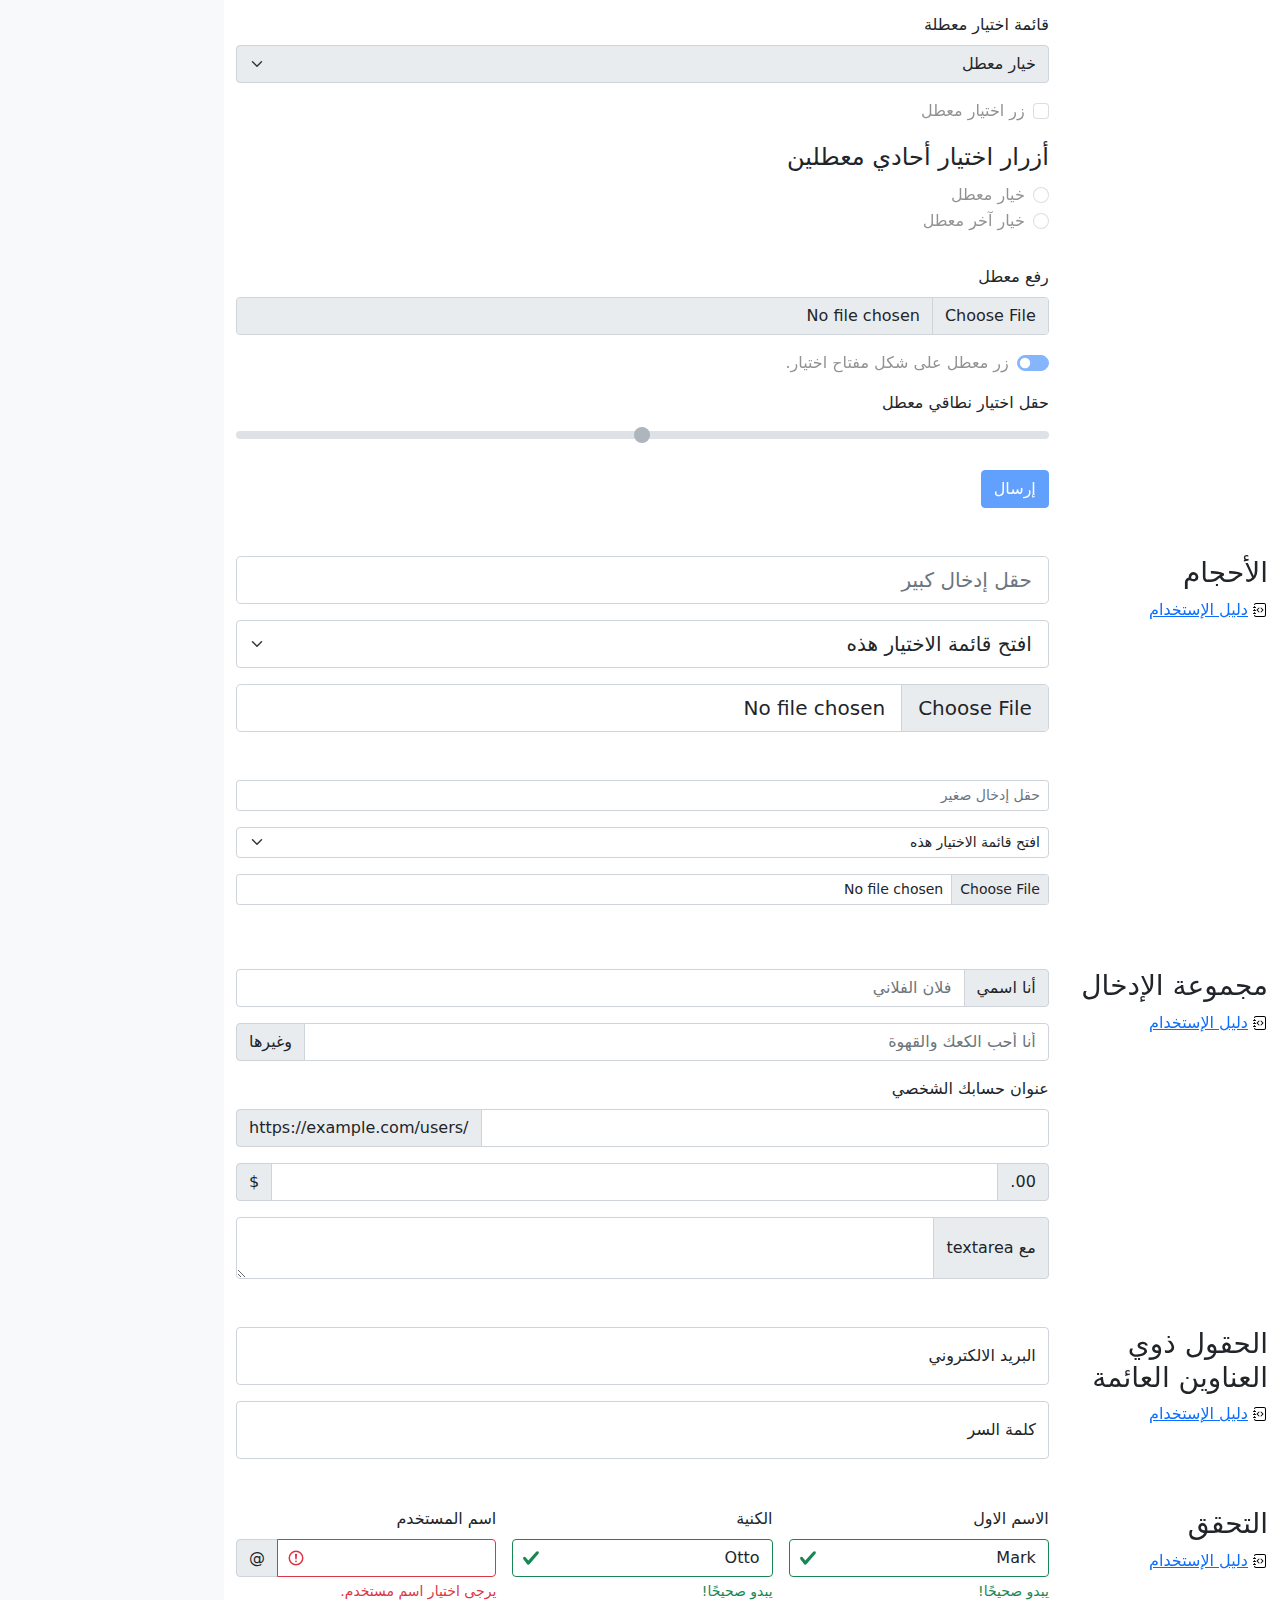
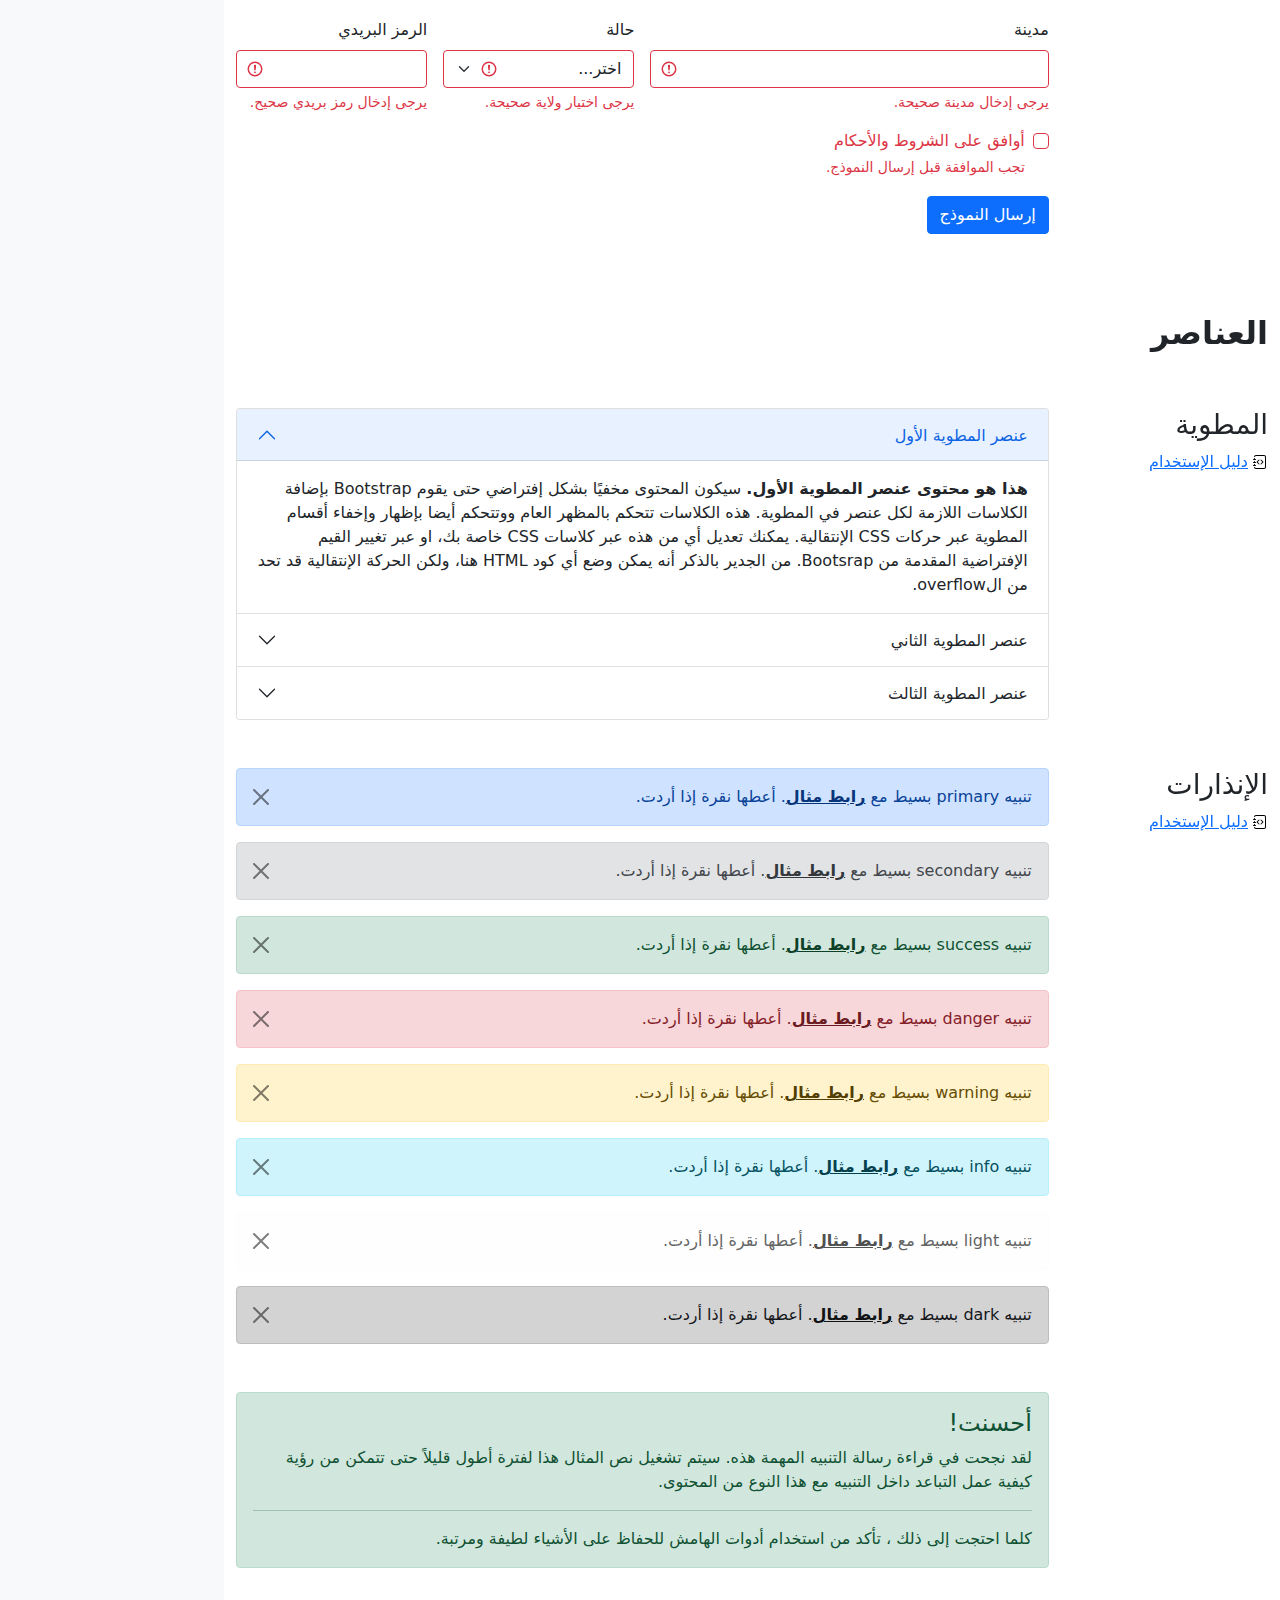
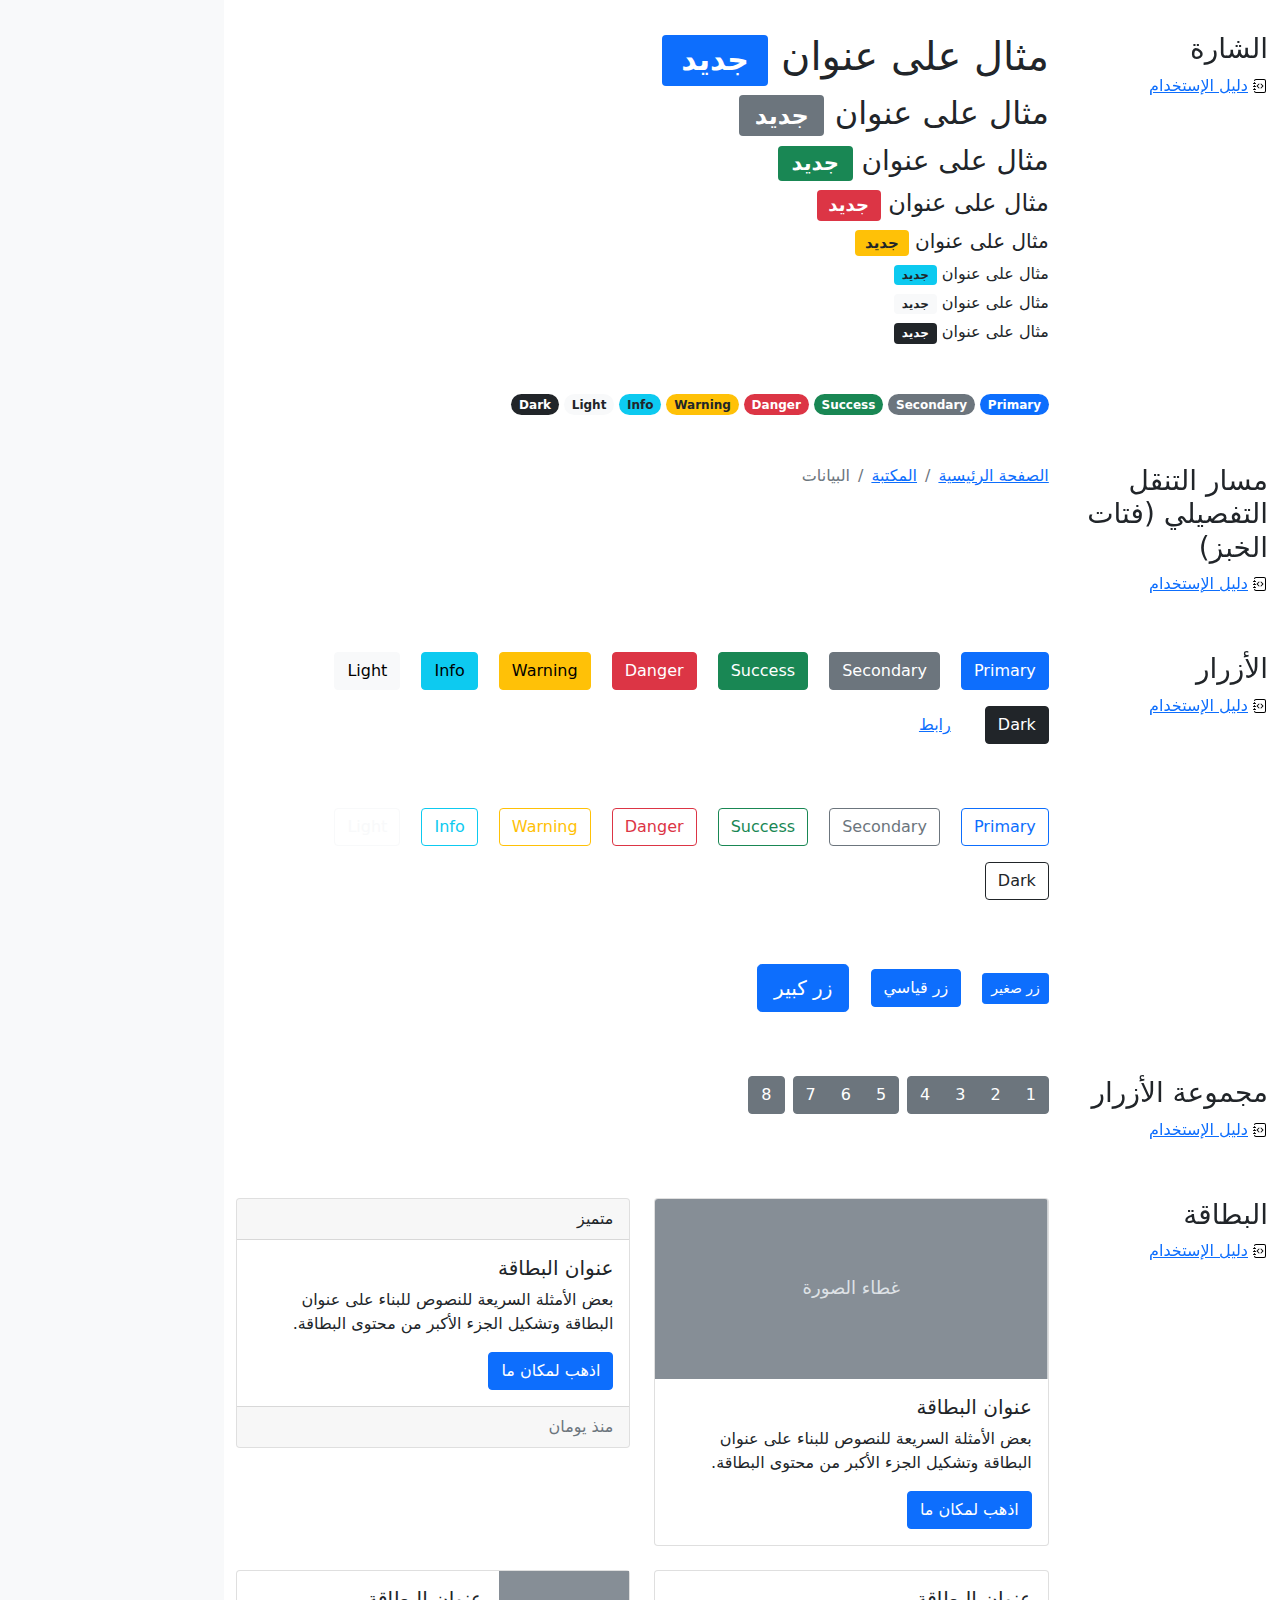
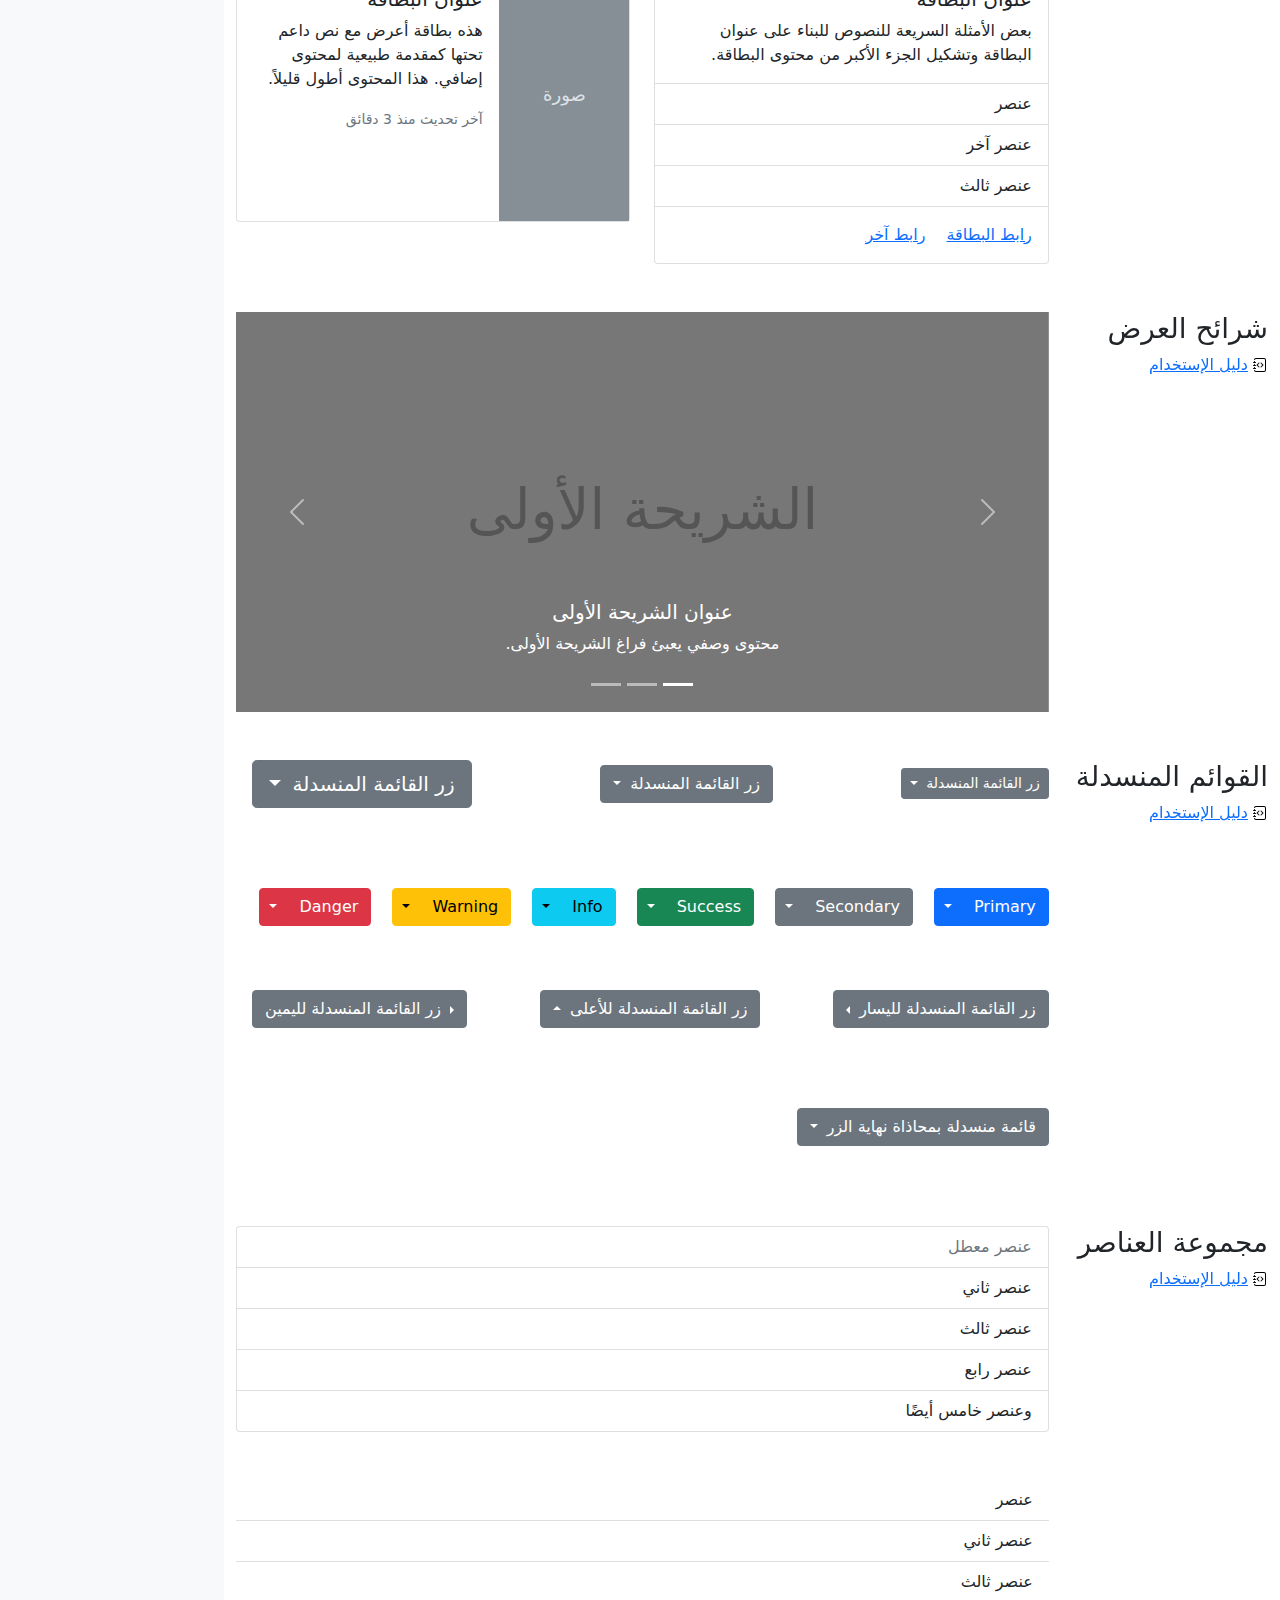
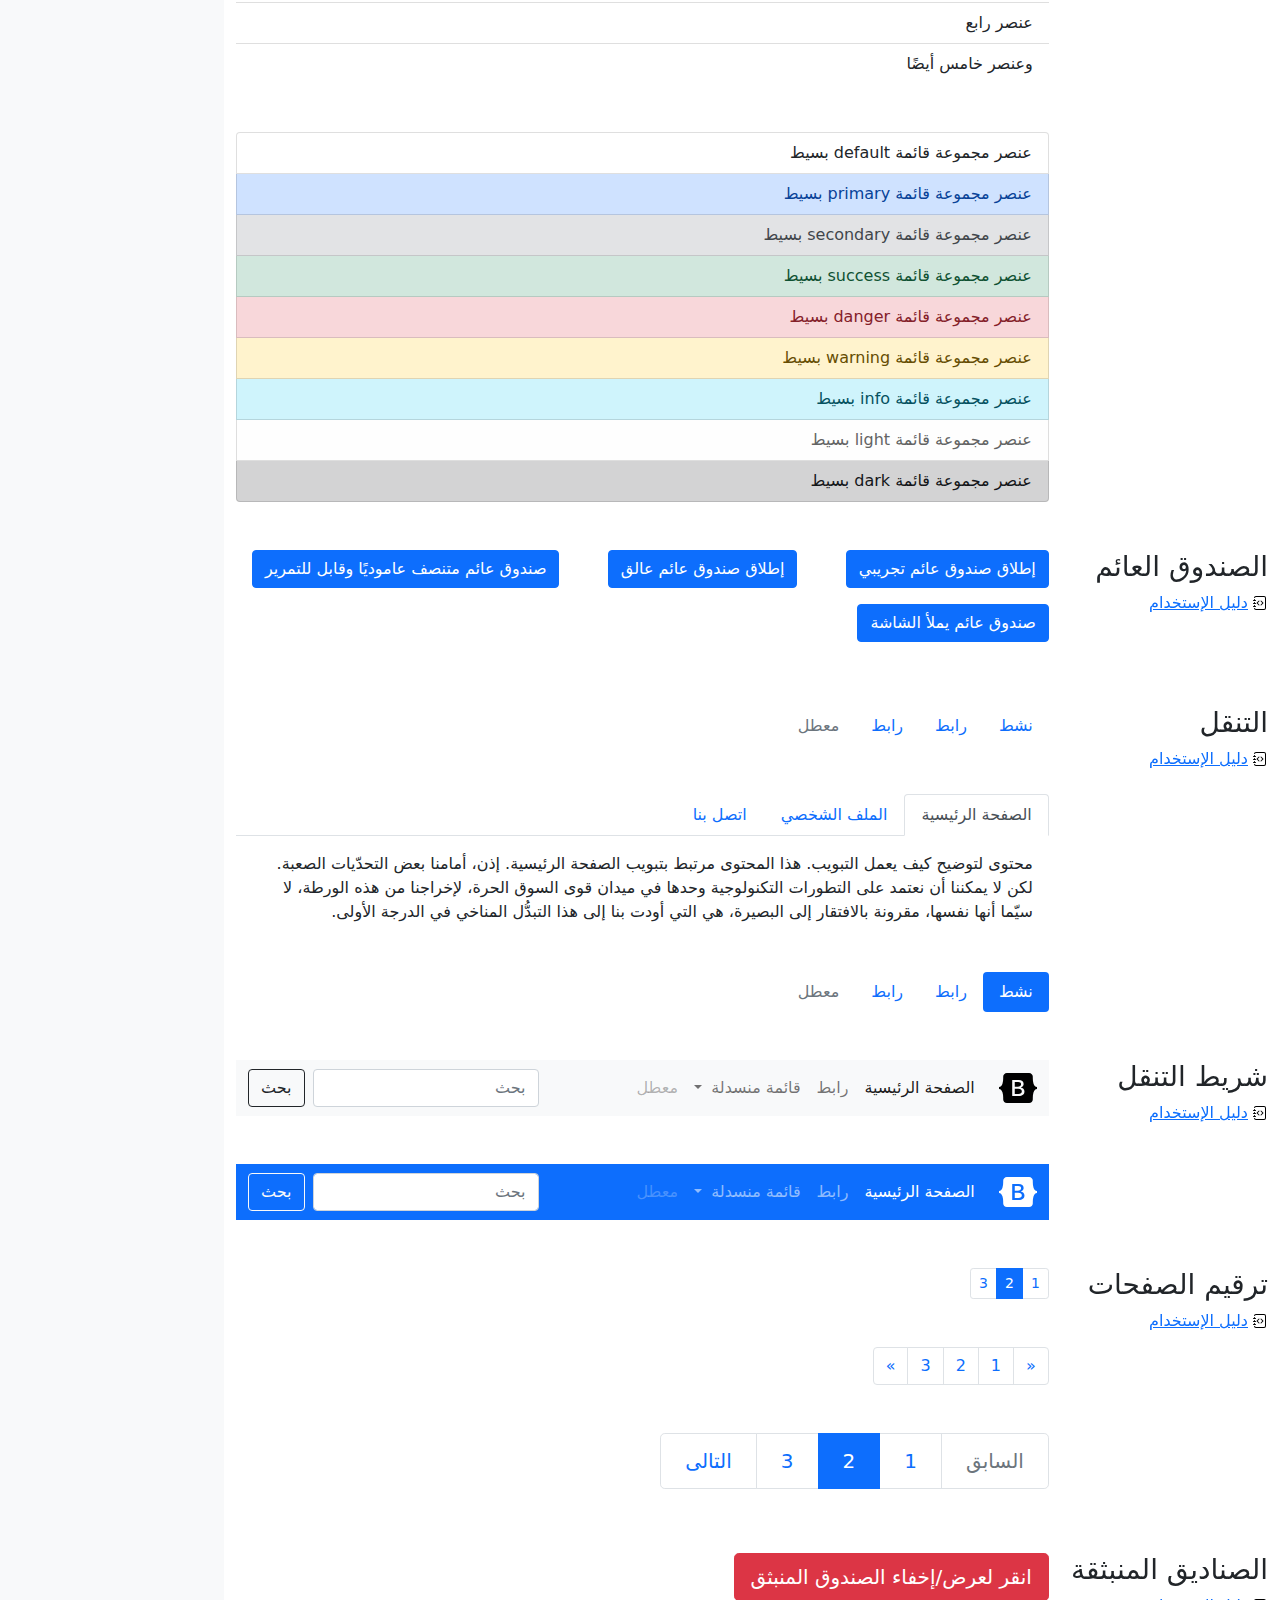
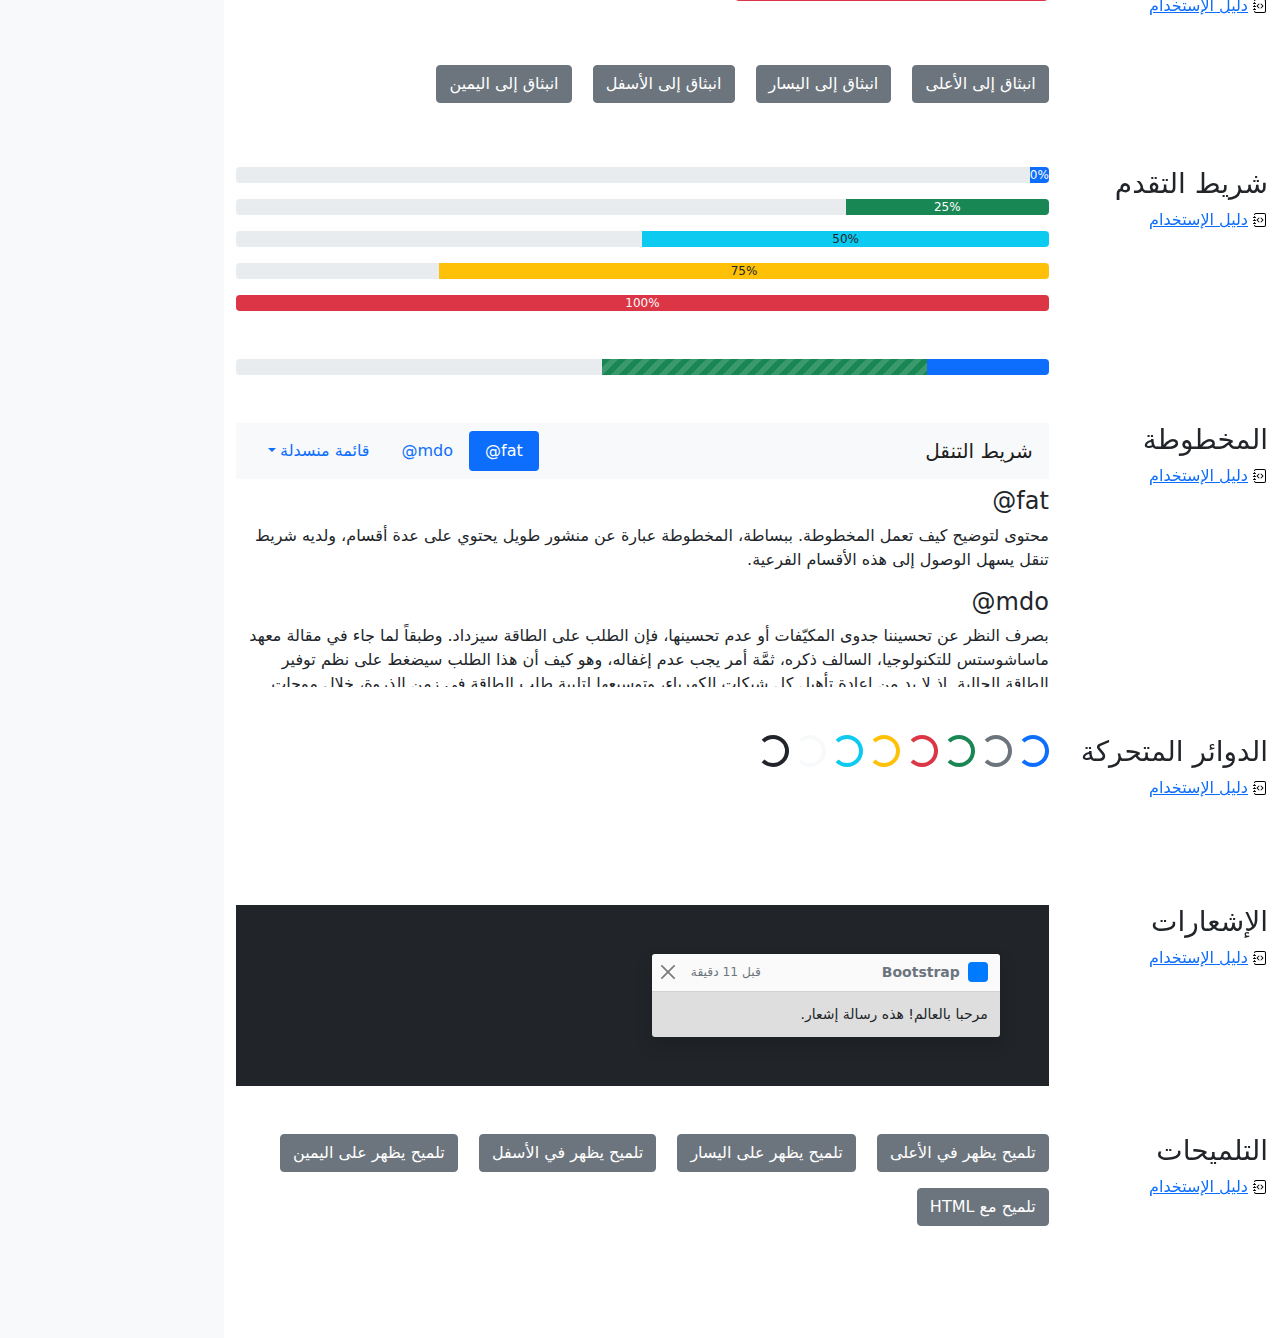
<file: bootstrap/bootstrap-5.0.2-examples/bootstrap-5.0.2-examples/cheatsheet-rtl/index.html>
<!doctype html>
<html lang="ar" dir="rtl">
  <head>
    <meta charset="utf-8">
    <meta name="viewport" content="width=device-width, initial-scale=1">
    <meta name="description" content="">
    <meta name="author" content="Mark Otto, Jacob Thornton, and Bootstrap contributors">
    <meta name="generator" content="Hugo 0.84.0">
    <title>ورقة الغش · Bootstrap v5.0</title>

    <link rel="canonical" href="https://getbootstrap.com/docs/5.0/examples/cheatsheet-rtl/">

    

    <!-- Bootstrap core CSS -->
<link href="../assets/dist/css/bootstrap.rtl.min.css" rel="stylesheet">

    <style>
      .bd-placeholder-img {
        font-size: 1.125rem;
        text-anchor: middle;
        -webkit-user-select: none;
        -moz-user-select: none;
        user-select: none;
      }

      @media (min-width: 768px) {
        .bd-placeholder-img-lg {
          font-size: 3.5rem;
        }
      }
    </style>

    
    <!-- Custom styles for this template -->
    <link href="../cheatsheet/cheatsheet.rtl.css" rel="stylesheet">
  </head>
  <body class="bg-light">
    
<header class="bd-header bg-dark py-3 d-flex align-items-stretch border-bottom border-dark">
  <div class="container-fluid d-flex align-items-center">
    <h1 class="d-flex align-items-center fs-4 text-white mb-0">
      <img src="../assets/brand/bootstrap-logo-white.svg" width="38" height="30" class="me-3" alt="Bootstrap">
      ورقة الغش
    </h1>
    <a href="../examples/cheatsheet/" class="ms-auto link-light" hreflang="en">جدول بيانات LTR</a>
  </div>
</header>
<aside class="bd-aside sticky-xl-top text-muted align-self-start mb-3 mb-xl-5 px-2">
  <h2 class="h6 pt-4 pb-3 mb-4 border-bottom">على هذه الصفحة</h2>
  <nav class="small" id="toc">
    <ul class="list-unstyled">
      <li class="my-2">
        <button class="btn d-inline-flex align-items-center collapsed" data-bs-toggle="collapse" aria-expanded="false" data-bs-target="#contents-collapse" aria-controls="contents-collapse">المحتوى</button>
        <ul class="list-unstyled ps-3 collapse" id="contents-collapse">
          <li><a class="d-inline-flex align-items-center rounded" href="#typography">النصوص</a></li>
          <li><a class="d-inline-flex align-items-center rounded" href="#images">الصور</a></li>
          <li><a class="d-inline-flex align-items-center rounded" href="#tables">الجداول</a></li>
          <li><a class="d-inline-flex align-items-center rounded" href="#figures">النماذج البيانية</a></li>
        </ul>
      </li>
      <li class="my-2">
        <button class="btn d-inline-flex align-items-center collapsed" data-bs-toggle="collapse" aria-expanded="false" data-bs-target="#forms-collapse" aria-controls="forms-collapse">النماذج</button>
        <ul class="list-unstyled ps-3 collapse" id="forms-collapse">
          <li><a class="d-inline-flex align-items-center rounded" href="#overview">نظرة عامة</a></li>
          <li><a class="d-inline-flex align-items-center rounded" href="#disabled-forms">الحقول المعطلة</a></li>
          <li><a class="d-inline-flex align-items-center rounded" href="#sizing">الأحجام</a></li>
          <li><a class="d-inline-flex align-items-center rounded" href="#input-group">مجموعة الإدخال</a></li>
          <li><a class="d-inline-flex align-items-center rounded" href="#floating-labels">الحقول ذوي العناوين العائمة</a></li>
          <li><a class="d-inline-flex align-items-center rounded" href="#validation">التحقق</a></li>
        </ul>
      </li>
      <li class="my-2">
        <button class="btn d-inline-flex align-items-center collapsed" data-bs-toggle="collapse" aria-expanded="false" data-bs-target="#components-collapse" aria-controls="components-collapse">مكونات</button>
        <ul class="list-unstyled ps-3 collapse" id="components-collapse">
          <li><a class="d-inline-flex align-items-center rounded" href="#accordion">المطوية</a></li>
          <li><a class="d-inline-flex align-items-center rounded" href="#alerts">الإنذارات</a></li>
          <li><a class="d-inline-flex align-items-center rounded" href="#badge">الشارة</a></li>
          <li><a class="d-inline-flex align-items-center rounded" href="#breadcrumb">مسار التنقل التفصيلي</a></li>
          <li><a class="d-inline-flex align-items-center rounded" href="#buttons">الأزرار</a></li>
          <li><a class="d-inline-flex align-items-center rounded" href="#button-group">مجموعة الأزرار</a></li>
          <li><a class="d-inline-flex align-items-center rounded" href="#card">البطاقة</a></li>
          <li><a class="d-inline-flex align-items-center rounded" href="#carousel">شرائح العرض</a></li>
          <li><a class="d-inline-flex align-items-center rounded" href="#dropdowns">القوائم المنسدلة</a></li>
          <li><a class="d-inline-flex align-items-center rounded" href="#list-group">مجموعة العناصر</a></li>
          <li><a class="d-inline-flex align-items-center rounded" href="#modal">الصندوق العائم</a></li>
          <li><a class="d-inline-flex align-items-center rounded" href="#navs">التنقل</a></li>
          <li><a class="d-inline-flex align-items-center rounded" href="#navbar">شريط التنقل</a></li>
          <li><a class="d-inline-flex align-items-center rounded" href="#pagination">ترقيم الصفحات</a></li>
          <li><a class="d-inline-flex align-items-center rounded" href="#popovers">الصناديق المنبثقة</a></li>
          <li><a class="d-inline-flex align-items-center rounded" href="#progress">شريط التقدم</a></li>
          <li><a class="d-inline-flex align-items-center rounded" href="#scrollspy">المخطوطة</a></li>
          <li><a class="d-inline-flex align-items-center rounded" href="#spinners">الدوائر المتحركة</a></li>
          <li><a class="d-inline-flex align-items-center rounded" href="#toasts">الإشعارات</a></li>
          <li><a class="d-inline-flex align-items-center rounded" href="#tooltips">التلميحات</a></li>
        </ul>
      </li>
    </ul>
  </nav>
</aside>
<div class="bd-cheatsheet container-fluid bg-body">
  <section id="content">
    <h2 class="sticky-xl-top fw-bold pt-3 pt-xl-5 pb-2 pb-xl-3">المحتوى</h2>

    <article class="my-3" id="typography">
      <div class="bd-heading sticky-xl-top align-self-start mt-5 mb-3 mt-xl-0 mb-xl-2">
        <h3>النصوص</h3>
        <a class="d-flex align-items-center" hreflang="en" href="../content/typography/">دليل الإستخدام</a>
      </div>

      <div>
        <div class="bd-example">
        <p class="display-1">العرض 1</p>
        <p class="display-2">العرض 2</p>
        <p class="display-3">العرض 3</p>
        <p class="display-4">العرض 4</p>
        <p class="display-5">العرض 5</p>
        <p class="display-6">العرض 6</p>
        </div>

        <div class="bd-example">
        <p class="h1">عنوان 1</p>
        <p class="h2">عنوان 2</p>
        <p class="h3">عنوان 3</p>
        <p class="h4">عنوان 4</p>
        <p class="h5">عنوان 5</p>
        <p class="h6">عنوان 6</p>
        </div>

        <div class="bd-example">
        <p class="lead">
          هذه قطعة إملائية متميزة، فهي مصممة لتكون بارزة من بين القطع الإملائية الأخرى.
        </p>
        </div>

        <div class="bd-example">
        <p>يمكنك استخدام تصنيف mark <mark>لتحديد</mark> نص.</p>
        <p><del>من المفترض أن يتم التعامل مع هذا السطر كنص محذوف.</del></p>
        <p><s>من المفترض أن يتم التعامل مع هذا السطر على أنه لم يعد دقيقًا.</s></p>
        <p><ins>من المفترض أن يتم التعامل مع هذا السطر كإضافة إلى المستند.</ins></p>
        <p><u>سيتم عرض النص في هذا السطر كما وتحته خط.</u></p>
        <p><small>من المفترض أن يتم التعامل مع هذا السطر على أنه يحوي تفاصيل صغيرة.</small></p>
        <p><strong>هذا السطر يحوي نص عريض.</strong></p>
        <p><em>هذا السطر يحوي نص مائل.</em></p>
        </div>

        <div class="bd-example">
        <blockquote class="blockquote">
          <p>إقتباس مبهر، موضوع في عنصر blockquote</p>
          <footer class="blockquote-footer">شخص مشهور في <cite title= "عنوان المصدر"> عنوان المصدر </cite></footer>
        </blockquote>
        </div>

        <div class="bd-example">
        <ul class="list-unstyled">
          <li>هذه قائمة عناصر.</li>
          <li>بالرغم من أنها مصممة كي لا تظهر كذلك.</li>
          <li>إلا أنها مجهزة كـ قائمة خلف الكواليس</li>
          <li>هذا التصميم ينطبق فقد على القائمة الرئيسية</li>
          <li>القوائم الفرعية
            <ul>
              <li>لا تتأثر بهذا التصميم</li>
              <li>فهي تظهر عليها علامات الترقيم</li>
              <li>وتحتوي على مساحة فارغة بجوارها</li>
            </ul>
          </li>
          <li>قد يكون هذا التصميم مفيدًا في بعض الأحيان.</li>
        </ul>
        </div>

        <div class="bd-example">
        <ul class="list-inline">
          <li class="list-inline-item">هذا عنصر في قائمة.</li>
          <li class="list-inline-item">وهذا أيضًا.</li>
          <li class="list-inline-item">لكنهم يظهرون متجاورين.</li>
        </ul>
        </div>
      </div>
    </article>
    <article class="my-3" id="images">
      <div class="bd-heading sticky-xl-top align-self-start mt-5 mb-3 mt-xl-0 mb-xl-2">
        <h3>الصور</h3>
        <a class="d-flex align-items-center" hreflang="en" href="../content/images/">دليل الإستخدام</a>
      </div>

      <div>
        <div class="bd-example">
        <svg class="bd-placeholder-img bd-placeholder-img-lg img-fluid" width="100%" height="250" xmlns="http://www.w3.org/2000/svg" role="img" aria-label="Placeholder: صورة مستجيبة" preserveAspectRatio="xMidYMid slice" focusable="false"><title>Placeholder</title><rect width="100%" height="100%" fill="#868e96"/><text x="50%" y="50%" fill="#dee2e6" dy=".3em">صورة مستجيبة</text></svg>

        </div>

        <div class="bd-example">
        <svg class="bd-placeholder-img img-thumbnail" width="200" height="200" xmlns="http://www.w3.org/2000/svg" role="img" aria-label="صورة عنصر نائب مربع عام مع حدود بيضاء حولها ، مما يجعلها تشبه صورة تم التقاطها بكاميرا فورية قديمة: 200x200" preserveAspectRatio="xMidYMid slice" focusable="false"><title>صورة عنصر نائب مربع عام مع حدود بيضاء حولها ، مما يجعلها تشبه صورة تم التقاطها بكاميرا فورية قديمة</title><rect width="100%" height="100%" fill="#868e96"/><text x="50%" y="50%" fill="#dee2e6" dy=".3em">200x200</text></svg>

        </div>
      </div>
    </article>
    <article class="my-3" id="tables">
      <div class="bd-heading sticky-xl-top align-self-start mt-5 mb-3 mt-xl-0 mb-xl-2">
        <h3>الجداول</h3>
        <a class="d-flex align-items-center" hreflang="en" href="../content/tables/">دليل الإستخدام</a>
      </div>

      <div>
        <div class="bd-example">
        <table class="table table-striped">
          <thead>
          <tr>
            <th scope="col">#</th>
            <th scope="col">الاسم الاول</th>
            <th scope="col">الكنية</th>
            <th scope="col">الاسم المستعار</th>
          </tr>
          </thead>
          <tbody>
          <tr>
            <th scope="row">1</th>
            <td>Mark</td>
            <td>Otto</td>
            <td><bdo lang="en" dir="ltr">@mdo</bdo></td>
          </tr>
          <tr>
            <th scope="row">2</th>
            <td>Jacob</td>
            <td>Thornton</td>
            <td><bdo lang="en" dir="ltr">@fat</bdo></td>
          </tr>
          <tr>
            <th scope="row">3</th>
            <td colspan="2">Larry the Bird</td>
            <td><bdo lang="en" dir="ltr">@twitter</bdo></td>
          </tr>
          </tbody>
        </table>
        </div>

        <div class="bd-example">
        <table class="table table-dark table-borderless">
          <thead>
          <tr>
            <th scope="col">#</th>
            <th scope="col">الاسم الاول</th>
            <th scope="col">الكنية</th>
            <th scope="col">الاسم المستعار</th>
          </tr>
          </thead>
          <tbody>
          <tr>
            <th scope="row">1</th>
            <td>Mark</td>
            <td>Otto</td>
            <td><bdo lang="en" dir="ltr">@mdo</bdo></td>
          </tr>
          <tr>
            <th scope="row">2</th>
            <td>Jacob</td>
            <td>Thornton</td>
            <td><bdo lang="en" dir="ltr">@fat</bdo></td>
          </tr>
          <tr>
            <th scope="row">3</th>
            <td colspan="2">Larry the Bird</td>
            <td><bdo lang="en" dir="ltr">@twitter</bdo></td>
          </tr>
          </tbody>
        </table>
        </div>

        <div class="bd-example">
        <table class="table table-hover">
          <thead>
          <tr>
            <th scope="col">Class</th>
            <th scope="col">عنوان</th>
            <th scope="col">عنوان</th>
          </tr>
          </thead>
          <tbody>
          <tr>
            <th scope="row">Default</th>
            <td>خلية</td>
            <td>خلية</td>
          </tr>
          
          <tr class="table-primary">
            <th scope="row">Primary</th>
            <td>خلية</td>
            <td>خلية</td>
          </tr>
          <tr class="table-secondary">
            <th scope="row">Secondary</th>
            <td>خلية</td>
            <td>خلية</td>
          </tr>
          <tr class="table-success">
            <th scope="row">Success</th>
            <td>خلية</td>
            <td>خلية</td>
          </tr>
          <tr class="table-danger">
            <th scope="row">Danger</th>
            <td>خلية</td>
            <td>خلية</td>
          </tr>
          <tr class="table-warning">
            <th scope="row">Warning</th>
            <td>خلية</td>
            <td>خلية</td>
          </tr>
          <tr class="table-info">
            <th scope="row">Info</th>
            <td>خلية</td>
            <td>خلية</td>
          </tr>
          <tr class="table-light">
            <th scope="row">Light</th>
            <td>خلية</td>
            <td>خلية</td>
          </tr>
          <tr class="table-dark">
            <th scope="row">Dark</th>
            <td>خلية</td>
            <td>خلية</td>
          </tr>
          </tbody>
        </table>
        </div>

        <div class="bd-example">
        <table class="table table-sm table-bordered">
          <thead>
          <tr>
            <th scope="col">#</th>
            <th scope="col">الاسم الاول</th>
            <th scope="col">الكنية</th>
            <th scope="col">الاسم المستعار</th>
          </tr>
          </thead>
          <tbody>
          <tr>
            <th scope="row">1</th>
            <td>Mark</td>
            <td>Otto</td>
            <td><bdo lang="en" dir="ltr">@mdo</bdo></td>
          </tr>
          <tr>
            <th scope="row">2</th>
            <td>Jacob</td>
            <td>Thornton</td>
            <td><bdo lang="en" dir="ltr">@fat</bdo></td>
          </tr>
          <tr>
            <th scope="row">3</th>
            <td colspan="2">Larry the Bird</td>
            <td><bdo lang="en" dir="ltr">@twitter</bdo></td>
          </tr>
          </tbody>
        </table>
        </div>
      </div>
    </article>
    <article class="my-3" id="figures">
      <div class="bd-heading sticky-xl-top align-self-start mt-5 mb-3 mt-xl-0 mb-xl-2">
        <h3>النماذج البيانية</h3>
        <a class="d-flex align-items-center" hreflang="en" href="../content/figures/">دليل الإستخدام</a>
      </div>

      <div>
        <div class="bd-example">
        <figure class="figure">
          <svg class="bd-placeholder-img figure-img img-fluid rounded" width="400" height="300" xmlns="http://www.w3.org/2000/svg" role="img" aria-label="Placeholder: 400x300" preserveAspectRatio="xMidYMid slice" focusable="false"><title>Placeholder</title><rect width="100%" height="100%" fill="#868e96"/><text x="50%" y="50%" fill="#dee2e6" dy=".3em">400x300</text></svg>

          <figcaption class="figure-caption">شرح للصورة أعلاه.</figcaption>
        </figure>
        </div>
      </div>
    </article>
  </section>

  <section id="forms">
    <h2 class="sticky-xl-top fw-bold pt-3 pt-xl-5 pb-2 pb-xl-3">النماذج</h2>

    <article class="my-3" id="overview">
      <div class="bd-heading sticky-xl-top align-self-start mt-5 mb-3 mt-xl-0 mb-xl-2">
        <h3>نظرة عامة</h3>
        <a class="d-flex align-items-center" hreflang="en" href="../forms/overview/">دليل الإستخدام</a>
      </div>

      <div>
        <div class="bd-example">
        <form>
          <div class="mb-3">
            <label for="exampleInputEmail1" class="form-label">البريد الإلكتروني</label>
            <input type="email" class="form-control" id="exampleInputEmail1" aria-describedby="emailHelp">
            <div id="emailHelp" class="form-text">لن نقوم بمشاركة بريدك الإلكتروني مع أي شخص آخر.</div>
          </div>
          <div class="mb-3">
            <label for="exampleInputPassword1" class="form-label">كلمة السر</label>
            <input type="password" class="form-control" id="exampleInputPassword1">
          </div>
          <div class="mb-3 form-check">
            <input type="checkbox" class="form-check-input" id="exampleCheck1">
            <label class="form-check-label" for="exampleCheck1">اخترني</label>
          </div>
          <fieldset class="mb-3">
            <legend>أزرار الاختيار الأحادي</legend>
            <div class="form-check">
              <input type="radio" name="radios" class="form-check-input" id="exampleRadio1" checked>
              <label class="form-check-label" for="exampleRadio1">الخيار الافتراضي</label>
            </div>
            <div class="mb-3 form-check">
              <input type="radio" name="radios" class="form-check-input" id="exampleRadio2">
              <label class="form-check-label" for="exampleRadio2">خيار آخر</label>
            </div>
          </fieldset>
          <div class="mb-3">
            <label class="form-label" for="customFile">رفع</label>
            <input type="file" class="form-control" id="customFile">
          </div>
          <div class="mb-3 form-check form-switch">
            <input class="form-check-input" type="checkbox" id="flexSwitchCheckChecked" checked>
            <label class="form-check-label" for="flexSwitchCheckChecked">زر على شكل مفتاح اختيار.</label>
          </div>
          <div class="mb-3">
            <label for="customRange3" class="form-label">مثال على حقل اختيار نطاقي</label>
            <input type="range" class="form-range" min="0" max="5" step="0.5" id="customRange3">
          </div>
          <button type="submit" class="btn btn-primary">إرسال</button>
        </form>
        </div>
      </div>
    </article>
    <article class="my-3" id="disabled-forms">
      <div class="bd-heading sticky-xl-top align-self-start mt-5 mb-3 mt-xl-0 mb-xl-2">
        <h3>الحقول المعطلة</h3>
        <a class="d-flex align-items-center" hreflang="en" href="../forms/overview/#disabled-forms">دليل الإستخدام</a>
      </div>

      <div>
        <div class="bd-example">
        <form>
          <fieldset disabled aria-label="مثال على مجموعة الحقول المعطلة">
            <div class="mb-3">
              <label for="disabledTextInput" class="form-label">حقل إدخال معطل</label>
              <input type="text" id="disabledTextInput" class="form-control" placeholder="حقل إدخال معطل">
            </div>
            <div class="mb-3">
              <label for="disabledSelect" class="form-label">قائمة اختيار معطلة</label>
              <select id="disabledSelect" class="form-select">
                <option>خيار معطل</option>
              </select>
            </div>
            <div class="mb-3">
              <div class="form-check">
                <input class="form-check-input" type="checkbox" id="disabledFieldsetCheck" disabled>
                <label class="form-check-label" for="disabledFieldsetCheck">
                  زر اختيار معطل
                </label>
              </div>
            </div>
            <fieldset class="mb-3">
              <legend>أزرار اختيار أحادي معطلين</legend>
              <div class="form-check">
                <input type="radio" name="radios" class="form-check-input" id="disabledRadio1" disabled>
                <label class="form-check-label" for="disabledRadio1">خيار معطل</label>
              </div>
              <div class="mb-3 form-check">
                <input type="radio" name="radios" class="form-check-input" id="disabledRadio2" disabled>
                <label class="form-check-label" for="disabledRadio2">خيار آخر معطل</label>
              </div>
            </fieldset>
            <div class="mb-3">
              <label class="form-label" for="disabledCustomFile">رفع معطل</label>
              <input type="file" class="form-control" id="disabledCustomFile" disabled>
            </div>
            <div class="mb-3 form-check form-switch">
              <input class="form-check-input" type="checkbox" id="disabledSwitchCheckChecked" checked disabled>
              <label class="form-check-label" for="disabledSwitchCheckChecked">زر معطل على شكل مفتاح اختيار.</label>
            </div>
            <div class="mb-3">
              <label for="disabledRange" class="form-label">حقل اختيار نطاقي معطل</label>
              <input type="range" class="form-range" min="0" max="5" step="0.5" id="disabledRange">
            </div>
            <button type="submit" class="btn btn-primary">إرسال</button>
          </fieldset>
        </form>
        </div>
      </div>
    </article>
    <article class="my-3" id="sizing">
      <div class="bd-heading sticky-xl-top align-self-start mt-5 mb-3 mt-xl-0 mb-xl-2">
        <h3>الأحجام</h3>
        <a class="d-flex align-items-center" hreflang="en" href="../forms/form-control/#sizing">دليل الإستخدام</a>
      </div>

      <div>
        <div class="bd-example">
        <div class="mb-3">
          <input class="form-control form-control-lg" type="text" placeholder="حقل إدخال كبير" aria-label=".form-control-lg مثال">
        </div>
        <div class="mb-3">
          <select class="form-select form-select-lg mb-3" aria-label=".form-select-lg مثال">
            <option selected>افتح قائمة الاختيار هذه</option>
            <option value="1">واحد</option>
            <option value="2">اثنان</option>
            <option value="3">ثلاثة</option>
          </select>
        </div>
        <div class="mb-3">
          <input type="file" class="form-control form-control-lg" aria-label="مثال على إدخال ملف كبير">
        </div>
        </div>

        <div class="bd-example">
        <div class="mb-3">
          <input class="form-control form-control-sm" type="text" placeholder="حقل إدخال صغير" aria-label=".form-control-sm مثال">
        </div>
        <div class="mb-3">
          <select class="form-select form-select-sm" aria-label=".form-select-sm مثال">
            <option selected>افتح قائمة الاختيار هذه</option>
            <option value="1">واحد</option>
            <option value="2">اثنان</option>
            <option value="3">ثلاثة</option>
          </select>
        </div>
        <div class="mb-3">
          <input type="file" class="form-control form-control-sm" aria-label="مثال على إدخال ملف صغير">
        </div>
        </div>
      </div>
    </article>
    <article class="my-3" id="input-group">
      <div class="bd-heading sticky-xl-top align-self-start mt-5 mb-3 mt-xl-0 mb-xl-2">
        <h3>مجموعة الإدخال</h3>
        <a class="d-flex align-items-center" hreflang="en" href="../forms/input-group/">دليل الإستخدام</a>
      </div>

      <div>
        <div class="bd-example">
        <div class="input-group mb-3">
          <span class="input-group-text" id="basic-addon1">أنا اسمي</span>
          <input type="text" class="form-control" placeholder="فلان الفلاني" aria-label="الاسم" aria-describedby="basic-addon1">
        </div>
        <div class="input-group mb-3">
          <input type="text" class="form-control" placeholder="أنا أحب الكعك والقهوة" aria-label="الطعام المفضل" aria-describedby="basic-addon2">
          <span class="input-group-text" id="basic-addon2">وغيرها</span>
        </div>
        <label for="basic-url" class="form-label">عنوان حسابك الشخصي</label>
        <div class="input-group mb-3">
          <input type="text" class="form-control" id="basic-url" aria-describedby="basic-addon3">
          <span class="input-group-text" id="basic-addon3"><bdo lang="en" dir="ltr">https://example.com/users/</bdo></span>
        </div>
        <div class="input-group mb-3">
          <span class="input-group-text"><bdo lang="en" dir="ltr">.00</bdo></span>
          <input type="text" class="form-control" aria-label="المبلغ (لأقرب دولار)">
          <span class="input-group-text">$</span>
        </div>
        <div class="input-group">
          <span class="input-group-text">مع textarea</span>
          <textarea class="form-control" aria-label="مع textarea"></textarea>
        </div>
        </div>
      </div>
    </article>
    <article class="my-3" id="floating-labels">
      <div class="bd-heading sticky-xl-top align-self-start mt-5 mb-3 mt-xl-0 mb-xl-2">
        <h3>الحقول ذوي العناوين العائمة</h3>
        <a class="d-flex align-items-center" href="../forms/floating-labels/">دليل الإستخدام</a>
      </div>

      <div>
        <div class="bd-example">
        <form>
          <div class="form-floating mb-3">
            <input type="email" class="form-control" id="floatingInput" placeholder="name@example.com">
            <label for="floatingInput">البريد الالكتروني</label>
          </div>
          <div class="form-floating">
            <input type="password" class="form-control" id="floatingPassword" placeholder="كلمة السر">
            <label for="floatingPassword">كلمة السر</label>
          </div>
        </form>
        </div>
      </div>
    </article>
    <article class="my-3" id="validation">
      <div class="bd-heading sticky-xl-top align-self-start mt-5 mb-3 mt-xl-0 mb-xl-2">
        <h3>التحقق</h3>
        <a class="d-flex align-items-center" hreflang="en" href="../forms/validation/">دليل الإستخدام</a>
      </div>

      <div>
        <div class="bd-example">
        <form class="row g-3">
          <div class="col-md-4">
            <label for="validationServer01" class="form-label">الاسم الاول</label>
            <input type="text" class="form-control is-valid" id="validationServer01" value="Mark" required>
            <div class="valid-feedback">
              يبدو صحيحًا!
            </div>
          </div>
          <div class="col-md-4">
            <label for="validationServer02" class="form-label">الكنية</label>
            <input type="text" class="form-control is-valid" id="validationServer02" value="Otto" required>
            <div class="valid-feedback">
              يبدو صحيحًا!
            </div>
          </div>
          <div class="col-md-4">
            <label for="validationServerUsername" class="form-label">اسم المستخدم</label>
            <div class="input-group has-validation">
              <input type="text" class="form-control is-invalid" id="validationServerUsername" aria-describedby="inputGroupPrepend3" required>
              <span class="input-group-text" id="inputGroupPrepend3">@</span>
              <div class="invalid-feedback">
                يرجى اختيار اسم مستخدم.
              </div>
            </div>
          </div>
          <div class="col-md-6">
            <label for="validationServer03" class="form-label">مدينة</label>
            <input type="text" class="form-control is-invalid" id="validationServer03" required>
            <div class="invalid-feedback">
              يرجى إدخال مدينة صحيحة.
            </div>
          </div>
          <div class="col-md-3">
            <label for="validationServer04" class="form-label">حالة</label>
            <select class="form-select is-invalid" id="validationServer04" required>
              <option selected disabled value="">اختر...</option>
              <option>...</option>
            </select>
            <div class="invalid-feedback">
              يرجى اختيار ولاية صحيحة.
            </div>
          </div>
          <div class="col-md-3">
            <label for="validationServer05" class="form-label">الرمز البريدي</label>
            <input type="text" class="form-control is-invalid" id="validationServer05" required>
            <div class="invalid-feedback">
              يرجى إدخال رمز بريدي صحيح.
            </div>
          </div>
          <div class="col-12">
            <div class="form-check">
              <input class="form-check-input is-invalid" type="checkbox" value="" id="invalidCheck3" required>
              <label class="form-check-label" for="invalidCheck3">
                أوافق على الشروط والأحكام
              </label>
              <div class="invalid-feedback">
                تجب الموافقة قبل إرسال النموذج.
              </div>
            </div>
          </div>
          <div class="col-12">
            <button class="btn btn-primary" type="submit">إرسال النموذج</button>
          </div>
        </form>
        </div>
      </div>
    </article>
  </section>

  <section id="components">
    <h2 class="sticky-xl-top fw-bold pt-3 pt-xl-5 pb-2 pb-xl-3">العناصر</h2>

    <article class="my-3" id="accordion">
      <div class="bd-heading sticky-xl-top align-self-start mt-5 mb-3 mt-xl-0 mb-xl-2">
        <h3>المطوية</h3>
        <a class="d-flex align-items-center" hreflang="en" href="../components/accordion/">دليل الإستخدام</a>
      </div>

      <div>
        <div class="bd-example">
        <div class="accordion" id="accordionExample">
          <div class="accordion-item">
            <h4 class="accordion-header" id="headingOne">
              <button class="accordion-button" type="button" data-bs-toggle="collapse" data-bs-target="#collapseOne" aria-expanded="true" aria-controls="collapseOne">
                عنصر المطوية الأول
              </button>
            </h4>
            <div id="collapseOne" class="accordion-collapse collapse show" aria-labelledby="headingOne" data-bs-parent="#accordionExample">
              <div class="accordion-body">
                <strong>هذا هو محتوى عنصر المطوية الأول.</strong> سيكون المحتوى مخفيًا بشكل إفتراضي حتى يقوم Bootstrap بإضافة الكلاسات اللازمة لكل عنصر في المطوية. هذه الكلاسات تتحكم بالمظهر العام ووتتحكم أيضا بإظهار وإخفاء أقسام المطوية عبر حركات CSS الإنتقالية. يمكنك تعديل أي من هذه عبر كلاسات CSS خاصة بك، او عبر تغيير القيم الإفتراضية المقدمة من Bootsrap. من الجدير بالذكر أنه يمكن وضع أي كود HTML هنا، ولكن الحركة الإنتقالية قد تحد من الoverflow.
              </div>
            </div>
          </div>
          <div class="accordion-item">
            <h4 class="accordion-header" id="headingTwo">
              <button class="accordion-button collapsed" type="button" data-bs-toggle="collapse" data-bs-target="#collapseTwo" aria-expanded="false" aria-controls="collapseTwo">
                عنصر المطوية الثاني
              </button>
            </h4>
            <div id="collapseTwo" class="accordion-collapse collapse" aria-labelledby="headingTwo" data-bs-parent="#accordionExample">
              <div class="accordion-body">
                <strong>هذا هو محتوى عنصر المطوية الثاني.</strong> سيكون المحتوى مخفيًا بشكل إفتراضي حتى يقوم Bootstrap بإضافة الكلاسات اللازمة لكل عنصر في المطوية. هذه الكلاسات تتحكم بالمظهر العام ووتتحكم أيضا بإظهار وإخفاء أقسام المطوية عبر حركات CSS الإنتقالية. يمكنك تعديل أي من هذه عبر كلاسات CSS خاصة بك، او عبر تغيير القيم الإفتراضية المقدمة من Bootsrap. من الجدير بالذكر أنه يمكن وضع أي كود HTML هنا، ولكن الحركة الإنتقالية قد تحد من الoverflow.
              </div>
            </div>
          </div>
          <div class="accordion-item">
            <h4 class="accordion-header" id="headingThree">
              <button class="accordion-button collapsed" type="button" data-bs-toggle="collapse" data-bs-target="#collapseThree" aria-expanded="false" aria-controls="collapseThree">
                عنصر المطوية الثالث
              </button>
            </h4>
            <div id="collapseThree" class="accordion-collapse collapse" aria-labelledby="headingThree" data-bs-parent="#accordionExample">
              <div class="accordion-body">
                <strong>هذا هو محتوى عنصر المطوية الثالث.</strong> سيكون المحتوى مخفيًا بشكل إفتراضي حتى يقوم Bootstrap بإضافة الكلاسات اللازمة لكل عنصر في المطوية. هذه الكلاسات تتحكم بالمظهر العام ووتتحكم أيضا بإظهار وإخفاء أقسام المطوية عبر حركات CSS الإنتقالية. يمكنك تعديل أي من هذه عبر كلاسات CSS خاصة بك، او عبر تغيير القيم الإفتراضية المقدمة من Bootsrap. من الجدير بالذكر أنه يمكن وضع أي كود HTML هنا، ولكن الحركة الإنتقالية قد تحد من الoverflow.
              </div>
            </div>
          </div>
        </div>
        </div>
      </div>
    </article>
    <article class="my-3" id="alerts">
      <div class="bd-heading sticky-xl-top align-self-start mt-5 mb-3 mt-xl-0 mb-xl-2">
        <h3>الإنذارات</h3>
        <a class="d-flex align-items-center" hreflang="en" href="../components/alerts/">دليل الإستخدام</a>
      </div>

      <div>
        <div class="bd-example">
        
        <div class="alert alert-primary alert-dismissible fade show" role="alert">
          تنبيه primary بسيط مع <a href="#" class="alert-link">رابط مثال</a>. أعطها نقرة إذا أردت.
          <button type="button" class="btn-close" data-bs-dismiss="alert" aria-label="قريب"></button>
        </div>
        <div class="alert alert-secondary alert-dismissible fade show" role="alert">
          تنبيه secondary بسيط مع <a href="#" class="alert-link">رابط مثال</a>. أعطها نقرة إذا أردت.
          <button type="button" class="btn-close" data-bs-dismiss="alert" aria-label="قريب"></button>
        </div>
        <div class="alert alert-success alert-dismissible fade show" role="alert">
          تنبيه success بسيط مع <a href="#" class="alert-link">رابط مثال</a>. أعطها نقرة إذا أردت.
          <button type="button" class="btn-close" data-bs-dismiss="alert" aria-label="قريب"></button>
        </div>
        <div class="alert alert-danger alert-dismissible fade show" role="alert">
          تنبيه danger بسيط مع <a href="#" class="alert-link">رابط مثال</a>. أعطها نقرة إذا أردت.
          <button type="button" class="btn-close" data-bs-dismiss="alert" aria-label="قريب"></button>
        </div>
        <div class="alert alert-warning alert-dismissible fade show" role="alert">
          تنبيه warning بسيط مع <a href="#" class="alert-link">رابط مثال</a>. أعطها نقرة إذا أردت.
          <button type="button" class="btn-close" data-bs-dismiss="alert" aria-label="قريب"></button>
        </div>
        <div class="alert alert-info alert-dismissible fade show" role="alert">
          تنبيه info بسيط مع <a href="#" class="alert-link">رابط مثال</a>. أعطها نقرة إذا أردت.
          <button type="button" class="btn-close" data-bs-dismiss="alert" aria-label="قريب"></button>
        </div>
        <div class="alert alert-light alert-dismissible fade show" role="alert">
          تنبيه light بسيط مع <a href="#" class="alert-link">رابط مثال</a>. أعطها نقرة إذا أردت.
          <button type="button" class="btn-close" data-bs-dismiss="alert" aria-label="قريب"></button>
        </div>
        <div class="alert alert-dark alert-dismissible fade show" role="alert">
          تنبيه dark بسيط مع <a href="#" class="alert-link">رابط مثال</a>. أعطها نقرة إذا أردت.
          <button type="button" class="btn-close" data-bs-dismiss="alert" aria-label="قريب"></button>
        </div>
        </div>

        <div class="bd-example">
        <div class="alert alert-success" role="alert">
          <h4 class="alert-heading">أحسنت!</h4>
          <p>لقد نجحت في قراءة رسالة التنبيه المهمة هذه. سيتم تشغيل نص المثال هذا لفترة أطول قليلاً حتى تتمكن من رؤية كيفية عمل التباعد داخل التنبيه مع هذا النوع من المحتوى.</p>
          <hr>
          <p class="mb-0">كلما احتجت إلى ذلك ، تأكد من استخدام أدوات الهامش للحفاظ على الأشياء لطيفة ومرتبة.</p>
        </div>
        </div>
      </div>
    </article>
    <article class="my-3" id="badge">
      <div class="bd-heading sticky-xl-top align-self-start mt-5 mb-3 mt-xl-0 mb-xl-2">
        <h3>الشارة</h3>
        <a class="d-flex align-items-center" hreflang="en" href="../components/badge/">دليل الإستخدام</a>
      </div>

      <div>
        <div class="bd-example">
        <p class="h1">مثال على عنوان <span class="badge bg-primary">جديد</span></p>
        <p class="h2">مثال على عنوان <span class="badge bg-secondary">جديد</span></p>
        <p class="h3">مثال على عنوان <span class="badge bg-success">جديد</span></p>
        <p class="h4">مثال على عنوان <span class="badge bg-danger">جديد</span></p>
        <p class="h5">مثال على عنوان <span class="badge bg-warning text-dark">جديد</span></p>
        <p class="h6">مثال على عنوان <span class="badge bg-info text-dark">جديد</span></p>
        <p class="h6">مثال على عنوان <span class="badge bg-light text-dark">جديد</span></p>
        <p class="h6">مثال على عنوان <span class="badge bg-dark">جديد</span></p>
        </div>

        <div class="bd-example">
        
        <span class="badge rounded-pill bg-primary">Primary</span>
        <span class="badge rounded-pill bg-secondary">Secondary</span>
        <span class="badge rounded-pill bg-success">Success</span>
        <span class="badge rounded-pill bg-danger">Danger</span>
        <span class="badge rounded-pill bg-warning text-dark">Warning</span>
        <span class="badge rounded-pill bg-info text-dark">Info</span>
        <span class="badge rounded-pill bg-light text-dark">Light</span>
        <span class="badge rounded-pill bg-dark">Dark</span>
        </div>
      </div>
    </article>
    <article class="my-3" id="breadcrumb">
      <div class="bd-heading sticky-xl-top align-self-start mt-5 mb-3 mt-xl-0 mb-xl-2">
        <h3>مسار التنقل التفصيلي (فتات الخبز)</h3>
        <a class="d-flex align-items-center" hreflang="en" href="../components/breadcrumb/">دليل الإستخدام</a>
      </div>

      <div>
        <div class="bd-example">
        <nav aria-label="فتات الخبز">
          <ol class="breadcrumb">
            <li class="breadcrumb-item"><a href="#">الصفحة الرئيسية</a></li>
            <li class="breadcrumb-item"><a href="#">المكتبة</a></li>
            <li class="breadcrumb-item active" aria-current="page">البيانات</li>
          </ol>
        </nav>
        </div>
      </div>
    </article>
    <article class="my-3" id="buttons">
      <div class="bd-heading sticky-xl-top align-self-start mt-5 mb-3 mt-xl-0 mb-xl-2">
        <h3>الأزرار</h3>
        <a class="d-flex align-items-center" hreflang="en" href="../components/buttons/">دليل الإستخدام</a>
      </div>

      <div>
        <div class="bd-example">
        
        <button type="button" class="btn btn-primary">Primary</button>
        <button type="button" class="btn btn-secondary">Secondary</button>
        <button type="button" class="btn btn-success">Success</button>
        <button type="button" class="btn btn-danger">Danger</button>
        <button type="button" class="btn btn-warning">Warning</button>
        <button type="button" class="btn btn-info">Info</button>
        <button type="button" class="btn btn-light">Light</button>
        <button type="button" class="btn btn-dark">Dark</button>

        <button type="button" class="btn btn-link">رابط</button>
        </div>

        <div class="bd-example">
        
        <button type="button" class="btn btn-outline-primary">Primary</button>
        <button type="button" class="btn btn-outline-secondary">Secondary</button>
        <button type="button" class="btn btn-outline-success">Success</button>
        <button type="button" class="btn btn-outline-danger">Danger</button>
        <button type="button" class="btn btn-outline-warning">Warning</button>
        <button type="button" class="btn btn-outline-info">Info</button>
        <button type="button" class="btn btn-outline-light">Light</button>
        <button type="button" class="btn btn-outline-dark">Dark</button>
        </div>

        <div class="bd-example">
        <button type="button" class="btn btn-primary btn-sm">زر صغير</button>
        <button type="button" class="btn btn-primary">زر قياسي</button>
        <button type="button" class="btn btn-primary btn-lg">زر كبير</button>
        </div>
      </div>
    </article>
    <article class="my-3" id="button-group">
      <div class="bd-heading sticky-xl-top align-self-start mt-5 mb-3 mt-xl-0 mb-xl-2">
        <h3>مجموعة الأزرار</h3>
        <a class="d-flex align-items-center" hreflang="en" href="../components/button-group/">دليل الإستخدام</a>
      </div>

      <div>
        <div class="bd-example">
        <div class="btn-toolbar" role="toolbar" aria-label="شريط أدوات مع مجموعات أزرار">
          <div class="btn-group me-2" role="group" aria-label="المجموعة الأولى">
            <button type="button" class="btn btn-secondary">1</button>
            <button type="button" class="btn btn-secondary">2</button>
            <button type="button" class="btn btn-secondary">3</button>
            <button type="button" class="btn btn-secondary">4</button>
          </div>
          <div class="btn-group me-2" role="group" aria-label="المجموعة الثانية">
            <button type="button" class="btn btn-secondary">5</button>
            <button type="button" class="btn btn-secondary">6</button>
            <button type="button" class="btn btn-secondary">7</button>
          </div>
          <div class="btn-group" role="group" aria-label="المجموعة الثالثة">
            <button type="button" class="btn btn-secondary">8</button>
          </div>
        </div>
        </div>
      </div>
    </article>
    <article class="my-3" id="card">
      <div class="bd-heading sticky-xl-top align-self-start mt-5 mb-3 mt-xl-0 mb-xl-2">
        <h3>البطاقة</h3>
        <a class="d-flex align-items-center" hreflang="en" href="../components/card/">دليل الإستخدام</a>
      </div>

      <div>
        <div class="bd-example">
        <div class="row  row-cols-1 row-cols-md-2 g-4">
          <div class="col">
            <div class="card">
              <svg class="bd-placeholder-img card-img-top" width="100%" height="180" xmlns="http://www.w3.org/2000/svg" role="img" aria-label="Placeholder: غطاء الصورة" preserveAspectRatio="xMidYMid slice" focusable="false"><title>Placeholder</title><rect width="100%" height="100%" fill="#868e96"/><text x="50%" y="50%" fill="#dee2e6" dy=".3em">غطاء الصورة</text></svg>

              <div class="card-body">
                <h5 class="card-title">عنوان البطاقة</h5>
                <p class="card-text">بعض الأمثلة السريعة للنصوص للبناء على عنوان البطاقة وتشكيل الجزء الأكبر من محتوى البطاقة.</p>
                <a href="#" class="btn btn-primary">اذهب لمكان ما</a>
              </div>
            </div>
          </div>
          <div class="col">
            <div class="card">
              <div class="card-header">
                متميز
              </div>
              <div class="card-body">
                <h5 class="card-title">عنوان البطاقة</h5>
                <p class="card-text">بعض الأمثلة السريعة للنصوص للبناء على عنوان البطاقة وتشكيل الجزء الأكبر من محتوى البطاقة.</p>
                <a href="#" class="btn btn-primary">اذهب لمكان ما</a>
              </div>
              <div class="card-footer text-muted">
                منذ يومان
              </div>
            </div>
          </div>
          <div class="col">
            <div class="card">
              <div class="card-body">
                <h5 class="card-title">عنوان البطاقة</h5>
                <p class="card-text">بعض الأمثلة السريعة للنصوص للبناء على عنوان البطاقة وتشكيل الجزء الأكبر من محتوى البطاقة.</p>
              </div>
              <ul class="list-group list-group-flush">
                <li class="list-group-item">عنصر</li>
                <li class="list-group-item">عنصر آخر</li>
                <li class="list-group-item">عنصر ثالث</li>
              </ul>
              <div class="card-body">
                <a href="#" class="card-link">رابط البطاقة</a>
                <a href="#" class="card-link">رابط آخر</a>
              </div>
            </div>
          </div>
          <div class="col">
            <div class="card">
              <div class="row g-0">
                <div class="col-md-4">
                  <svg class="bd-placeholder-img" width="100%" height="250" xmlns="http://www.w3.org/2000/svg" role="img" aria-label="Placeholder: صورة" preserveAspectRatio="xMidYMid slice" focusable="false"><title>Placeholder</title><rect width="100%" height="100%" fill="#868e96"/><text x="50%" y="50%" fill="#dee2e6" dy=".3em">صورة</text></svg>

                </div>
                <div class="col-md-8">
                  <div class="card-body">
                    <h5 class="card-title">عنوان البطاقة</h5>
                    <p class="card-text">هذه بطاقة أعرض مع نص داعم تحتها كمقدمة طبيعية لمحتوى إضافي. هذا المحتوى أطول قليلاً.</p>
                    <p class="card-text"><small class="text-muted">آخر تحديث منذ 3 دقائق</small></p>
                  </div>
                </div>
              </div>
            </div>
          </div>
        </div>
        </div>
      </div>
    </article>
    <article class="my-3" id="carousel">
      <div class="bd-heading sticky-xl-top align-self-start mt-5 mb-3 mt-xl-0 mb-xl-2">
        <h3>شرائح العرض</h3>
        <a class="d-flex align-items-center" hreflang="en" href="../components/carousel/">دليل الإستخدام</a>
      </div>

      <div>
        <div class="bd-example">
        <div id="carouselExampleCaptions" class="carousel slide" data-bs-ride="carousel">
          <div class="carousel-indicators">
            <button type="button" data-bs-target="#carouselExampleCaptions" data-bs-slide-to="0" class="active" aria-current="true" aria-label="الشريحة الأولى"></button>
            <button type="button" data-bs-target="#carouselExampleCaptions" data-bs-slide-to="1" aria-label="الشريحة الثانية"></button>
            <button type="button" data-bs-target="#carouselExampleCaptions" data-bs-slide-to="2" aria-label="الشريحة الثالثة"></button>
          </div>
          <div class="carousel-inner">
            <div class="carousel-item active">
              <svg class="bd-placeholder-img bd-placeholder-img-lg d-block w-100" width="800" height="400" xmlns="http://www.w3.org/2000/svg" role="img" aria-label="Placeholder: الشريحة الأولى" preserveAspectRatio="xMidYMid slice" focusable="false"><title>Placeholder</title><rect width="100%" height="100%" fill="#777"/><text x="50%" y="50%" fill="#555" dy=".3em">الشريحة الأولى</text></svg>

              <div class="carousel-caption d-none d-md-block">
                <h5>عنوان الشريحة الأولى</h5>
                <p>محتوى وصفي يعبئ فراغ الشريحة الأولى.</p>
              </div>
            </div>
            <div class="carousel-item">
              <svg class="bd-placeholder-img bd-placeholder-img-lg d-block w-100" width="800" height="400" xmlns="http://www.w3.org/2000/svg" role="img" aria-label="Placeholder: الشريحة الثانية" preserveAspectRatio="xMidYMid slice" focusable="false"><title>Placeholder</title><rect width="100%" height="100%" fill="#666"/><text x="50%" y="50%" fill="#444" dy=".3em">الشريحة الثانية</text></svg>

              <div class="carousel-caption d-none d-md-block">
                <h5>عنوان الشريحة الثانية</h5>
                <p>محتوى وصفي يعبئ فراغ الشريحة الأولى.</p>
              </div>
            </div>
            <div class="carousel-item">
              <svg class="bd-placeholder-img bd-placeholder-img-lg d-block w-100" width="800" height="400" xmlns="http://www.w3.org/2000/svg" role="img" aria-label="Placeholder: الشريحة الثالثة" preserveAspectRatio="xMidYMid slice" focusable="false"><title>Placeholder</title><rect width="100%" height="100%" fill="#555"/><text x="50%" y="50%" fill="#333" dy=".3em">الشريحة الثالثة</text></svg>

              <div class="carousel-caption d-none d-md-block">
                <h5>عنوان الشريحة الثالثة</h5>
                <p>محتوى وصفي يعبئ فراغ الشريحة الأولى.</p>
              </div>
            </div>
          </div>
          <button class="carousel-control-prev" type="button" data-bs-target="#carouselExampleCaptions" data-bs-slide="prev">
            <span class="carousel-control-prev-icon" aria-hidden="true"></span>
            <span class="visually-hidden">السابق</span>
          </button>
          <button class="carousel-control-next" type="button" data-bs-target="#carouselExampleCaptions" data-bs-slide="next">
            <span class="carousel-control-next-icon" aria-hidden="true"></span>
            <span class="visually-hidden">التالي</span>
          </button>
        </div>
        </div>
      </div>
    </article>
    <article class="my-3" id="dropdowns">
      <div class="bd-heading sticky-xl-top align-self-start mt-5 mb-3 mt-xl-0 mb-xl-2">
        <h3>القوائم المنسدلة</h3>
        <a class="d-flex align-items-center" hreflang="en" href="../components/dropdowns/">دليل الإستخدام</a>
      </div>

      <div>
        <div class="bd-example">
        <div class="btn-group w-100 align-items-center justify-content-between flex-wrap">
          <div class="dropdown">
            <button class="btn btn-secondary btn-sm dropdown-toggle" type="button" id="dropdownMenuButtonSM" data-bs-toggle="dropdown" aria-expanded="false">
              زر القائمة المنسدلة
            </button>
            <ul class="dropdown-menu" aria-labelledby="dropdownMenuButtonSM">
              <li><h6 class="dropdown-header">عنوان القائمة المنسدلة</h6></li>
              <li><a class="dropdown-item" href="#">عمل</a></li>
              <li><a class="dropdown-item" href="#">عمل آخر</a></li>
              <li><a class="dropdown-item" href="#">شيء آخر هنا</a></li>
              <li><hr class="dropdown-divider"></li>
              <li><a class="dropdown-item" href="#">رابط منفصل</a></li>
            </ul>
          </div>
          <div class="dropdown">
            <button class="btn btn-secondary dropdown-toggle" type="button" id="dropdownMenuButton" data-bs-toggle="dropdown" aria-expanded="false">
              زر القائمة المنسدلة
            </button>
            <ul class="dropdown-menu" aria-labelledby="dropdownMenuButton">
              <li><h6 class="dropdown-header">عنوان القائمة المنسدلة</h6></li>
              <li><a class="dropdown-item" href="#">عمل</a></li>
              <li><a class="dropdown-item" href="#">عمل آخر</a></li>
              <li><a class="dropdown-item" href="#">شيء آخر هنا</a></li>
              <li><hr class="dropdown-divider"></li>
              <li><a class="dropdown-item" href="#">رابط منفصل</a></li>
            </ul>
          </div>
          <div class="dropdown">
            <button class="btn btn-secondary btn-lg dropdown-toggle" type="button" id="dropdownMenuButtonLG" data-bs-toggle="dropdown" aria-expanded="false">
              زر القائمة المنسدلة
            </button>
            <ul class="dropdown-menu" aria-labelledby="dropdownMenuButtonLG">
              <li><h6 class="dropdown-header">عنوان القائمة المنسدلة</h6></li>
              <li><a class="dropdown-item" href="#">عمل</a></li>
              <li><a class="dropdown-item" href="#">عمل آخر</a></li>
              <li><a class="dropdown-item" href="#">شيء آخر هنا</a></li>
              <li><hr class="dropdown-divider"></li>
              <li><a class="dropdown-item" href="#">رابط منفصل</a></li>
            </ul>
          </div>
        </div>
        </div>

        <div class="bd-example">
        <div class="btn-group">
          <button type="button" class="btn btn-primary">Primary</button>
          <button type="button" class="btn btn-primary dropdown-toggle dropdown-toggle-split" data-bs-toggle="dropdown" aria-expanded="false">
            <span class="visually-hidden">تبديل القائمة المنسدلة</span>
          </button>
          <ul class="dropdown-menu">
            <li><a class="dropdown-item" href="#">عمل</a></li>
            <li><a class="dropdown-item" href="#">عمل آخر</a></li>
            <li><a class="dropdown-item" href="#">شيء آخر هنا</a></li>
          </ul>
        </div><!-- /btn-group -->
        <div class="btn-group">
          <button type="button" class="btn btn-secondary">Secondary</button>
          <button type="button" class="btn btn-secondary dropdown-toggle dropdown-toggle-split" data-bs-toggle="dropdown" aria-expanded="false">
            <span class="visually-hidden">تبديل القائمة المنسدلة</span>
          </button>
          <ul class="dropdown-menu">
            <li><a class="dropdown-item" href="#">عمل</a></li>
            <li><a class="dropdown-item" href="#">عمل آخر</a></li>
            <li><a class="dropdown-item" href="#">شيء آخر هنا</a></li>
          </ul>
        </div><!-- /btn-group -->
        <div class="btn-group">
          <button type="button" class="btn btn-success">Success</button>
          <button type="button" class="btn btn-success dropdown-toggle dropdown-toggle-split" data-bs-toggle="dropdown" aria-expanded="false">
            <span class="visually-hidden">تبديل القائمة المنسدلة</span>
          </button>
          <ul class="dropdown-menu">
            <li><a class="dropdown-item" href="#">عمل</a></li>
            <li><a class="dropdown-item" href="#">عمل آخر</a></li>
            <li><a class="dropdown-item" href="#">شيء آخر هنا</a></li>
          </ul>
        </div><!-- /btn-group -->
        <div class="btn-group">
          <button type="button" class="btn btn-info">Info</button>
          <button type="button" class="btn btn-info dropdown-toggle dropdown-toggle-split" data-bs-toggle="dropdown" aria-expanded="false">
            <span class="visually-hidden">تبديل القائمة المنسدلة</span>
          </button>
          <ul class="dropdown-menu">
            <li><a class="dropdown-item" href="#">عمل</a></li>
            <li><a class="dropdown-item" href="#">عمل آخر</a></li>
            <li><a class="dropdown-item" href="#">شيء آخر هنا</a></li>
          </ul>
        </div><!-- /btn-group -->
        <div class="btn-group">
          <button type="button" class="btn btn-warning">Warning</button>
          <button type="button" class="btn btn-warning dropdown-toggle dropdown-toggle-split" data-bs-toggle="dropdown" aria-expanded="false">
            <span class="visually-hidden">تبديل القائمة المنسدلة</span>
          </button>
          <ul class="dropdown-menu">
            <li><a class="dropdown-item" href="#">عمل</a></li>
            <li><a class="dropdown-item" href="#">عمل آخر</a></li>
            <li><a class="dropdown-item" href="#">شيء آخر هنا</a></li>
          </ul>
        </div><!-- /btn-group -->
        <div class="btn-group">
          <button type="button" class="btn btn-danger">Danger</button>
          <button type="button" class="btn btn-danger dropdown-toggle dropdown-toggle-split" data-bs-toggle="dropdown" aria-expanded="false">
            <span class="visually-hidden">تبديل القائمة المنسدلة</span>
          </button>
          <ul class="dropdown-menu">
            <li><a class="dropdown-item" href="#">عمل</a></li>
            <li><a class="dropdown-item" href="#">عمل آخر</a></li>
            <li><a class="dropdown-item" href="#">شيء آخر هنا</a></li>
          </ul>
        </div><!-- /btn-group -->
        </div>

        <div class="bd-example">
        <div class="btn-group w-100 align-items-center justify-content-between flex-wrap">
          <div class="dropend">
            <button class="btn btn-secondary dropdown-toggle" type="button" id="dropendMenuButton" data-bs-toggle="dropdown" aria-expanded="false">
              زر القائمة المنسدلة لليسار
            </button>
            <ul class="dropdown-menu" aria-labelledby="dropendMenuButton">
              <li><h6 class="dropdown-header">عنوان القائمة المنسدلة</h6></li>
              <li><a class="dropdown-item" href="#">عمل</a></li>
              <li><a class="dropdown-item" href="#">عمل آخر</a></li>
              <li><a class="dropdown-item" href="#">شيء آخر هنا</a></li>
              <li><hr class="dropdown-divider"></li>
              <li><a class="dropdown-item" href="#">رابط منفصل</a></li>
            </ul>
          </div>
          <div class="dropup">
            <button class="btn btn-secondary dropdown-toggle" type="button" id="dropupMenuButton" data-bs-toggle="dropdown" aria-expanded="false">
              زر القائمة المنسدلة للأعلى
            </button>
            <ul class="dropdown-menu" aria-labelledby="dropupMenuButton">
              <li><h6 class="dropdown-header">عنوان القائمة المنسدلة</h6></li>
              <li><a class="dropdown-item" href="#">عمل</a></li>
              <li><a class="dropdown-item" href="#">عمل آخر</a></li>
              <li><a class="dropdown-item" href="#">شيء آخر هنا</a></li>
              <li><hr class="dropdown-divider"></li>
              <li><a class="dropdown-item" href="#">رابط منفصل</a></li>
            </ul>
          </div>
          <div class="dropstart">
            <button class="btn btn-secondary dropdown-toggle" type="button" id="dropstartMenuButton" data-bs-toggle="dropdown" aria-expanded="false">
              زر القائمة المنسدلة لليمين
            </button>
            <ul class="dropdown-menu" aria-labelledby="dropstartMenuButton">
              <li><h6 class="dropdown-header">عنوان القائمة المنسدلة</h6></li>
              <li><a class="dropdown-item" href="#">عمل</a></li>
              <li><a class="dropdown-item" href="#">عمل آخر</a></li>
              <li><a class="dropdown-item" href="#">شيء آخر هنا</a></li>
              <li><hr class="dropdown-divider"></li>
              <li><a class="dropdown-item" href="#">رابط منفصل</a></li>
            </ul>
          </div>
        </div>
        </div>

        <div class="bd-example">
        <div class="btn-group">
          <div class="dropdown">
            <button class="btn btn-secondary dropdown-toggle" type="button" id="dropdownRightMenuButton" data-bs-toggle="dropdown" aria-expanded="false">
              قائمة منسدلة بمحاذاة نهاية الزر
            </button>
            <ul class="dropdown-menu dropdown-menu-end" aria-labelledby="dropdownRightMenuButton">
              <li><h6 class="dropdown-header">عنوان القائمة المنسدلة</h6></li>
              <li><a class="dropdown-item" href="#">عمل</a></li>
              <li><a class="dropdown-item" href="#">عمل آخر</a></li>
              <li><hr class="dropdown-divider"></li>
              <li><a class="dropdown-item" href="#">رابط منفصل</a></li>
            </ul>
          </div>
        </div>
        </div>
      </div>
    </article>
    <article class="my-3" id="list-group">
      <div class="bd-heading sticky-xl-top align-self-start mt-5 mb-3 mt-xl-0 mb-xl-2">
        <h3>مجموعة العناصر</h3>
        <a class="d-flex align-items-center" hreflang="en" href="../components/list-group/">دليل الإستخدام</a>
      </div>

      <div>
        <div class="bd-example">
        <ul class="list-group">
          <li class="list-group-item disabled" aria-disabled="true">عنصر معطل</li>
          <li class="list-group-item">عنصر ثاني</li>
          <li class="list-group-item">عنصر ثالث</li>
          <li class="list-group-item">عنصر رابع</li>
          <li class="list-group-item">وعنصر خامس أيضًا</li>
        </ul>
        </div>

        <div class="bd-example">
        <ul class="list-group list-group-flush">
          <li class="list-group-item">عنصر</li>
          <li class="list-group-item">عنصر ثاني</li>
          <li class="list-group-item">عنصر ثالث</li>
          <li class="list-group-item">عنصر رابع</li>
          <li class="list-group-item">وعنصر خامس أيضًا</li>
        </ul>
        </div>

        <div class="bd-example">
        <div class="list-group">
          <a href="#" class="list-group-item list-group-item-action">عنصر مجموعة قائمة default بسيط</a>
          
          <a href="#" class="list-group-item list-group-item-action list-group-item-primary">عنصر مجموعة قائمة primary بسيط</a>
          <a href="#" class="list-group-item list-group-item-action list-group-item-secondary">عنصر مجموعة قائمة secondary بسيط</a>
          <a href="#" class="list-group-item list-group-item-action list-group-item-success">عنصر مجموعة قائمة success بسيط</a>
          <a href="#" class="list-group-item list-group-item-action list-group-item-danger">عنصر مجموعة قائمة danger بسيط</a>
          <a href="#" class="list-group-item list-group-item-action list-group-item-warning">عنصر مجموعة قائمة warning بسيط</a>
          <a href="#" class="list-group-item list-group-item-action list-group-item-info">عنصر مجموعة قائمة info بسيط</a>
          <a href="#" class="list-group-item list-group-item-action list-group-item-light">عنصر مجموعة قائمة light بسيط</a>
          <a href="#" class="list-group-item list-group-item-action list-group-item-dark">عنصر مجموعة قائمة dark بسيط</a>
        </div>
        </div>
      </div>
    </article>
    <article class="my-3" id="modal">
      <div class="bd-heading sticky-xl-top align-self-start mt-5 mb-3 mt-xl-0 mb-xl-2">
        <h3>الصندوق العائم</h3>
        <a class="d-flex align-items-center" hreflang="en" href="../components/modal/">دليل الإستخدام</a>
      </div>

      <div>
        <div class="bd-example">
        <div class="d-flex justify-content-between flex-wrap">
          <button type="button" class="btn btn-primary" data-bs-toggle="modal" data-bs-target="#exampleModalDefault">
            إطلاق صندوق عائم تجريبي
          </button>
          <button type="button" class="btn btn-primary" data-bs-toggle="modal" data-bs-target="#staticBackdropLive">
            إطلاق صندوق عائم عالق
          </button>
          <button type="button" class="btn btn-primary" data-bs-toggle="modal" data-bs-target="#exampleModalCenteredScrollable">
            صندوق عائم متنصف عاموديًا وقابل للتمرير
          </button>
          <button type="button" class="btn btn-primary" data-bs-toggle="modal" data-bs-target="#exampleModalFullscreen">
            صندوق عائم يملأ الشاشة
          </button>
        </div>
        </div>
      </div>
    </article>
    <article class="my-3" id="navs">
      <div class="bd-heading sticky-xl-top align-self-start mt-5 mb-3 mt-xl-0 mb-xl-2">
        <h3>التنقل</h3>
        <a class="d-flex align-items-center" hreflang="en" href="../components/navs-tabs/">دليل الإستخدام</a>
      </div>

      <div>
        <div class="bd-example">
        <nav class="nav">
          <a class="nav-link active" aria-current="page" href="#">نشط</a>
          <a class="nav-link" href="#">رابط</a>
          <a class="nav-link" href="#">رابط</a>
          <a class="nav-link disabled" href="#" tabindex="-1" aria-disabled="true">معطل</a>
        </nav>
        </div>

        <div class="bd-example">
        <nav>
          <div class="nav nav-tabs mb-3" id="nav-tab" role="tablist">
            <button class="nav-link active" id="nav-home-tab" data-bs-toggle="tab" data-bs-target="#nav-home" type="button" role="tab" aria-controls="nav-home" aria-selected="true">الصفحة الرئيسية</button>
            <button class="nav-link" id="nav-profile-tab" data-bs-toggle="tab" data-bs-target="#nav-profile" type="button" role="tab" aria-controls="nav-profile" aria-selected="false">الملف الشخصي</button>
            <button class="nav-link" id="nav-contact-tab" data-bs-toggle="tab" data-bs-target="#nav-contact" type="button" role="tab" aria-controls="nav-contact" aria-selected="false">اتصل بنا</button>
          </div>
        </nav>
        <div class="tab-content" id="nav-tabContent">
          <div class="tab-pane fade show active" id="nav-home" role="tabpanel" aria-labelledby="nav-home-tab">
            <p class="px-3">محتوى لتوضيح كيف يعمل التبويب. هذا المحتوى مرتبط بتبويب الصفحة الرئيسية. إذن، أمامنا بعض التحدّيات الصعبة. لكن لا يمكننا أن نعتمد على التطورات التكنولوجية وحدها في ميدان قوى السوق الحرة، لإخراجنا من هذه الورطة، لا سيّما أنها نفسها، مقرونة بالافتقار إلى البصيرة، هي التي أودت بنا إلى هذا التبدُّل المناخي في الدرجة الأولى.</p>
          </div>
          <div class="tab-pane fade" id="nav-profile" role="tabpanel" aria-labelledby="nav-profile-tab">
            <p class="px-3">محتوى لتوضيح كيف يعمل التبويب. هذا المحتوى مرتبط بتبويب الملف الشخصي. معظم البشر في بلدان العالَم النامي، لم يقتنوا بعد مكيّفهم الأول، والمشكلة إلى ازدياد. فمعظم البلدان النامية هي من البلدان الأشد حرارة والأكثر اكتظاظًا بالسكان في العالم.</p>
          </div>
          <div class="tab-pane fade" id="nav-contact" role="tabpanel" aria-labelledby="nav-contact-tab">
            <p class="px-3">محتوى لتوضيح كيف يعمل التبويب. هذا المحتوى مرتبط بتبويب الاتصال بنا. أمامنا بعض التحدّيات الصعبة. لكن لا يمكننا أن نعتمد على التطورات التكنولوجية وحدها في ميدان قوى السوق الحرة، بل يجب وضع معايير جدوى جديدة لشركات البناء ومعايير أعلى لجدوى التكييف من أجل تحفيز الحلول المستدامة قانونيًا.</p>
          </div>
        </div>
        </div>

        <div class="bd-example">
        <ul class="nav nav-pills">
          <li class="nav-item">
            <a class="nav-link active" aria-current="page" href="#">نشط</a>
          </li>
          <li class="nav-item">
            <a class="nav-link" href="#">رابط</a>
          </li>
          <li class="nav-item">
            <a class="nav-link" href="#">رابط</a>
          </li>
          <li class="nav-item">
            <a class="nav-link disabled" href="#" tabindex="-1" aria-disabled="true">معطل</a>
          </li>
        </ul>
        </div>
      </div>
    </article>
    <article class="my-3" id="navbar">
      <div class="bd-heading sticky-xl-top align-self-start mt-5 mb-3 mt-xl-0 mb-xl-2">
        <h3>شريط التنقل</h3>
        <a class="d-flex align-items-center" hreflang="en" href="../components/navbar/">دليل الإستخدام</a>
      </div>

      <div>
        <div class="bd-example">
        <nav class="navbar navbar-expand-lg navbar-light bg-light">
          <div class="container-fluid">
            <a class="navbar-brand" href="#">
              <img src="../assets/brand/bootstrap-logo-white.svg" width="38" height="30" class="d-inline-block align-top" alt="Bootstrap" loading="lazy"
                   style="filter: invert(1) grayscale(100%) brightness(200%);">
            </a>
            <button class="navbar-toggler" type="button" data-bs-toggle="collapse" data-bs-target="#navbarSupportedContent" aria-controls="navbarSupportedContent" aria-expanded="false" aria-label="تبديل التنقل">
              <span class="navbar-toggler-icon"></span>
            </button>
            <div class="collapse navbar-collapse" id="navbarSupportedContent">
              <ul class="navbar-nav me-auto mb-2 mb-lg-0">
                <li class="nav-item">
                  <a class="nav-link active" aria-current="page" href="#">الصفحة الرئيسية</a>
                </li>
                <li class="nav-item">
                  <a class="nav-link" href="#">رابط</a>
                </li>
                <li class="nav-item dropdown">
                  <a class="nav-link dropdown-toggle" href="#" id="navbarDropdown" role="button" data-bs-toggle="dropdown" aria-expanded="false">
                    قائمة منسدلة
                  </a>
                  <ul class="dropdown-menu" aria-labelledby="navbarDropdown">
                    <li><a class="dropdown-item" href="#">عمل</a></li>
                    <li><a class="dropdown-item" href="#">عمل آخر</a></li>
                    <li><hr class="dropdown-divider"></li>
                    <li><a class="dropdown-item" href="#">شيء آخر هنا</a></li>
                  </ul>
                </li>
                <li class="nav-item">
                  <a class="nav-link disabled" href="#" tabindex="-1" aria-disabled="true">معطل</a>
                </li>
              </ul>
              <form class="d-flex">
                <input class="form-control me-2" type="search" placeholder="بحث" aria-label="بحث">
                <button class="btn btn-outline-dark" type="submit">بحث</button>
              </form>
            </div>
          </div>
        </nav>

        <nav class="navbar navbar-expand-lg navbar-dark bg-primary mt-5">
          <div class="container-fluid">
            <a class="navbar-brand" href="#">
              <img src="../assets/brand/bootstrap-logo-white.svg" width="38" height="30" class="d-inline-block align-top" alt="Bootstrap" loading="lazy">
            </a>
            <button class="navbar-toggler" type="button" data-bs-toggle="collapse" data-bs-target="#navbarSupportedContent2" aria-controls="navbarSupportedContent2" aria-expanded="false" aria-label="تبديل التنقل">
              <span class="navbar-toggler-icon"></span>
            </button>
            <div class="collapse navbar-collapse" id="navbarSupportedContent2">
              <ul class="navbar-nav me-auto mb-2 mb-lg-0">
                <li class="nav-item">
                  <a class="nav-link active" aria-current="page" href="#">الصفحة الرئيسية</a>
                </li>
                <li class="nav-item">
                  <a class="nav-link" href="#">رابط</a>
                </li>
                <li class="nav-item dropdown">
                  <a class="nav-link dropdown-toggle" href="#" id="navbarDropdown2" role="button" data-bs-toggle="dropdown" aria-expanded="false">
                    قائمة منسدلة
                  </a>
                  <ul class="dropdown-menu" aria-labelledby="navbarDropdown2">
                    <li><a class="dropdown-item" href="#">عمل</a></li>
                    <li><a class="dropdown-item" href="#">عمل آخر</a></li>
                    <li><hr class="dropdown-divider"></li>
                    <li><a class="dropdown-item" href="#">شيء آخر هنا</a></li>
                  </ul>
                </li>
                <li class="nav-item">
                  <a class="nav-link disabled" href="#" tabindex="-1" aria-disabled="true">معطل</a>
                </li>
              </ul>
              <form class="d-flex">
                <input class="form-control me-2" type="search" placeholder="بحث" aria-label="بحث">
                <button class="btn btn-outline-light" type="submit">بحث</button>
              </form>
            </div>
          </div>
        </nav>
        </div>
      </div>
    </article>
    <article class="my-3" id="pagination">
      <div class="bd-heading sticky-xl-top align-self-start mt-5 mb-3 mt-xl-0 mb-xl-2">
        <h3>ترقيم الصفحات</h3>
        <a class="d-flex align-items-center" hreflang="en" href="../components/pagination/">دليل الإستخدام</a>
      </div>

      <div>
        <div class="bd-example">
        <nav aria-label="مثال ترقيم الصفحات">
          <ul class="pagination pagination-sm">
            <li class="page-item"><a class="page-link" href="#">1</a></li>
            <li class="page-item active" aria-current="page">
              <a class="page-link" href="#">2</a>
            </li>
            <li class="page-item"><a class="page-link" href="#">3</a></li>
          </ul>
        </nav>
        </div>

        <div class="bd-example">
        <nav aria-label="مثال قياسي لترقيم الصفحات">
          <ul class="pagination">
            <li class="page-item">
              <a class="page-link" href="#" aria-label="السابق">
                <span aria-hidden="true">&laquo;</span>
              </a>
            </li>
            <li class="page-item"><a class="page-link" href="#">1</a></li>
            <li class="page-item"><a class="page-link" href="#">2</a></li>
            <li class="page-item"><a class="page-link" href="#">3</a></li>
            <li class="page-item">
              <a class="page-link" href="#" aria-label="التالي">
                <span aria-hidden="true">&raquo;</span>
              </a>
            </li>
          </ul>
        </nav>
        </div>

        <div class="bd-example">
        <nav aria-label="مثال آخر لترقيم الصفحات">
          <ul class="pagination pagination-lg flex-wrap">
            <li class="page-item disabled">
              <a class="page-link" href="#" tabindex="-1" aria-disabled="true">السابق</a>
            </li>
            <li class="page-item"><a class="page-link" href="#">1</a></li>
            <li class="page-item active" aria-current="page">
              <a class="page-link" href="#">2</a>
            </li>
            <li class="page-item"><a class="page-link" href="#">3</a></li>
            <li class="page-item">
              <a class="page-link" href="#">التالى</a>
            </li>
          </ul>
        </nav>
        </div>
      </div>
    </article>
    <article class="my-3" id="popovers">
      <div class="bd-heading sticky-xl-top align-self-start mt-5 mb-3 mt-xl-0 mb-xl-2">
        <h3>الصناديق المنبثقة</h3>
        <a class="d-flex align-items-center" hreflang="en" href="../components/popovers/">دليل الإستخدام</a>
      </div>

      <div>
        <div class="bd-example">
        <button type="button" class="btn btn-lg btn-danger" data-bs-toggle="popover" title="عنوان الصندوق المنبثق" data-bs-content="وإليك بعض المحتويات الرائعة. إنه آسر للغاية. أليس كذلك؟">
        انقر لعرض/إخفاء الصندوق المنبثق
        </button>
        </div>

        <div class="bd-example">
        <button type="button" class="btn btn-secondary" data-bs-container="body" data-bs-toggle="popover" data-bs-placement="top" data-bs-content="نجمٌ و لكنه ليس في السماء، بل في أعماق البحار و المحيطات!">
          انبثاق إلى الأعلى
        </button>
        <button type="button" class="btn btn-secondary" data-bs-container="body" data-bs-toggle="popover" data-bs-placement="right" data-bs-content="نجمٌ و لكنه ليس في السماء، بل في أعماق البحار و المحيطات!">
          انبثاق إلى اليسار
        </button>
        <button type="button" class="btn btn-secondary" data-bs-container="body" data-bs-toggle="popover" data-bs-placement="bottom" data-bs-content="نجمٌ و لكنه ليس في السماء، بل في أعماق البحار و المحيطات!">
          انبثاق إلى الأسفل
        </button>
        <button type="button" class="btn btn-secondary" data-bs-container="body" data-bs-toggle="popover" data-bs-placement="left" data-bs-content="نجمٌ و لكنه ليس في السماء، بل في أعماق البحار و المحيطات!">
          انبثاق إلى اليمين
        </button>
        </div>
      </div>
    </article>
    <article class="my-3" id="progress">
      <div class="bd-heading sticky-xl-top align-self-start mt-5 mb-3 mt-xl-0 mb-xl-2">
        <h3>شريط التقدم</h3>
        <a class="d-flex align-items-center" hreflang="en" href="../components/progress/">دليل الإستخدام</a>
      </div>

      <div>
        <div class="bd-example">
        <div class="progress mb-3">
          <div class="progress-bar" role="progressbar" aria-valuenow="0" aria-valuemin="0" aria-valuemax="100">0%</div>
        </div>
        <div class="progress mb-3">
          <div class="progress-bar bg-success w-25" role="progressbar" aria-valuenow="25" aria-valuemin="0" aria-valuemax="100">25%</div>
        </div>
        <div class="progress mb-3">
          <div class="progress-bar bg-info text-dark w-50" role="progressbar" aria-valuenow="50" aria-valuemin="0" aria-valuemax="100">50%</div>
        </div>
        <div class="progress mb-3">
          <div class="progress-bar bg-warning text-dark w-75" role="progressbar" aria-valuenow="75" aria-valuemin="0" aria-valuemax="100">75%</div>
        </div>
        <div class="progress">
          <div class="progress-bar bg-danger w-100" role="progressbar" aria-valuenow="100" aria-valuemin="0" aria-valuemax="100">100%</div>
        </div>
        </div>

        <div class="bd-example">
        <div class="progress">
          <div class="progress-bar" role="progressbar" style="width: 15%" aria-valuenow="15" aria-valuemin="0" aria-valuemax="100"></div>
          <div class="progress-bar progress-bar-striped progress-bar-animated bg-success" role="progressbar" style="width: 40%" aria-valuenow="40" aria-valuemin="0" aria-valuemax="100"></div>
        </div>
        </div>
      </div>
    </article>
    <article class="my-3" id="scrollspy">
      <div class="bd-heading sticky-xl-top align-self-start mt-5 mb-3 mt-xl-0 mb-xl-2">
        <h3>المخطوطة</h3>
        <a class="d-flex align-items-center" hreflang="en" href="../components/scrollspy/">دليل الإستخدام</a>
      </div>

      <div>
        <div class="bd-example">
          <nav id="navbar-example2" class="navbar navbar-light bg-light px-3">
            <a class="navbar-brand" href="#">شريط التنقل</a>
            <ul class="nav nav-pills">
              <li class="nav-item">
                <a class="nav-link" href="#fat"><bdi lang="en" dir="ltr">@fat</bdi></a>
              </li>
              <li class="nav-item">
                <a class="nav-link" href="#mdo"><bdi lang="en" dir="ltr">@mdo</bdi></a>
              </li>
              <li class="nav-item dropdown">
                <a class="nav-link dropdown-toggle" data-bs-toggle="dropdown" href="#" role="button" aria-expanded="false">قائمة منسدلة</a>
                <ul class="dropdown-menu">
                  <li><a class="dropdown-item" href="#one">واحد</a></li>
                  <li><a class="dropdown-item" href="#two">اثنان</a></li>
                  <li><hr class="dropdown-divider"></li>
                  <li><a class="dropdown-item" href="#three">ثلاثة</a></li>
                </ul>
              </li>
            </ul>
          </nav>
          <div data-bs-spy="scroll" data-bs-target="#navbar-example2" data-bs-offset="0" class="scrollspy-example">
            <h4 id="fat"><bdi lang="en" dir="ltr">@fat</bdi></h4>
            <p>محتوى لتوضيح كيف تعمل المخطوطة. ببساطة، المخطوطة عبارة عن منشور طويل يحتوي على عدة أقسام، ولديه شريط تنقل يسهل الوصول إلى هذه الأقسام الفرعية.</p>
            <h4 id="mdo"><bdi lang="en" dir="ltr">@mdo</bdi></h4>
            <p>بصرف النظر عن تحسيننا جدوى المكيّفات أو عدم تحسينها، فإن الطلب على الطاقة سيزداد. وطبقاً لما جاء في مقالة معهد ماساشوستس للتكنولوجيا، السالف ذكره، ثمَّة أمر يجب عدم إغفاله، وهو كيف أن هذا الطلب سيضغط على نظم توفير الطاقة الحالية. إذ لا بد من إعادة تأهيل كل شبكات الكهرباء، وتوسيعها لتلبية طلب الطاقة في زمن الذروة، خلال موجات الحرارة المتزايدة. فحين يكون الحر شديداً يجنح الناس إلى البقاء في الداخل، وإلى زيادة تشغيل المكيّفات، سعياً إلى جو لطيف وهم يستخدمون أدوات وأجهزة مختلفة أخرى.</p>
            <h4 id="one">واحد</h4>
            <p>وكل هذه الأمور المتزامنة من تشغيل الأجهزة، يزيد الضغط على شبكات الطاقة، كما أسلفنا. لكن مجرد زيادة سعة الشبكة ليس كافياً. إذ لا بد من تطوير الشبكات الذكية التي تستخدم الجسّاسات، ونظم المراقبة، والبرامج الإلكترونية، لتحديد متى يكون الشاغلون في المبنى، ومتى يكون ثمَّة حاجة إلى الطاقة، ومتى تكون الحرارة منخفضة، وبذلك يخرج الناس، فلا يستخدمون كثيراً من الكهرباء.</p>
            <h4 id="two">اثنان</h4>
            <p>مع الأسف، كل هذه الحلول المبتكرة مكلِّفة، وهذا ما يجعلها عديمة الجدوى في نظر بعض الشركات الخاصة والمواطن المتقشّف. إن بعض الأفراد الواعين بيئياً يبذلون قصارى جهدهم في تقليص استهلاكهم من الطاقة، ويعون جيداً أهمية أجهزة التكييف المجدية والأرفق بالبيئة. ولكن جهات كثيرة لن تتحرّك لمجرد حافز سلامة المناخ ووقف هدر الطاقة، ما دامت لا تحركها حوافز قانونية. وعلى الحكومات أن تُقدِم عند الاهتمام بالتغيّر المناخي، على وضع التشريعات المناسبة. فبالنظم والحوافز والدعم، يمكن دفع الشركات إلى اعتماد الحلول الأجدى في مكاتبها.</p>
            <h4 id="three">ثلاثة</h4>
            <p>وكما يتبيّن لنا، من عدد الحلول الملطِّفة للمشكلة، ومن تنوّعها، وهي الحلول التي أسلفنا الحديث عنها، فإن التكنولوجيا التي نحتاج إليها من أجل معالجة هذه التحديات، هي في مدى قدرتنا، لكنها ربما تتطلّب بعض التحسين، ودعماً استثمارياً أكبر!</p>
            <p>ولا مانع من إضافة محتوى آخر ليس تحت أي قسم معين.</p>
          </div>
        </div>
      </div>
    </article>
    <article class="my-3" id="spinners">
      <div class="bd-heading sticky-xl-top align-self-start mt-5 mb-3 mt-xl-0 mb-xl-2">
        <h3>الدوائر المتحركة</h3>
        <a class="d-flex align-items-center" hreflang="en" href="../components/spinners/">دليل الإستخدام</a>
      </div>

      <div>
        <div class="bd-example">
        
        <div class="spinner-border text-primary" role="status">
          <span class="visually-hidden">جار التحميل...</span>
        </div>
        <div class="spinner-border text-secondary" role="status">
          <span class="visually-hidden">جار التحميل...</span>
        </div>
        <div class="spinner-border text-success" role="status">
          <span class="visually-hidden">جار التحميل...</span>
        </div>
        <div class="spinner-border text-danger" role="status">
          <span class="visually-hidden">جار التحميل...</span>
        </div>
        <div class="spinner-border text-warning" role="status">
          <span class="visually-hidden">جار التحميل...</span>
        </div>
        <div class="spinner-border text-info" role="status">
          <span class="visually-hidden">جار التحميل...</span>
        </div>
        <div class="spinner-border text-light" role="status">
          <span class="visually-hidden">جار التحميل...</span>
        </div>
        <div class="spinner-border text-dark" role="status">
          <span class="visually-hidden">جار التحميل...</span>
        </div>
        </div>

        <div class="bd-example">
        
        <div class="spinner-grow text-primary" role="status">
          <span class="visually-hidden">جار التحميل...</span>
        </div>
        <div class="spinner-grow text-secondary" role="status">
          <span class="visually-hidden">جار التحميل...</span>
        </div>
        <div class="spinner-grow text-success" role="status">
          <span class="visually-hidden">جار التحميل...</span>
        </div>
        <div class="spinner-grow text-danger" role="status">
          <span class="visually-hidden">جار التحميل...</span>
        </div>
        <div class="spinner-grow text-warning" role="status">
          <span class="visually-hidden">جار التحميل...</span>
        </div>
        <div class="spinner-grow text-info" role="status">
          <span class="visually-hidden">جار التحميل...</span>
        </div>
        <div class="spinner-grow text-light" role="status">
          <span class="visually-hidden">جار التحميل...</span>
        </div>
        <div class="spinner-grow text-dark" role="status">
          <span class="visually-hidden">جار التحميل...</span>
        </div>
        </div>
      </div>
    </article>
    <article class="my-3" id="toasts">
      <div class="bd-heading sticky-xl-top align-self-start mt-5 mb-3 mt-xl-0 mb-xl-2">
        <h3>الإشعارات</h3>
        <a class="d-flex align-items-center" hreflang="en" href="../components/toasts/">دليل الإستخدام</a>
      </div>

      <div>
        <div class="bd-example bg-dark p-5 align-items-center">
        <div class="toast" role="alert" aria-live="assertive" aria-atomic="true">
          <div class="toast-header">
            <svg class="bd-placeholder-img rounded me-2" width="20" height="20" xmlns="http://www.w3.org/2000/svg" aria-hidden="true" preserveAspectRatio="xMidYMid slice" focusable="false"><rect width="100%" height="100%" fill="#007aff"/></svg>

            <strong class="me-auto">Bootstrap</strong>
            <small class="text-muted">قبل 11 دقيقة</small>
            <button type="button" class="btn-close" data-bs-dismiss="toast" aria-label="قريب"></button>
          </div>
          <div class="toast-body">
            مرحبا بالعالم! هذه رسالة إشعار.
          </div>
        </div>
        </div>
      </div>
    </article>
    <article class="mt-3 mb-5 pb-5" id="tooltips">
      <div class="bd-heading sticky-xl-top align-self-start mt-5 mb-3 mt-xl-0 mb-xl-2">
        <h3>التلميحات</h3>
        <a class="d-flex align-items-center" hreflang="en" href="../components/tooltips/">دليل الإستخدام</a>
      </div>

      <div>
        <div class="bd-example tooltip-demo">
        <button type="button" class="btn btn-secondary" data-bs-toggle="tooltip" data-bs-placement="top" title="تلميح يظهر في الأعلى">تلميح يظهر في الأعلى</button>
        <button type="button" class="btn btn-secondary" data-bs-toggle="tooltip" data-bs-placement="right" title="تلميح يظهر على اليسار">تلميح يظهر على اليسار</button>
        <button type="button" class="btn btn-secondary" data-bs-toggle="tooltip" data-bs-placement="bottom" title="تلميح يظهر في الأسفل">تلميح يظهر في الأسفل</button>
        <button type="button" class="btn btn-secondary" data-bs-toggle="tooltip" data-bs-placement="left" title="تلميح يظهر على اليمين">تلميح يظهر على اليمين</button>
        <button type="button" class="btn btn-secondary" data-bs-toggle="tooltip" data-bs-html="true" title="<em>تلميح</em> <u>مع</u> <b>HTML</b>">تلميح مع HTML</button>
        </div>
      </div>
    </article>
  </section>
</div>

<div class="modal fade" id="exampleModalDefault" tabindex="-1" aria-labelledby="exampleModalLabel" aria-hidden="true">
  <div class="modal-dialog">
    <div class="modal-content">
      <div class="modal-header">
        <h5 class="modal-title" id="exampleModalLabel">عنوان الصندوق العائم</h5>
        <button type="button" class="btn-close" data-bs-dismiss="modal" aria-label="إغلاق"></button>
      </div>
      <div class="modal-body">
        ...
      </div>
      <div class="modal-footer">
        <button type="button" class="btn btn-secondary" data-bs-dismiss="modal">إغلاق</button>
        <button type="button" class="btn btn-primary">حفظ التغيرات</button>
      </div>
    </div>
  </div>
</div>
<div class="modal fade" id="staticBackdropLive" data-bs-backdrop="static" data-bs-keyboard="false" tabindex="-1" aria-labelledby="staticBackdropLiveLabel" aria-hidden="true">
  <div class="modal-dialog">
    <div class="modal-content">
      <div class="modal-header">
        <h5 class="modal-title" id="staticBackdropLiveLabel">عنوان الصندوق العائم</h5>
        <button type="button" class="btn-close" data-bs-dismiss="modal" aria-label="إغلاق"></button>
      </div>
      <div class="modal-body">
        <p>لن أغلق إذا نقرت خارجي. لا تحاول حتى الضغط على مفتاح الهروب.</p>
      </div>
      <div class="modal-footer">
        <button type="button" class="btn btn-secondary" data-bs-dismiss="modal">إغلاق</button>
        <button type="button" class="btn btn-primary">حسنًا</button>
      </div>
    </div>
  </div>
</div>
<div class="modal fade" id="exampleModalCenteredScrollable" tabindex="-1" aria-labelledby="exampleModalCenteredScrollableTitle" aria-hidden="true">
  <div class="modal-dialog modal-dialog-centered modal-dialog-scrollable">
    <div class="modal-content">
      <div class="modal-header">
        <h5 class="modal-title" id="exampleModalCenteredScrollableTitle">عنوان الصندوق العائم</h5>
        <button type="button" class="btn-close" data-bs-dismiss="modal" aria-label="إغلاق"></button>
      </div>
      <div class="modal-body">
        <p>نص لتوضيح عمل الصندوق العائم المتنصّف عاموديًا القابل للتمرير</p>
        <p>في هذه الحالة، هذا الصندوق يحتوي على محتوى أكثر قليلًا، ولذلك لتوضيح كيف  يمكن إضافة خاصية الإنتصاف العامودي لصندوق عائم قابل للتمرير.</p>
        <p>يعتبر كوب أو فنجان القهوة عادة يومية عند غالبية سكان الكرة الأرضية في الصباح والمساء، وفي حين تكثر الدراسات حول إيجابياتها هناك أيضا سلبيات كثيرة للمشروب المفضل للكثيرين.</p>
        <p>وفي هذا الشأن، أظهرت دراسة جديدة أن تناول الكافيين بانتظام يقلل من حجم المادة الرمادية في الدماغ، مما يشير إلى أن تناول القهوة يمكن أن يضعف القدرة على معالجة المعلومات، وفقاً لما نشرته "ديلي ميل" البريطانية.</p>
        <p>وأعطى باحثون سويسريون متطوعين ثلاث حصص من الكافيين 150 ملغم يوميًا لمدة 10 أيام - وهو مقدار كافيين يعادل حوالي أربعة أو خمسة أكواب صغيرة من القهوة المخمرة يوميًا، أو سبعة إسبريسو فردي.</p>
        <p>وتبين حدوث انخفاض في المادة الرمادية، والتي توجد غالبًا في الطبقة الخارجية للدماغ، أو القشرة، وتعمل على معالجة المعلومات.</p>
        <p>كما كان الانخفاض مذهلاً بشكل خاص في الفص الصدغي الإنسي الأيمن، بما في ذلك الحُصين، وهي منطقة من الدماغ ضرورية لتقوية الذاكرة.</p>
      </div>
      <div class="modal-footer">
        <button type="button" class="btn btn-secondary" data-bs-dismiss="modal">إغلاق</button>
        <button type="button" class="btn btn-primary">حفظ التغيرات</button>
      </div>
    </div>
  </div>
</div>
<div class="modal fade" id="exampleModalFullscreen" tabindex="-1" aria-labelledby="exampleModalFullscreenLabel" aria-hidden="true">
  <div class="modal-dialog modal-fullscreen">
    <div class="modal-content">
      <div class="modal-header">
        <h5 class="modal-title h4" id="exampleModalFullscreenLabel">صندوق عائم يملأ الشاشة</h5>
        <button type="button" class="btn-close" data-bs-dismiss="modal" aria-label="إغلاق"></button>
      </div>
      <div class="modal-body">
        <p>في ما يلي، نص طويل لتعبئة كامل الشاشة. قد يبدو أنني أثرثر كثيرًا، لذا سأقوم بنسخ مقالة من إحدى الصحف العربية.</p>
        <p>تكييف الهواء هو من التكنولوجيا التي ما إن نمتلكها حتى نصبح عاجزين عن تخيّل العيش من دونها. وتكييف الهواء في مناطق عديدة من العالم ليس ترفاً يمكن الاستغناء عنه. ولكن هذه الحاجة الحيوية تثير تحديات كبيرة على مستوى استهلاك الطاقة في معظم بلدان العالم. ويُتوقع أن تتفاقم هذه التحديات خلال العقود الثلاثة المقبلة، مع توقُّع ارتفاع عدد المكيفات في العالم نحو ثلاثة أضعاف. وفي حين أن الابتكارات التكنولوجية تحقِّق كل يوم إنجازاً جديداً، وعلى الرغم من بعض التحسينات والتدابير المحدودة التي طرأت على صناعة المكيفات، “فإن تكنولوجيتها الأساسية لا تزال تعمل كما كانت، منذ اعتمادها قبل نحو قرن من السنين"، حسبما جاء في تقرير لمعهد ماساشوستس للتكنولوجيا (MIT)، في الأول من سبتمبر 2020م. ولمعالجة هذه المشكلات الخطيرة، لا مفر من إعادة التفكير بجد.</p>
        <p>التكييف حاجة حيويّة. فالتعرّض للحرارة لمدة طويلة ضارٌ بالصحة. ووفقاً لمنظمة الصحة العالميّة يمكن للتعرُّض الطويل للحرارة أيضاً أن يؤدي إلى "إعياء حراري، وضربة شمس، وتورّم في الرجلين، وطفح جلدي على العنق، وتشنج، وصداع، وحساسيّة، والخمول والوهَن. ويمكن للحرارة أن تسبِّب جفافاً خطراً، وأعراضاً حادة في أوعية الدماغ الدمويّة، وتسهم في تكوّن الجلطات".</p>
        <p>وموجات الحر أيضاً من أشد المخاطر الطبيعيّة المميتة. إذ يقدَّر أن بين عامي 1998 و2017م، توفي نحو 166 ألف شخص من موجات الحر. ومات 70 ألفاً من هؤلاء في أوروبا سنة 2003م وحدها. ومن دون أن يصل الخطر إلى الموت، تتسبَّب الحرارة العالية بانخفاض الأداء المعرفي لدى الشبان البالغين في المباني غير المكيّفة. فقد بيّنت دراسة أجرتها "كليّة ت. هـ. تشان" للصحة العامة في جامعة هارفرد، نشرتها "بلوس ميديسين" في 10 يوليو 2018م، أن التلاميذ الذين ينامون في مهاجع غير مكيّفة، يقل أداؤهم عن أولئك الذين ينامون في مهاجع مكيّفة. ولتجنّب مخاطر التعرّض للحرارة، يلتفت الناس إلى استخدام التكييف.</p>
        <p>يتطلّب التكييف كثيراً من الطاقة. فنحو %10 من استهلاك الكهرباء في العالم يُنفَق في تشغيل المكيّفات. وتصل هذه النسبة إلى %50 في المملكة حسب "المركز السعودي لكفاءة الطاقة". أضف إلى ذلك أن معظم البشر في بلدان العالم النامي، لم يقتنوا بعد مكيّفهم الأول، والمشكلة إلى ازدياد. فمعظم البلدان النامية هي من البلدان الأشد حرارة والأكثر اكتظاظاً بالسكان في العالم. وجاء في تقرير لوكالة الطاقة الدوليّة بعنوان "مستقبل التبريد"، ونُشر في مايو 2018م، أن في أجزاء من أمريكا الجنوبيّة وإفريقيا وآسيا والشرق الأوسط، يعيش 2.8 مليار نسمة، ولا يملك وحدات تكييف سوى %8 من المنازل. في حين الدول المتقدِّمة مثل كوريا الجنوبيّة، واليابان، والولايات المتحدة، فإن %89 من المنازل تملك مكيفات، وفي الصين %60 من البيوت تملكها أيضاً.</p>
        <p>ولكن مع تنامي الدخل في بلدان الاقتصاد الصاعد، يتوقّع أن تزداد المنازل التي تقتني مكيّفاً. وبحسب مقالة نُشرت في صحيفة "نيويورك تايمز"، في 15 مايو 2018م، سيرتفع عدد المكيّفات في العالم من نحو 1.6 مليار حالياً، إلى 5.6 مليارات عام 2050م، طبقاً لمعدَّلات النمو الاقتصادي.</p>
        <p>ومع الافتقار إلى الابتكار وتطوير النظم لفرض معايير الجدوى الأعلى، فسيتضاعف استهلاك الطاقة لتشغيل المكيّفات ثلاثة أضعاف. وسينتج من ذلك طلب إضافي للطاقة يساوي مجموع إنتاج الطاقة في الصين حالياً. فمبيعات المكيّفات ترتفع اليوم في البلدان النامية، لكن فعاليّة هذه الوحدات مشكوك فيها. فمثلاً، أوسع وحدات التكييف انتشاراً في بعض الأسواق الآسيوية تتطلّب ضعفي ما تتطلّبه وحدات تكييف أجدى. والمكيّفات التي تباع في اليابان والاتحاد الأوروبي أجدى بنسبة %25 عادة، من تلك التي تباع في الصين والولايات المتحدة.</p>
        <p>وبصرف النظر عن كثير من الطاقة التي يحتاج إليها المكيّف، فإنه يبث مقادير وفيرة من غازات الدفيئة نفسها. وطبقاً لموقع تكييف الهواء (airconditioning.com)، فإن المبرِّدات في معظم المكيّفات مثل مواد مركبات الكربون الكلورية فلورية أو مواد هيدروفلوروولفينات، ومركبات ثاني أكسيد الكربون الهيدروكلورية فلورية، أسوأ بكثير للبيئة من ثاني أكسيد الكربون، لأنها تحتبس من الحرارة مقادير أكبر حين تتسرّب إلى الجو.</p>
        <p>وبالإضافة إلى ظاهرة الدفيئة، فهذه الغازات تسهم أيضاً بالإضرار بطبقة الأوزون. ويمكن لهذه المواد الكيميائية أن تتسرّب خلال عملية التصنيع أو التصليح. ويعرف كل من يملك في منزله مكيّفاً كم تتكرر أعطال هذه الأجهزة. ثم إن المكيف يُرمَى حين يتعطّل نهائياً ولا يعود قابلاً للإصلاح، والمواد المبرِّدة فيه ستتسرّب على الأرجح لتلوث الهواء.</p>
      </div>
      <div class="modal-footer">
        <button type="button" class="btn btn-secondary" data-bs-dismiss="modal">إغلاق</button>
      </div>
    </div>
  </div>
</div>


    <script src="../assets/dist/js/bootstrap.bundle.min.js"></script>

      <script src="../cheatsheet/cheatsheet.js"></script>
  </body>
</html>
</file>
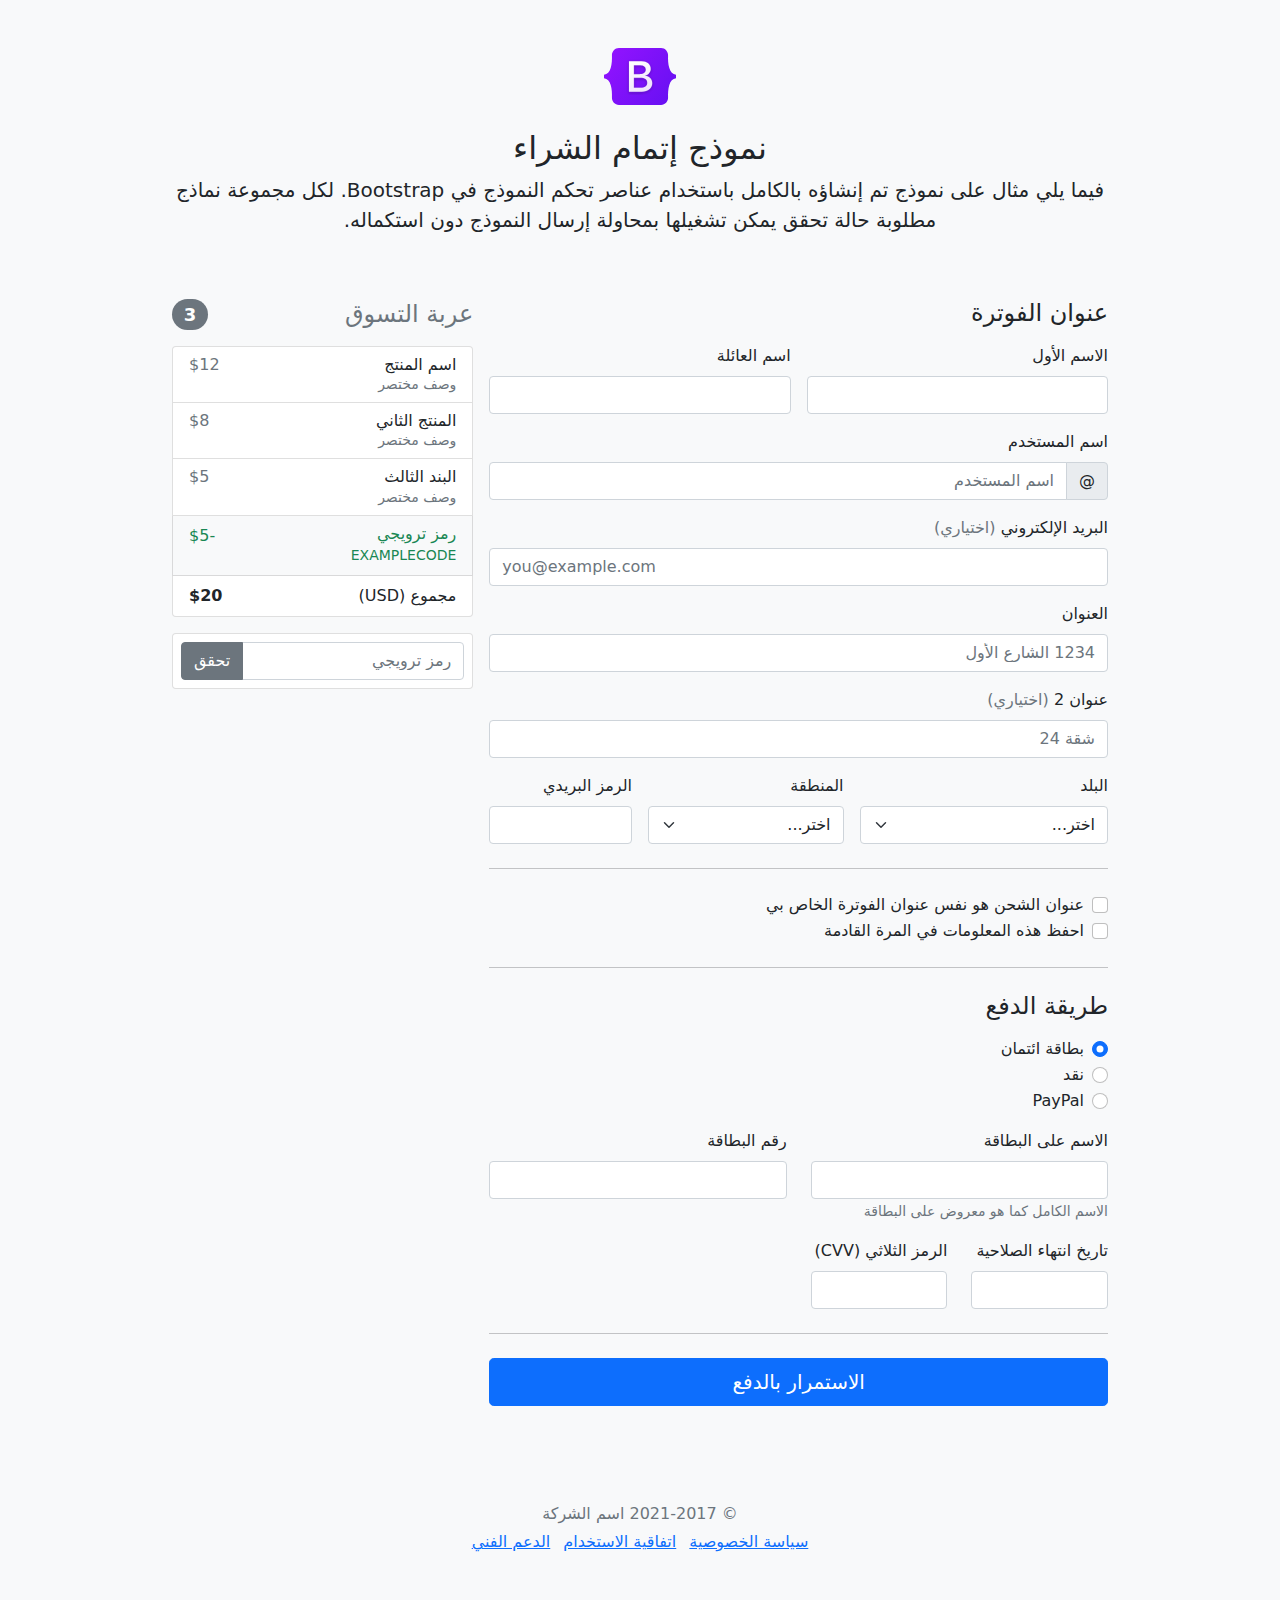
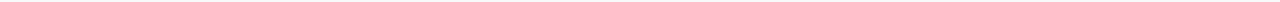
<file: bootstrap/bootstrap-5.0.2-examples/bootstrap-5.0.2-examples/checkout-rtl/index.html>
<!doctype html>
<html lang="ar" dir="rtl">
  <head>
    <meta charset="utf-8">
    <meta name="viewport" content="width=device-width, initial-scale=1">
    <meta name="description" content="">
    <meta name="author" content="Mark Otto, Jacob Thornton, and Bootstrap contributors">
    <meta name="generator" content="Hugo 0.84.0">
    <title>مثال إتمام الشراء · Bootstrap v5.0</title>

    <link rel="canonical" href="https://getbootstrap.com/docs/5.0/examples/checkout-rtl/">

    

    <!-- Bootstrap core CSS -->
<link href="../assets/dist/css/bootstrap.rtl.min.css" rel="stylesheet">

    <style>
      .bd-placeholder-img {
        font-size: 1.125rem;
        text-anchor: middle;
        -webkit-user-select: none;
        -moz-user-select: none;
        user-select: none;
      }

      @media (min-width: 768px) {
        .bd-placeholder-img-lg {
          font-size: 3.5rem;
        }
      }
    </style>

    
    <!-- Custom styles for this template -->
    <link href="../checkout/form-validation.css" rel="stylesheet">
  </head>
  <body class="bg-light">
    
<div class="container">
  <main>
    <div class="py-5 text-center">
      <img class="d-block mx-auto mb-4" src="../assets/brand/bootstrap-logo.svg" alt="" width="72" height="57">
      <h2>نموذج إتمام الشراء</h2>
      <p class="lead">فيما يلي مثال على نموذج تم إنشاؤه بالكامل باستخدام عناصر تحكم النموذج في Bootstrap. لكل مجموعة نماذج مطلوبة حالة تحقق يمكن تشغيلها بمحاولة إرسال النموذج دون استكماله.</p>
    </div>

    <div class="row g-3">
      <div class="col-md-5 col-lg-4 order-md-last">
        <h4 class="d-flex justify-content-between align-items-center mb-3">
          <span class="text-muted">عربة التسوق</span>
          <span class="badge bg-secondary rounded-pill">3</span>
        </h4>
        <ul class="list-group mb-3">
          <li class="list-group-item d-flex justify-content-between lh-sm">
            <div>
              <h6 class="my-0">اسم المنتج</h6>
              <small class="text-muted">وصف مختصر</small>
            </div>
            <span class="text-muted">$12</span>
          </li>
          <li class="list-group-item d-flex justify-content-between lh-sm">
            <div>
              <h6 class="my-0">المنتج الثاني</h6>
              <small class="text-muted">وصف مختصر</small>
            </div>
            <span class="text-muted">$8</span>
          </li>
          <li class="list-group-item d-flex justify-content-between lh-sm">
            <div>
              <h6 class="my-0">البند الثالث</h6>
              <small class="text-muted">وصف مختصر</small>
            </div>
            <span class="text-muted">$5</span>
          </li>
          <li class="list-group-item d-flex justify-content-between bg-light">
            <div class="text-success">
              <h6 class="my-0">رمز ترويجي</h6>
              <small>EXAMPLECODE</small>
            </div>
            <span class="text-success">-$5</span>
          </li>
          <li class="list-group-item d-flex justify-content-between">
            <span>مجموع (USD)</span>
            <strong>$20</strong>
          </li>
        </ul>

        <form class="card p-2">
          <div class="input-group">
            <input type="text" class="form-control" placeholder="رمز ترويجي">
            <button type="submit" class="btn btn-secondary">تحقق</button>
          </div>
        </form>
      </div>
      <div class="col-md-7 col-lg-8">
        <h4 class="mb-3">عنوان الفوترة</h4>
        <form class="needs-validation" novalidate>
          <div class="row g-3">
            <div class="col-sm-6">
              <label for="firstName" class="form-label">الاسم الأول</label>
              <input type="text" class="form-control" id="firstName" placeholder="" value="" required>
              <div class="invalid-feedback">
                يرجى إدخال اسم أول صحيح.
              </div>
            </div>

            <div class="col-sm-6">
              <label for="lastName" class="form-label">اسم العائلة</label>
              <input type="text" class="form-control" id="lastName" placeholder="" value="" required>
              <div class="invalid-feedback">
                يرجى إدخال اسم عائلة صحيح.
              </div>
            </div>

            <div class="col-12">
              <label for="username" class="form-label">اسم المستخدم</label>
              <div class="input-group has-validation">
                <span class="input-group-text">@</span>
                <input type="text" class="form-control" id="username" placeholder="اسم المستخدم" required>
              <div class="invalid-feedback">
                اسم المستخدم الخاص بك مطلوب.
                </div>
              </div>
            </div>

            <div class="col-12">
              <label for="email" class="form-label">البريد الإلكتروني <span class="text-muted">(اختياري)</span></label>
              <input type="email" class="form-control" id="email" placeholder="you@example.com">
              <div class="invalid-feedback">
                يرجى إدخال عنوان بريد إلكتروني صحيح لتصلكم تحديثات الشحن.
              </div>
            </div>

            <div class="col-12">
              <label for="address" class="form-label">العنوان</label>
              <input type="text" class="form-control" id="address" placeholder="1234 الشارع الأول" required>
              <div class="invalid-feedback">
                يرجى إدخال عنوان الشحن الخاص بك.
              </div>
            </div>

            <div class="col-12">
              <label for="address2" class="form-label">عنوان 2 <span class="text-muted">(اختياري)</span></label>
              <input type="text" class="form-control" id="address2" placeholder="شقة 24">
            </div>

            <div class="col-md-5">
              <label for="country" class="form-label">البلد</label>
              <select class="form-select" id="country" required>
                <option value="">اختر...</option>
                <option>الولايات المتحدة الأمريكية</option>
              </select>
              <div class="invalid-feedback">
                يرجى اختيار بلد صحيح.
              </div>
            </div>

            <div class="col-md-4">
              <label for="state" class="form-label">المنطقة</label>
              <select class="form-select" id="state" required>
                <option value="">اختر...</option>
                <option>كاليفورنيا</option>
              </select>
              <div class="invalid-feedback">
                يرجى اختيار اسم منطقة صحيح.
              </div>
            </div>

            <div class="col-md-3">
              <label for="zip" class="form-label">الرمز البريدي</label>
              <input type="text" class="form-control" id="zip" placeholder="" required>
              <div class="invalid-feedback">
                الرمز البريدي مطلوب.
              </div>
            </div>
          </div>

          <hr class="my-4">

          <div class="form-check">
            <input type="checkbox" class="form-check-input" id="same-address">
            <label class="form-check-label" for="same-address">عنوان الشحن هو نفس عنوان الفوترة الخاص بي</label>
          </div>

          <div class="form-check">
            <input type="checkbox" class="form-check-input" id="save-info">
            <label class="form-check-label" for="save-info">احفظ هذه المعلومات في المرة القادمة</label>
          </div>

          <hr class="my-4">

          <h4 class="mb-3">طريقة الدفع</h4>

          <div class="my-3">
            <div class="form-check">
              <input id="credit" name="paymentMethod" type="radio" class="form-check-input" checked required>
              <label class="form-check-label" for="credit">بطاقة ائتمان</label>
            </div>
            <div class="form-check">
              <input id="cash" name="paymentMethod" type="radio" class="form-check-input" required>
              <label class="form-check-label" for="cash">نقد</label>
            </div>
            <div class="form-check">
              <input id="paypal" name="paymentMethod" type="radio" class="form-check-input" required>
              <label class="form-check-label" for="paypal">PayPal</label>
            </div>
          </div>

          <div class="row gy-3">
            <div class="col-md-6">
              <label for="cc-name" class="form-label">الاسم على البطاقة</label>
              <input type="text" class="form-control" id="cc-name" placeholder="" required>
              <small class="text-muted">الاسم الكامل كما هو معروض على البطاقة</small>
              <div class="invalid-feedback">
                الاسم على البطاقة مطلوب
              </div>
            </div>

            <div class="col-md-6">
              <label for="cc-number" class="form-label">رقم البطاقة</label>
              <input type="text" class="form-control" id="cc-number" placeholder="" required>
              <div class="invalid-feedback">
                رقم بطاقة الائتمان مطلوب
              </div>
            </div>

            <div class="col-md-3">
              <label for="cc-expiration" class="form-label">تاريخ انتهاء الصلاحية</label>
              <input type="text" class="form-control" id="cc-expiration" placeholder="" required>
              <div class="invalid-feedback">
                تاريخ انتهاء الصلاحية مطلوب
              </div>
            </div>

            <div class="col-md-3">
              <label for="cc-cvv" class="form-label">الرمز الثلاثي (CVV)</label>
              <input type="text" class="form-control" id="cc-cvv" placeholder="" required>
              <div class="invalid-feedback">
                رمز الحماية مطلوب
              </div>
            </div>
          </div>

          <hr class="my-4">

          <button class="w-100 btn btn-primary btn-lg" type="submit">الاستمرار بالدفع</button>
        </form>
      </div>
    </div>
  </main>
  <footer class="my-5 pt-5 text-muted text-center text-small">
    <p class="mb-1">&copy; 2021-2017 اسم الشركة</p>
    <ul class="list-inline">
      <li class="list-inline-item"><a href="#">سياسة الخصوصية</a></li>
      <li class="list-inline-item"><a href="#">اتفاقية الاستخدام</a></li>
      <li class="list-inline-item"><a href="#">الدعم الفني</a></li>
    </ul>
  </footer>
</div>


    <script src="../assets/dist/js/bootstrap.bundle.min.js"></script>

      <script src="../checkout/form-validation.js"></script>
  </body>
</html>
</file>
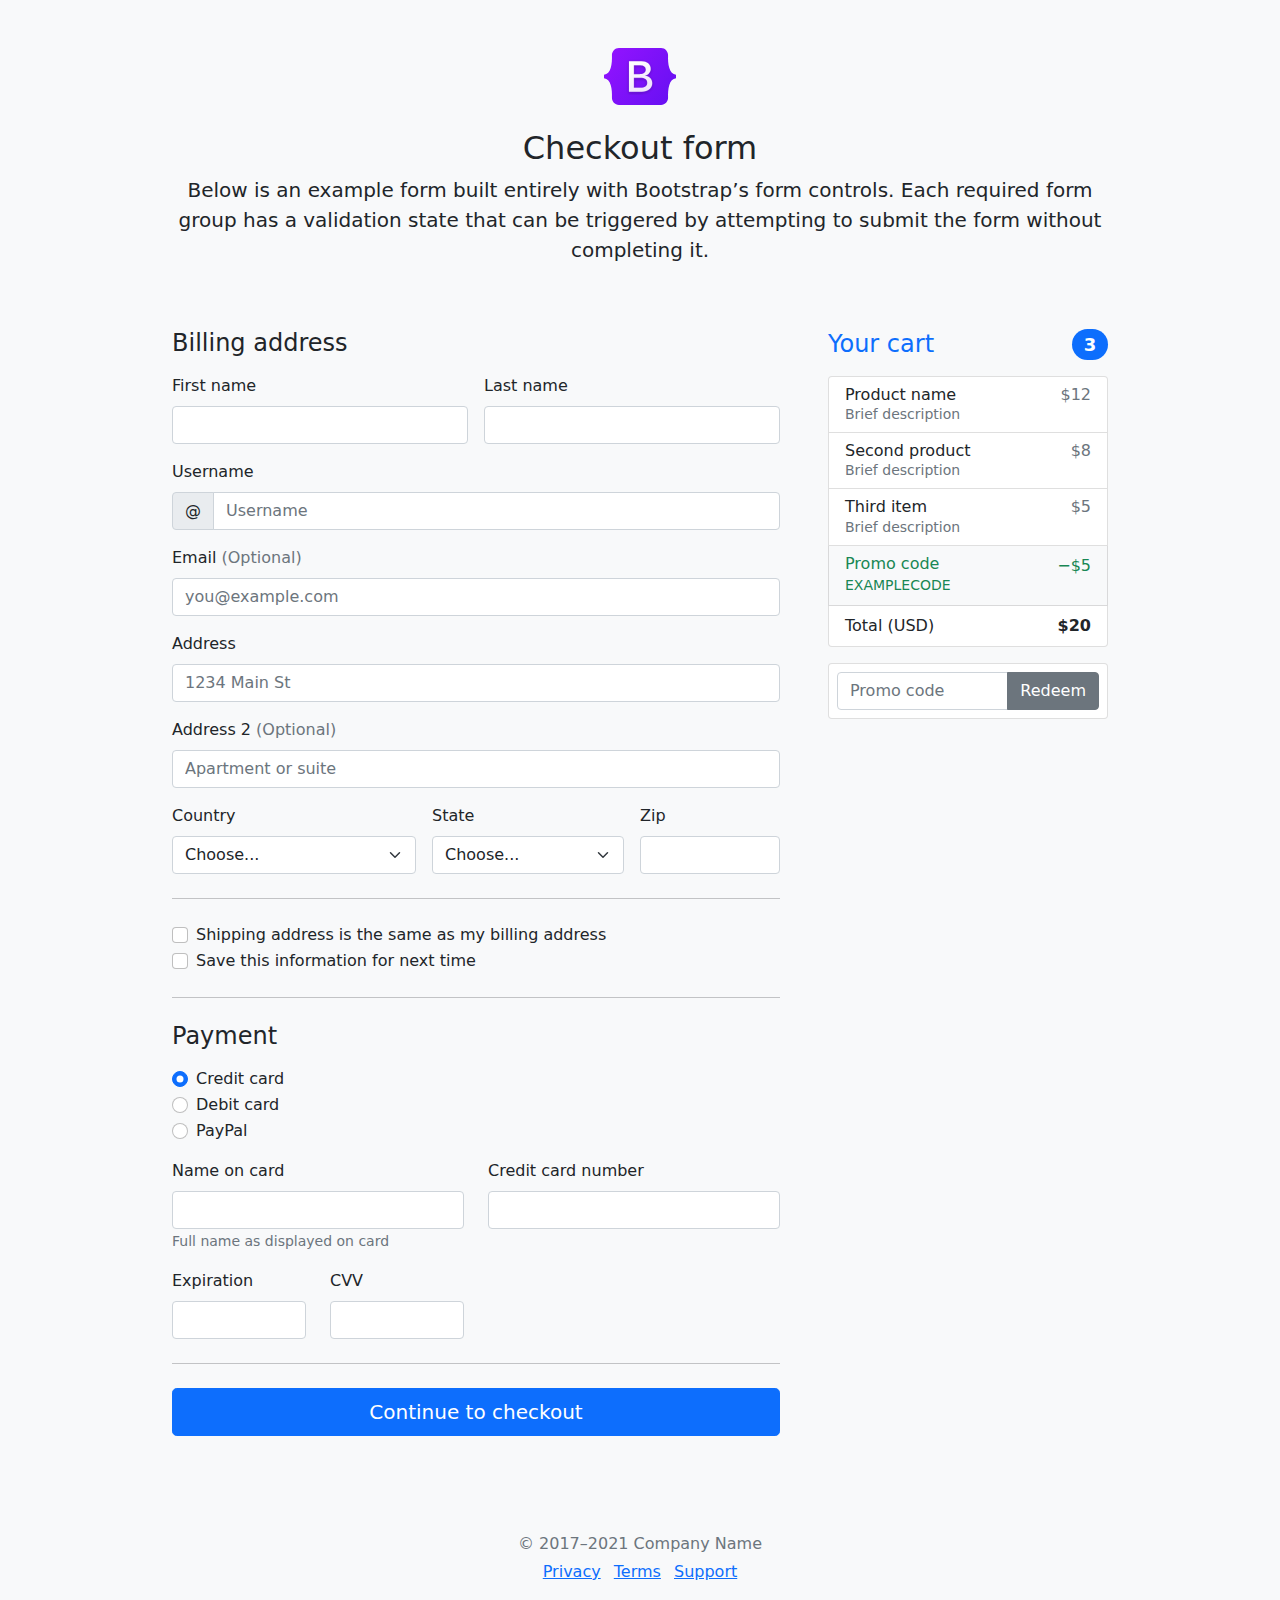
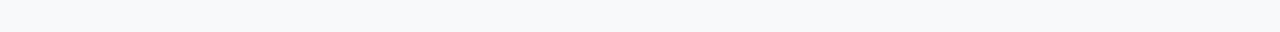
<file: bootstrap/bootstrap-5.0.2-examples/bootstrap-5.0.2-examples/checkout/index.html>
<!doctype html>
<html lang="en">
  <head>
    <meta charset="utf-8">
    <meta name="viewport" content="width=device-width, initial-scale=1">
    <meta name="description" content="">
    <meta name="author" content="Mark Otto, Jacob Thornton, and Bootstrap contributors">
    <meta name="generator" content="Hugo 0.84.0">
    <title>Checkout example · Bootstrap v5.0</title>

    <link rel="canonical" href="https://getbootstrap.com/docs/5.0/examples/checkout/">

    

    <!-- Bootstrap core CSS -->
<link href="../assets/dist/css/bootstrap.min.css" rel="stylesheet">

    <style>
      .bd-placeholder-img {
        font-size: 1.125rem;
        text-anchor: middle;
        -webkit-user-select: none;
        -moz-user-select: none;
        user-select: none;
      }

      @media (min-width: 768px) {
        .bd-placeholder-img-lg {
          font-size: 3.5rem;
        }
      }
    </style>

    
    <!-- Custom styles for this template -->
    <link href="form-validation.css" rel="stylesheet">
  </head>
  <body class="bg-light">
    
<div class="container">
  <main>
    <div class="py-5 text-center">
      <img class="d-block mx-auto mb-4" src="../assets/brand/bootstrap-logo.svg" alt="" width="72" height="57">
      <h2>Checkout form</h2>
      <p class="lead">Below is an example form built entirely with Bootstrap’s form controls. Each required form group has a validation state that can be triggered by attempting to submit the form without completing it.</p>
    </div>

    <div class="row g-5">
      <div class="col-md-5 col-lg-4 order-md-last">
        <h4 class="d-flex justify-content-between align-items-center mb-3">
          <span class="text-primary">Your cart</span>
          <span class="badge bg-primary rounded-pill">3</span>
        </h4>
        <ul class="list-group mb-3">
          <li class="list-group-item d-flex justify-content-between lh-sm">
            <div>
              <h6 class="my-0">Product name</h6>
              <small class="text-muted">Brief description</small>
            </div>
            <span class="text-muted">$12</span>
          </li>
          <li class="list-group-item d-flex justify-content-between lh-sm">
            <div>
              <h6 class="my-0">Second product</h6>
              <small class="text-muted">Brief description</small>
            </div>
            <span class="text-muted">$8</span>
          </li>
          <li class="list-group-item d-flex justify-content-between lh-sm">
            <div>
              <h6 class="my-0">Third item</h6>
              <small class="text-muted">Brief description</small>
            </div>
            <span class="text-muted">$5</span>
          </li>
          <li class="list-group-item d-flex justify-content-between bg-light">
            <div class="text-success">
              <h6 class="my-0">Promo code</h6>
              <small>EXAMPLECODE</small>
            </div>
            <span class="text-success">−$5</span>
          </li>
          <li class="list-group-item d-flex justify-content-between">
            <span>Total (USD)</span>
            <strong>$20</strong>
          </li>
        </ul>

        <form class="card p-2">
          <div class="input-group">
            <input type="text" class="form-control" placeholder="Promo code">
            <button type="submit" class="btn btn-secondary">Redeem</button>
          </div>
        </form>
      </div>
      <div class="col-md-7 col-lg-8">
        <h4 class="mb-3">Billing address</h4>
        <form class="needs-validation" novalidate>
          <div class="row g-3">
            <div class="col-sm-6">
              <label for="firstName" class="form-label">First name</label>
              <input type="text" class="form-control" id="firstName" placeholder="" value="" required>
              <div class="invalid-feedback">
                Valid first name is required.
              </div>
            </div>

            <div class="col-sm-6">
              <label for="lastName" class="form-label">Last name</label>
              <input type="text" class="form-control" id="lastName" placeholder="" value="" required>
              <div class="invalid-feedback">
                Valid last name is required.
              </div>
            </div>

            <div class="col-12">
              <label for="username" class="form-label">Username</label>
              <div class="input-group has-validation">
                <span class="input-group-text">@</span>
                <input type="text" class="form-control" id="username" placeholder="Username" required>
              <div class="invalid-feedback">
                  Your username is required.
                </div>
              </div>
            </div>

            <div class="col-12">
              <label for="email" class="form-label">Email <span class="text-muted">(Optional)</span></label>
              <input type="email" class="form-control" id="email" placeholder="you@example.com">
              <div class="invalid-feedback">
                Please enter a valid email address for shipping updates.
              </div>
            </div>

            <div class="col-12">
              <label for="address" class="form-label">Address</label>
              <input type="text" class="form-control" id="address" placeholder="1234 Main St" required>
              <div class="invalid-feedback">
                Please enter your shipping address.
              </div>
            </div>

            <div class="col-12">
              <label for="address2" class="form-label">Address 2 <span class="text-muted">(Optional)</span></label>
              <input type="text" class="form-control" id="address2" placeholder="Apartment or suite">
            </div>

            <div class="col-md-5">
              <label for="country" class="form-label">Country</label>
              <select class="form-select" id="country" required>
                <option value="">Choose...</option>
                <option>United States</option>
              </select>
              <div class="invalid-feedback">
                Please select a valid country.
              </div>
            </div>

            <div class="col-md-4">
              <label for="state" class="form-label">State</label>
              <select class="form-select" id="state" required>
                <option value="">Choose...</option>
                <option>California</option>
              </select>
              <div class="invalid-feedback">
                Please provide a valid state.
              </div>
            </div>

            <div class="col-md-3">
              <label for="zip" class="form-label">Zip</label>
              <input type="text" class="form-control" id="zip" placeholder="" required>
              <div class="invalid-feedback">
                Zip code required.
              </div>
            </div>
          </div>

          <hr class="my-4">

          <div class="form-check">
            <input type="checkbox" class="form-check-input" id="same-address">
            <label class="form-check-label" for="same-address">Shipping address is the same as my billing address</label>
          </div>

          <div class="form-check">
            <input type="checkbox" class="form-check-input" id="save-info">
            <label class="form-check-label" for="save-info">Save this information for next time</label>
          </div>

          <hr class="my-4">

          <h4 class="mb-3">Payment</h4>

          <div class="my-3">
            <div class="form-check">
              <input id="credit" name="paymentMethod" type="radio" class="form-check-input" checked required>
              <label class="form-check-label" for="credit">Credit card</label>
            </div>
            <div class="form-check">
              <input id="debit" name="paymentMethod" type="radio" class="form-check-input" required>
              <label class="form-check-label" for="debit">Debit card</label>
            </div>
            <div class="form-check">
              <input id="paypal" name="paymentMethod" type="radio" class="form-check-input" required>
              <label class="form-check-label" for="paypal">PayPal</label>
            </div>
          </div>

          <div class="row gy-3">
            <div class="col-md-6">
              <label for="cc-name" class="form-label">Name on card</label>
              <input type="text" class="form-control" id="cc-name" placeholder="" required>
              <small class="text-muted">Full name as displayed on card</small>
              <div class="invalid-feedback">
                Name on card is required
              </div>
            </div>

            <div class="col-md-6">
              <label for="cc-number" class="form-label">Credit card number</label>
              <input type="text" class="form-control" id="cc-number" placeholder="" required>
              <div class="invalid-feedback">
                Credit card number is required
              </div>
            </div>

            <div class="col-md-3">
              <label for="cc-expiration" class="form-label">Expiration</label>
              <input type="text" class="form-control" id="cc-expiration" placeholder="" required>
              <div class="invalid-feedback">
                Expiration date required
              </div>
            </div>

            <div class="col-md-3">
              <label for="cc-cvv" class="form-label">CVV</label>
              <input type="text" class="form-control" id="cc-cvv" placeholder="" required>
              <div class="invalid-feedback">
                Security code required
              </div>
            </div>
          </div>

          <hr class="my-4">

          <button class="w-100 btn btn-primary btn-lg" type="submit">Continue to checkout</button>
        </form>
      </div>
    </div>
  </main>

  <footer class="my-5 pt-5 text-muted text-center text-small">
    <p class="mb-1">&copy; 2017–2021 Company Name</p>
    <ul class="list-inline">
      <li class="list-inline-item"><a href="#">Privacy</a></li>
      <li class="list-inline-item"><a href="#">Terms</a></li>
      <li class="list-inline-item"><a href="#">Support</a></li>
    </ul>
  </footer>
</div>


    <script src="../assets/dist/js/bootstrap.bundle.min.js"></script>

      <script src="form-validation.js"></script>
  </body>
</html>
</file>
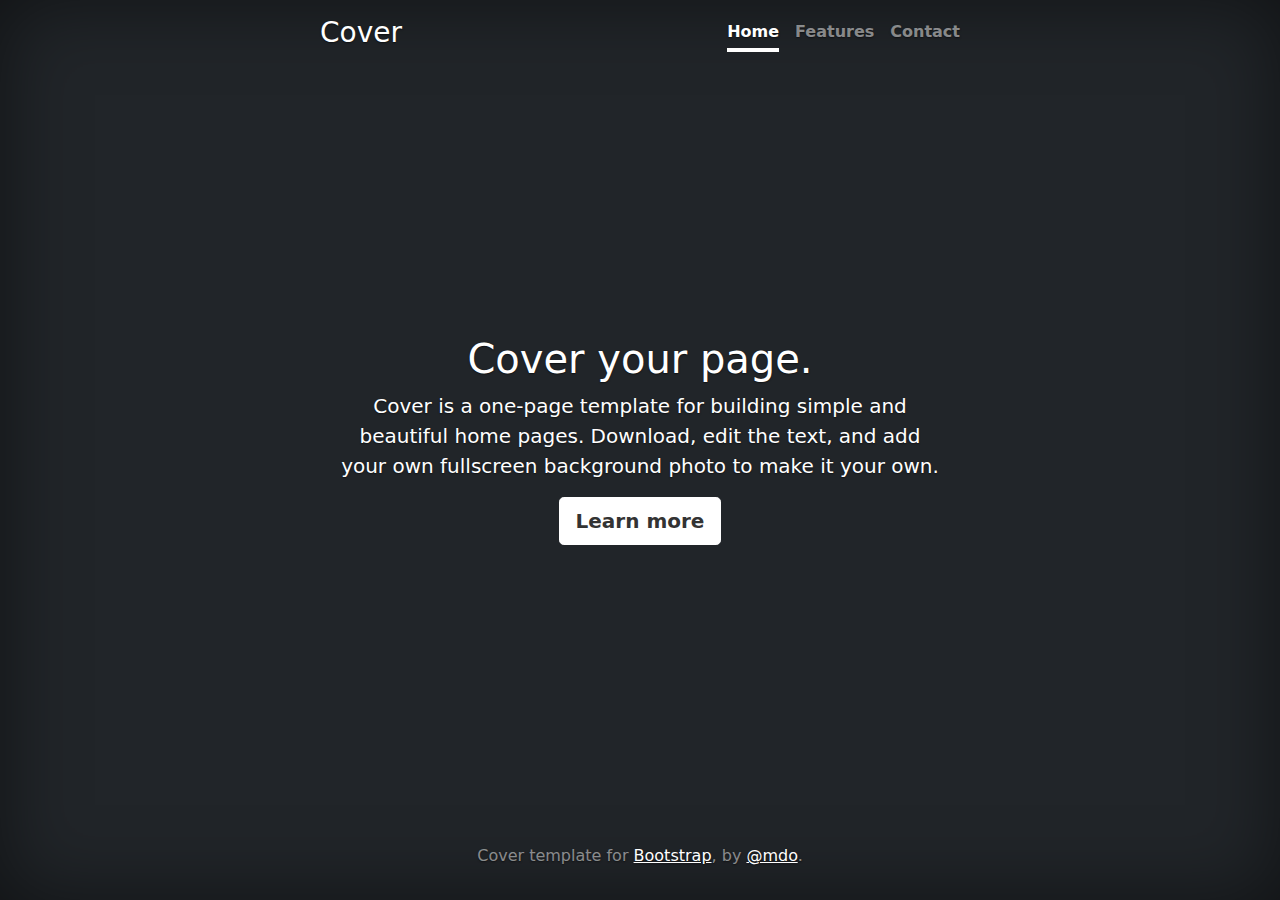
<file: bootstrap/bootstrap-5.0.2-examples/bootstrap-5.0.2-examples/cover/index.html>
<!doctype html>
<html lang="en" class="h-100">
  <head>
    <meta charset="utf-8">
    <meta name="viewport" content="width=device-width, initial-scale=1">
    <meta name="description" content="">
    <meta name="author" content="Mark Otto, Jacob Thornton, and Bootstrap contributors">
    <meta name="generator" content="Hugo 0.84.0">
    <title>Cover Template · Bootstrap v5.0</title>

    <link rel="canonical" href="https://getbootstrap.com/docs/5.0/examples/cover/">

    

    <!-- Bootstrap core CSS -->
<link href="../assets/dist/css/bootstrap.min.css" rel="stylesheet">

    <style>
      .bd-placeholder-img {
        font-size: 1.125rem;
        text-anchor: middle;
        -webkit-user-select: none;
        -moz-user-select: none;
        user-select: none;
      }

      @media (min-width: 768px) {
        .bd-placeholder-img-lg {
          font-size: 3.5rem;
        }
      }
    </style>

    
    <!-- Custom styles for this template -->
    <link href="cover.css" rel="stylesheet">
  </head>
  <body class="d-flex h-100 text-center text-white bg-dark">
    
<div class="cover-container d-flex w-100 h-100 p-3 mx-auto flex-column">
  <header class="mb-auto">
    <div>
      <h3 class="float-md-start mb-0">Cover</h3>
      <nav class="nav nav-masthead justify-content-center float-md-end">
        <a class="nav-link active" aria-current="page" href="#">Home</a>
        <a class="nav-link" href="#">Features</a>
        <a class="nav-link" href="#">Contact</a>
      </nav>
    </div>
  </header>

  <main class="px-3">
    <h1>Cover your page.</h1>
    <p class="lead">Cover is a one-page template for building simple and beautiful home pages. Download, edit the text, and add your own fullscreen background photo to make it your own.</p>
    <p class="lead">
      <a href="#" class="btn btn-lg btn-secondary fw-bold border-white bg-white">Learn more</a>
    </p>
  </main>

  <footer class="mt-auto text-white-50">
    <p>Cover template for <a href="https://getbootstrap.com/" class="text-white">Bootstrap</a>, by <a href="https://twitter.com/mdo" class="text-white">@mdo</a>.</p>
  </footer>
</div>


    
  </body>
</html>
</file>
<file: styles.css>
#titre1A{
    text-align: center;
    color: white;
    text-shadow: black 3px  5px 5px;
    font-size: 2.5em;
}
.titreA{
    text-align: center;
    color: white;
    text-shadow: black 3px  5px 5px;
    font-size: 2.5em;
}

.titreA ,h2{
    text-align: center;
    
    text-shadow: black 3px  5px 5px;
    font-size: 2.5em;
}
.imageA{
    display: flex;
    justify-content: center;
}
header #image{
    background: url(image/image/header.jpg) fixed no-repeat;
    height: 150px;
    background-size: cover;
    display: flex;
   
}
header .aspirant {
    display: flex;
    align-items: center;
    padding: 20px;
    color: azure;
}
.footercontact{
    display: flex;
    align-items: center;
    justify-content: center;
    
}
.footercontact li, a{
    color: brown;
    display: flex;
    align-items: center;
    justify-content: center;
    text-decoration: none;
}



#photo1A{
    background-color: burlywood;
    background-size: cover;
   
    padding: 20px ;
    margin: 0px 10px 10px 10px;
}
#num{
    background-color: gray;
    background-size: cover;
    padding: 20px;
    margin-top: 20px;
    margin: 0px 10px 0px 10px;
}
#numérisation{
    font-size: 2em;
}
#avantage{
    background: url('image/titre.jpg') fixed no-repeat;
    background-size: cover;
    height: 80px;
}
#premierimage{
    background: url("../image/titre.jpg") no-repeat;
    background-size: cover;
    height: 80vh;
    margin: 10px;
}

.carousel{
    display: flex;
    justify-content: center;
    align-items: center;
}
.row{
    padding: 30px;
    display: flex;
    justify-content: center;
    align-items: center;
}
footer{
    border-color: cadetblue;
}
</file>
<file: bootstrap/bootstrap-5.0.2-examples/bootstrap-5.0.2-examples/blog/blog.rtl.css>
/* stylelint-disable selector-list-comma-newline-after */

.blog-header {
  line-height: 1;
  border-bottom: 1px solid #e5e5e5;
}

.blog-header-logo {
  font-family: Amiri, Georgia, "Times New Roman", serif;
  font-size: 2.25rem;
}

.blog-header-logo:hover {
  text-decoration: none;
}

h1, h2, h3, h4, h5, h6 {
  font-family: Amiri, Georgia, "Times New Roman", serif;
}

.display-4 {
  font-size: 2.5rem;
}
@media (min-width: 768px) {
  .display-4 {
    font-size: 3rem;
  }
}

.nav-scroller {
  position: relative;
  z-index: 2;
  height: 2.75rem;
  overflow-y: hidden;
}

.nav-scroller .nav {
  display: flex;
  flex-wrap: nowrap;
  padding-bottom: 1rem;
  margin-top: -1px;
  overflow-x: auto;
  text-align: center;
  white-space: nowrap;
  -webkit-overflow-scrolling: touch;
}

.nav-scroller .nav-link {
  padding-top: .75rem;
  padding-bottom: .75rem;
  font-size: .875rem;
}

.card-img-right {
  height: 100%;
  border-radius: 3px 0 0 3px;
}

.flex-auto {
  flex: 0 0 auto;
}

.h-250 { height: 250px; }
@media (min-width: 768px) {
  .h-md-250 { height: 250px; }
}

/* Pagination */
.blog-pagination {
  margin-bottom: 4rem;
}
.blog-pagination > .btn {
  border-radius: 2rem;
}

/*
 * Blog posts
 */
.blog-post {
  margin-bottom: 4rem;
}
.blog-post-title {
  margin-bottom: .25rem;
  font-size: 2.5rem;
}
.blog-post-meta {
  margin-bottom: 1.25rem;
  color: #727272;
}

/*
 * Footer
 */
.blog-footer {
  padding: 2.5rem 0;
  color: #727272;
  text-align: center;
  background-color: #f9f9f9;
  border-top: .05rem solid #e5e5e5;
}
.blog-footer p:last-child {
  margin-bottom: 0;
}
</file>
<file: bootstrap/bootstrap-5.0.2-examples/bootstrap-5.0.2-examples/blog/blog.css>
/* stylelint-disable selector-list-comma-newline-after */

.blog-header {
  line-height: 1;
  border-bottom: 1px solid #e5e5e5;
}

.blog-header-logo {
  font-family: "Playfair Display", Georgia, "Times New Roman", serif/*rtl:Amiri, Georgia, "Times New Roman", serif*/;
  font-size: 2.25rem;
}

.blog-header-logo:hover {
  text-decoration: none;
}

h1, h2, h3, h4, h5, h6 {
  font-family: "Playfair Display", Georgia, "Times New Roman", serif/*rtl:Amiri, Georgia, "Times New Roman", serif*/;
}

.display-4 {
  font-size: 2.5rem;
}
@media (min-width: 768px) {
  .display-4 {
    font-size: 3rem;
  }
}

.nav-scroller {
  position: relative;
  z-index: 2;
  height: 2.75rem;
  overflow-y: hidden;
}

.nav-scroller .nav {
  display: flex;
  flex-wrap: nowrap;
  padding-bottom: 1rem;
  margin-top: -1px;
  overflow-x: auto;
  text-align: center;
  white-space: nowrap;
  -webkit-overflow-scrolling: touch;
}

.nav-scroller .nav-link {
  padding-top: .75rem;
  padding-bottom: .75rem;
  font-size: .875rem;
}

.card-img-right {
  height: 100%;
  border-radius: 0 3px 3px 0;
}

.flex-auto {
  flex: 0 0 auto;
}

.h-250 { height: 250px; }
@media (min-width: 768px) {
  .h-md-250 { height: 250px; }
}

/* Pagination */
.blog-pagination {
  margin-bottom: 4rem;
}
.blog-pagination > .btn {
  border-radius: 2rem;
}

/*
 * Blog posts
 */
.blog-post {
  margin-bottom: 4rem;
}
.blog-post-title {
  margin-bottom: .25rem;
  font-size: 2.5rem;
}
.blog-post-meta {
  margin-bottom: 1.25rem;
  color: #727272;
}

/*
 * Footer
 */
.blog-footer {
  padding: 2.5rem 0;
  color: #727272;
  text-align: center;
  background-color: #f9f9f9;
  border-top: .05rem solid #e5e5e5;
}
.blog-footer p:last-child {
  margin-bottom: 0;
}
</file>
<file: bootstrap/bootstrap-5.0.2-examples/bootstrap-5.0.2-examples/carousel/carousel.rtl.css>
/* GLOBAL STYLES
-------------------------------------------------- */
/* Padding below the footer and lighter body text */

body {
  padding-top: 3rem;
  padding-bottom: 3rem;
  color: #5a5a5a;
}


/* CUSTOMIZE THE CAROUSEL
-------------------------------------------------- */

/* Carousel base class */
.carousel {
  margin-bottom: 4rem;
}
/* Since positioning the image, we need to help out the caption */
.carousel-caption {
  bottom: 3rem;
  z-index: 10;
}

/* Declare heights because of positioning of img element */
.carousel-item {
  height: 32rem;
}
.carousel-item > img {
  position: absolute;
  top: 0;
  right: 0;
  min-width: 100%;
  height: 32rem;
}


/* MARKETING CONTENT
-------------------------------------------------- */

/* Center align the text within the three columns below the carousel */
.marketing .col-lg-4 {
  margin-bottom: 1.5rem;
  text-align: center;
}
.marketing h2 {
  font-weight: 400;
}
.marketing .col-lg-4 p {
  margin-right: .75rem;
  margin-left: .75rem;
}


/* Featurettes
------------------------- */

.featurette-divider {
  margin: 5rem 0; /* Space out the Bootstrap <hr> more */
}

/* Thin out the marketing headings */
.featurette-heading {
  font-weight: 300;
  line-height: 1;
}


/* RESPONSIVE CSS
-------------------------------------------------- */

@media (min-width: 40em) {
  /* Bump up size of carousel content */
  .carousel-caption p {
    margin-bottom: 1.25rem;
    font-size: 1.25rem;
    line-height: 1.4;
  }

  .featurette-heading {
    font-size: 50px;
  }
}

@media (min-width: 62em) {
  .featurette-heading {
    margin-top: 7rem;
  }
}
</file>
<file: bootstrap/bootstrap-5.0.2-examples/bootstrap-5.0.2-examples/carousel/carousel.css>
/* GLOBAL STYLES
-------------------------------------------------- */
/* Padding below the footer and lighter body text */

body {
  padding-top: 3rem;
  padding-bottom: 3rem;
  color: #5a5a5a;
}


/* CUSTOMIZE THE CAROUSEL
-------------------------------------------------- */

/* Carousel base class */
.carousel {
  margin-bottom: 4rem;
}
/* Since positioning the image, we need to help out the caption */
.carousel-caption {
  bottom: 3rem;
  z-index: 10;
}

/* Declare heights because of positioning of img element */
.carousel-item {
  height: 32rem;
}
.carousel-item > img {
  position: absolute;
  top: 0;
  left: 0;
  min-width: 100%;
  height: 32rem;
}


/* MARKETING CONTENT
-------------------------------------------------- */

/* Center align the text within the three columns below the carousel */
.marketing .col-lg-4 {
  margin-bottom: 1.5rem;
  text-align: center;
}
.marketing h2 {
  font-weight: 400;
}
/* rtl:begin:ignore */
.marketing .col-lg-4 p {
  margin-right: .75rem;
  margin-left: .75rem;
}
/* rtl:end:ignore */


/* Featurettes
------------------------- */

.featurette-divider {
  margin: 5rem 0; /* Space out the Bootstrap <hr> more */
}

/* Thin out the marketing headings */
.featurette-heading {
  font-weight: 300;
  line-height: 1;
  /* rtl:remove */
  letter-spacing: -.05rem;
}


/* RESPONSIVE CSS
-------------------------------------------------- */

@media (min-width: 40em) {
  /* Bump up size of carousel content */
  .carousel-caption p {
    margin-bottom: 1.25rem;
    font-size: 1.25rem;
    line-height: 1.4;
  }

  .featurette-heading {
    font-size: 50px;
  }
}

@media (min-width: 62em) {
  .featurette-heading {
    margin-top: 7rem;
  }
}
</file>
<file: bootstrap/bootstrap-5.0.2-examples/bootstrap-5.0.2-examples/checkout/form-validation.css>
.container {
  max-width: 960px;
}
</file>
<file: bootstrap/bootstrap-5.0.2-examples/bootstrap-5.0.2-examples/cover/cover.css>
/*
 * Globals
 */


/* Custom default button */
.btn-secondary,
.btn-secondary:hover,
.btn-secondary:focus {
  color: #333;
  text-shadow: none; /* Prevent inheritance from `body` */
}


/*
 * Base structure
 */

body {
  text-shadow: 0 .05rem .1rem rgba(0, 0, 0, .5);
  box-shadow: inset 0 0 5rem rgba(0, 0, 0, .5);
}

.cover-container {
  max-width: 42em;
}


/*
 * Header
 */

.nav-masthead .nav-link {
  padding: .25rem 0;
  font-weight: 700;
  color: rgba(255, 255, 255, .5);
  background-color: transparent;
  border-bottom: .25rem solid transparent;
}

.nav-masthead .nav-link:hover,
.nav-masthead .nav-link:focus {
  border-bottom-color: rgba(255, 255, 255, .25);
}

.nav-masthead .nav-link + .nav-link {
  margin-left: 1rem;
}

.nav-masthead .active {
  color: #fff;
  border-bottom-color: #fff;
}
</file>
<file: bootstrap/bootstrap-5.0.2-examples/bootstrap-5.0.2-examples/cheatsheet/cheatsheet.rtl.css>
body {
  scroll-behavior: smooth;
}

/**
 * Bootstrap "Journal code" icon
 * @link https://icons.getbootstrap.com/icons/journal-code/
 */
.bd-heading a::before {
  display: inline-block;
  width: 1em;
  height: 1em;
  margin-left: .25rem;
  content: "";
  background-image: url("data:image/svg+xml,%3Csvg xmlns='http://www.w3.org/2000/svg' fill='%25230d6efd' viewBox='0 0 16 16'%3E%3Cpath d='M4 1h8a2 2 0 0 1 2 2v10a2 2 0 0 1-2 2H4a2 2 0 0 1-2-2h1a1 1 0 0 0 1 1h8a1 1 0 0 0 1-1V3a1 1 0 0 0-1-1H4a1 1 0 0 0-1 1H2a2 2 0 0 1 2-2z'/%3E%3Cpath d='M2 5v-.5a.5.5 0 0 1 1 0V5h.5a.5.5 0 0 1 0 1h-2a.5.5 0 0 1 0-1H2zm0 3v-.5a.5.5 0 0 1 1 0V8h.5a.5.5 0 0 1 0 1h-2a.5.5 0 0 1 0-1H2zm0 3v-.5a.5.5 0 0 1 1 0v.5h.5a.5.5 0 0 1 0 1h-2a.5.5 0 0 1 0-1H2z'/%3E%3Cpath fill-rule='evenodd' d='M8.646 5.646a.5.5 0 0 1 .708 0l2 2a.5.5 0 0 1 0 .708l-2 2a.5.5 0 0 1-.708-.708L10.293 8 8.646 6.354a.5.5 0 0 1 0-.708zm-1.292 0a.5.5 0 0 0-.708 0l-2 2a.5.5 0 0 0 0 .708l2 2a.5.5 0 0 0 .708-.708L5.707 8l1.647-1.646a.5.5 0 0 0 0-.708z'/%3E%3C/svg%3E");
  background-size: 1em;
}

/* stylelint-disable-next-line selector-max-universal */
.bd-heading + div > * + * {
  margin-top: 3rem;
}

/* Table of contents */
.bd-aside a {
  padding: .1875rem .5rem;
  margin-top: .125rem;
  margin-right: .3125rem;
  color: rgba(0, 0, 0, .65);
  text-decoration: none;
}

.bd-aside a:hover,
.bd-aside a:focus {
  color: rgba(0, 0, 0, .85);
  background-color: rgba(121, 82, 179, .1);
}

.bd-aside .active {
  font-weight: 600;
  color: rgba(0, 0, 0, .85);
}

.bd-aside .btn {
  padding: .25rem .5rem;
  font-weight: 600;
  color: rgba(0, 0, 0, .65);
  border: 0;
}

.bd-aside .btn:hover,
.bd-aside .btn:focus {
  color: rgba(0, 0, 0, .85);
  background-color: rgba(121, 82, 179, .1);
}

.bd-aside .btn:focus {
  box-shadow: 0 0 0 1px rgba(121, 82, 179, .7);
}

.bd-aside .btn::before {
  width: 1.25em;
  line-height: 0;
  content: url("data:image/svg+xml,%3csvg xmlns='http://www.w3.org/2000/svg' width='16' height='16' viewBox='0 0 16 16'%3e%3cpath fill='none' stroke='rgba%280,0,0,.5%29' stroke-linecap='round' stroke-linejoin='round' stroke-width='2' d='M5 14l6-6-6-6'/%3e%3c/svg%3e");
  transition: transform .35s ease;
  transform: rotate(180deg) translateX(-2px);
  transform-origin: .5em 50%;
}

.bd-aside .btn[aria-expanded="true"]::before {
  transform: rotate(90deg);
}


/* Examples */
.scrollspy-example {
  position: relative;
  height: 200px;
  margin-top: .5rem;
  overflow: auto;
}

[id="modal"] .bd-example .btn,
[id="buttons"] .bd-example .btn,
[id="tooltips"] .bd-example .btn,
[id="popovers"] .bd-example .btn,
[id="dropdowns"] .bd-example .btn-group,
[id="dropdowns"] .bd-example .dropdown,
[id="dropdowns"] .bd-example .dropup,
[id="dropdowns"] .bd-example .dropend,
[id="dropdowns"] .bd-example .dropstart {
  margin: 0 0 1rem 1rem;
}

/* Layout */
@media (min-width: 1200px) {
  body {
    display: grid;
    gap: 1rem;
    grid-template-columns: 1fr 4fr 1fr;
    grid-template-rows: auto;
  }

  .bd-header {
    position: fixed;
    top: 0;
    right: 0;
    left: 0;
    z-index: 1030;
    grid-column: 1 / span 3;
  }

  .bd-aside,
  .bd-cheatsheet {
    padding-top: 4rem;
  }

  /**
   * 1. Too bad only Firefox supports subgrids ATM
   */
  .bd-cheatsheet,
  .bd-cheatsheet section,
  .bd-cheatsheet article {
    display: inherit; /* 1 */
    gap: inherit; /* 1 */
    grid-template-columns: 1fr 4fr;
    grid-column: 1 / span 2;
    grid-template-rows: auto;
  }

  .bd-aside {
    grid-area: 1 / 3;
    scroll-margin-top: 4rem;
  }

  .bd-cheatsheet section,
  .bd-cheatsheet section > h2 {
    top: 2rem;
    scroll-margin-top: 2rem;
  }

  .bd-cheatsheet section > h2::before {
    position: absolute;
    top: 0;
    right: 0;
    bottom: -2rem;
    left: 0;
    z-index: -1;
    content: "";
    background-image: linear-gradient(to bottom, rgba(255, 255, 255, 1) calc(100% - 3rem), rgba(255, 255, 255, .01));
  }

  .bd-cheatsheet article,
  .bd-cheatsheet .bd-heading {
    top: 8rem;
    scroll-margin-top: 8rem;
  }

  .bd-cheatsheet .bd-heading {
    z-index: 1;
  }
}
</file>
